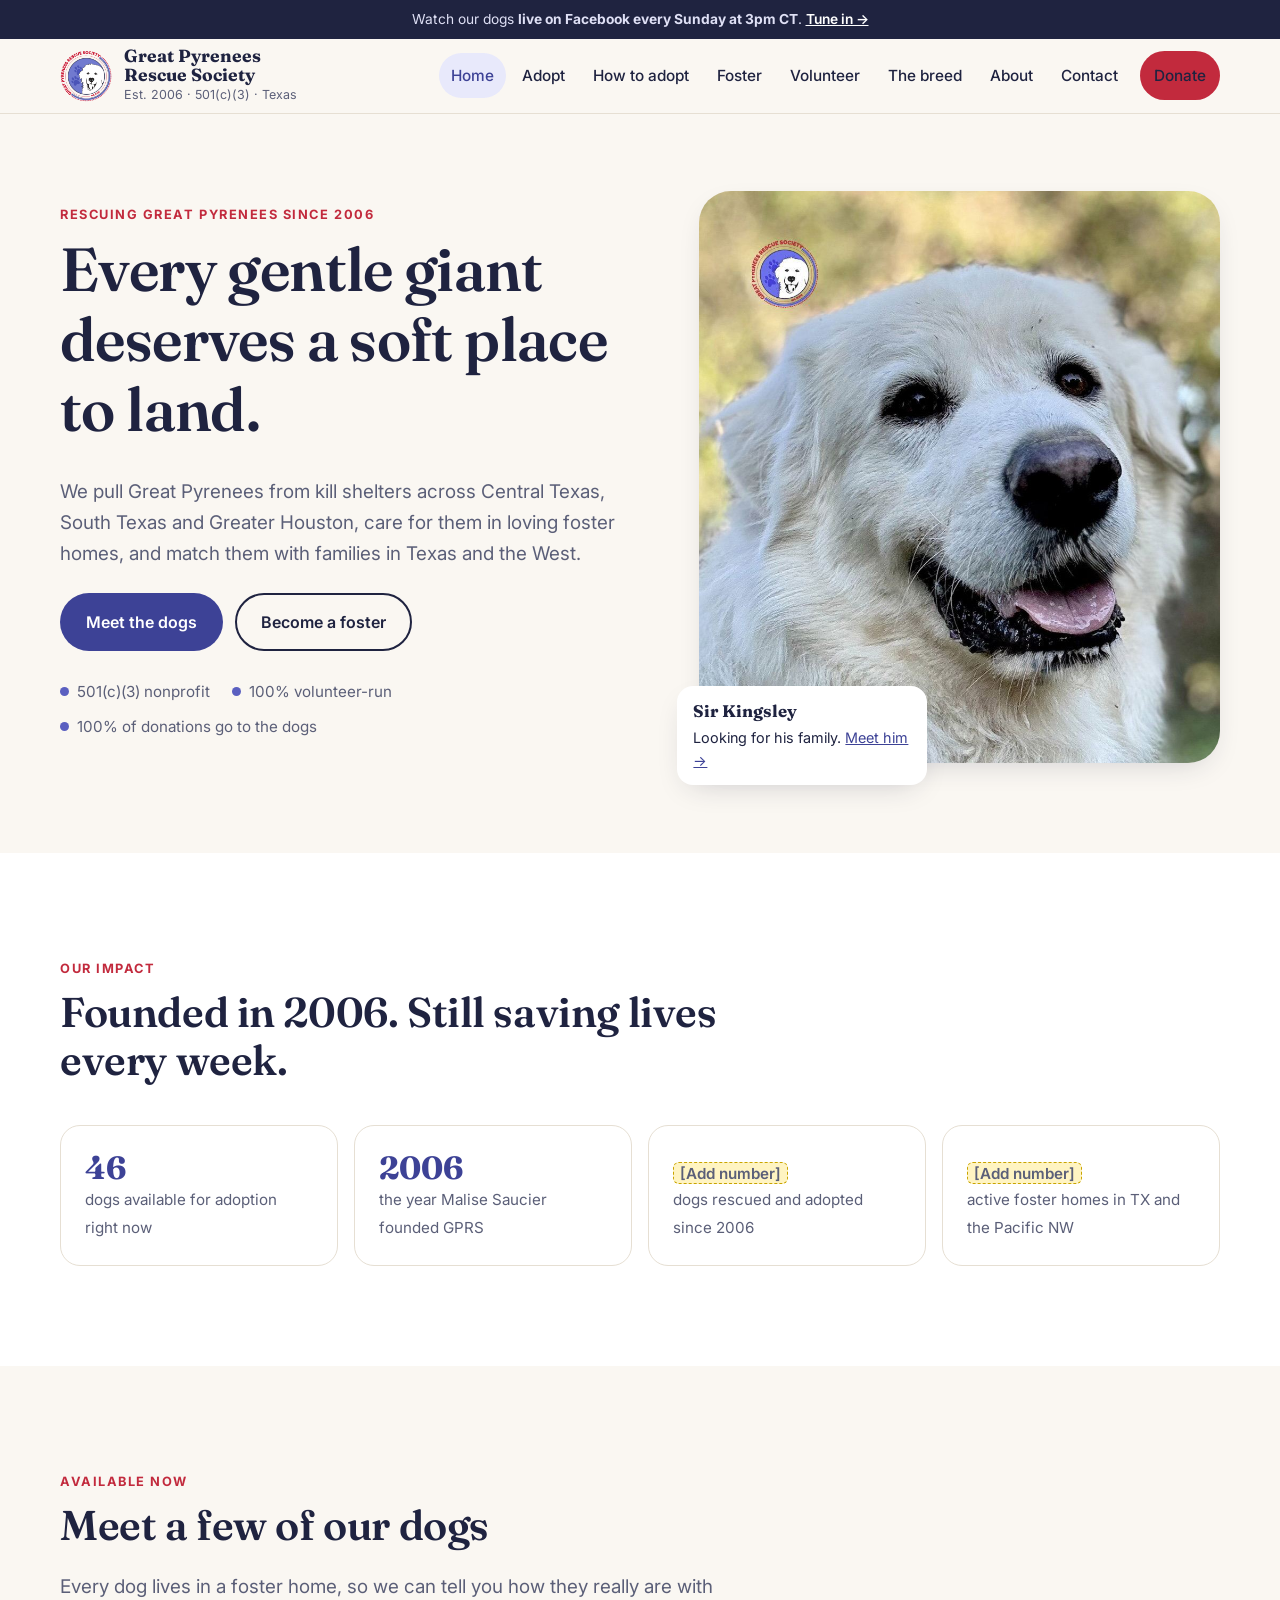
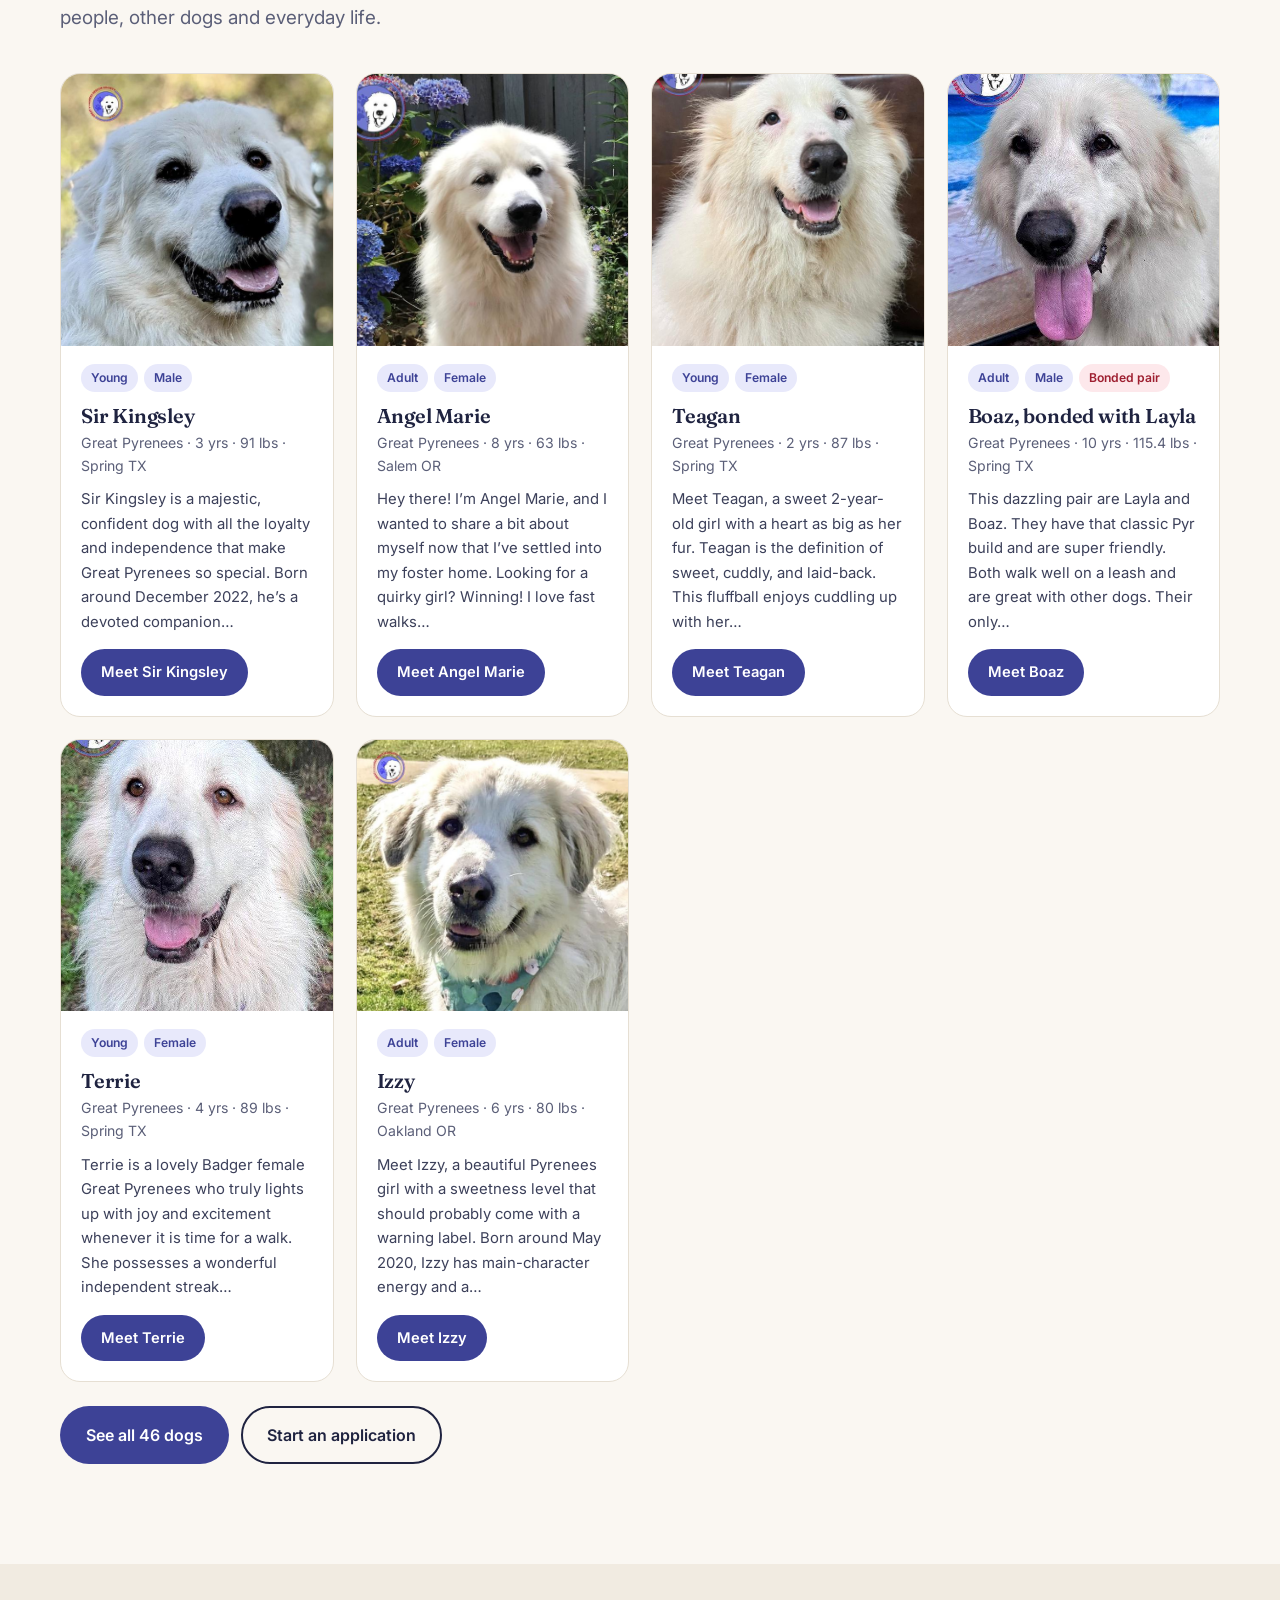
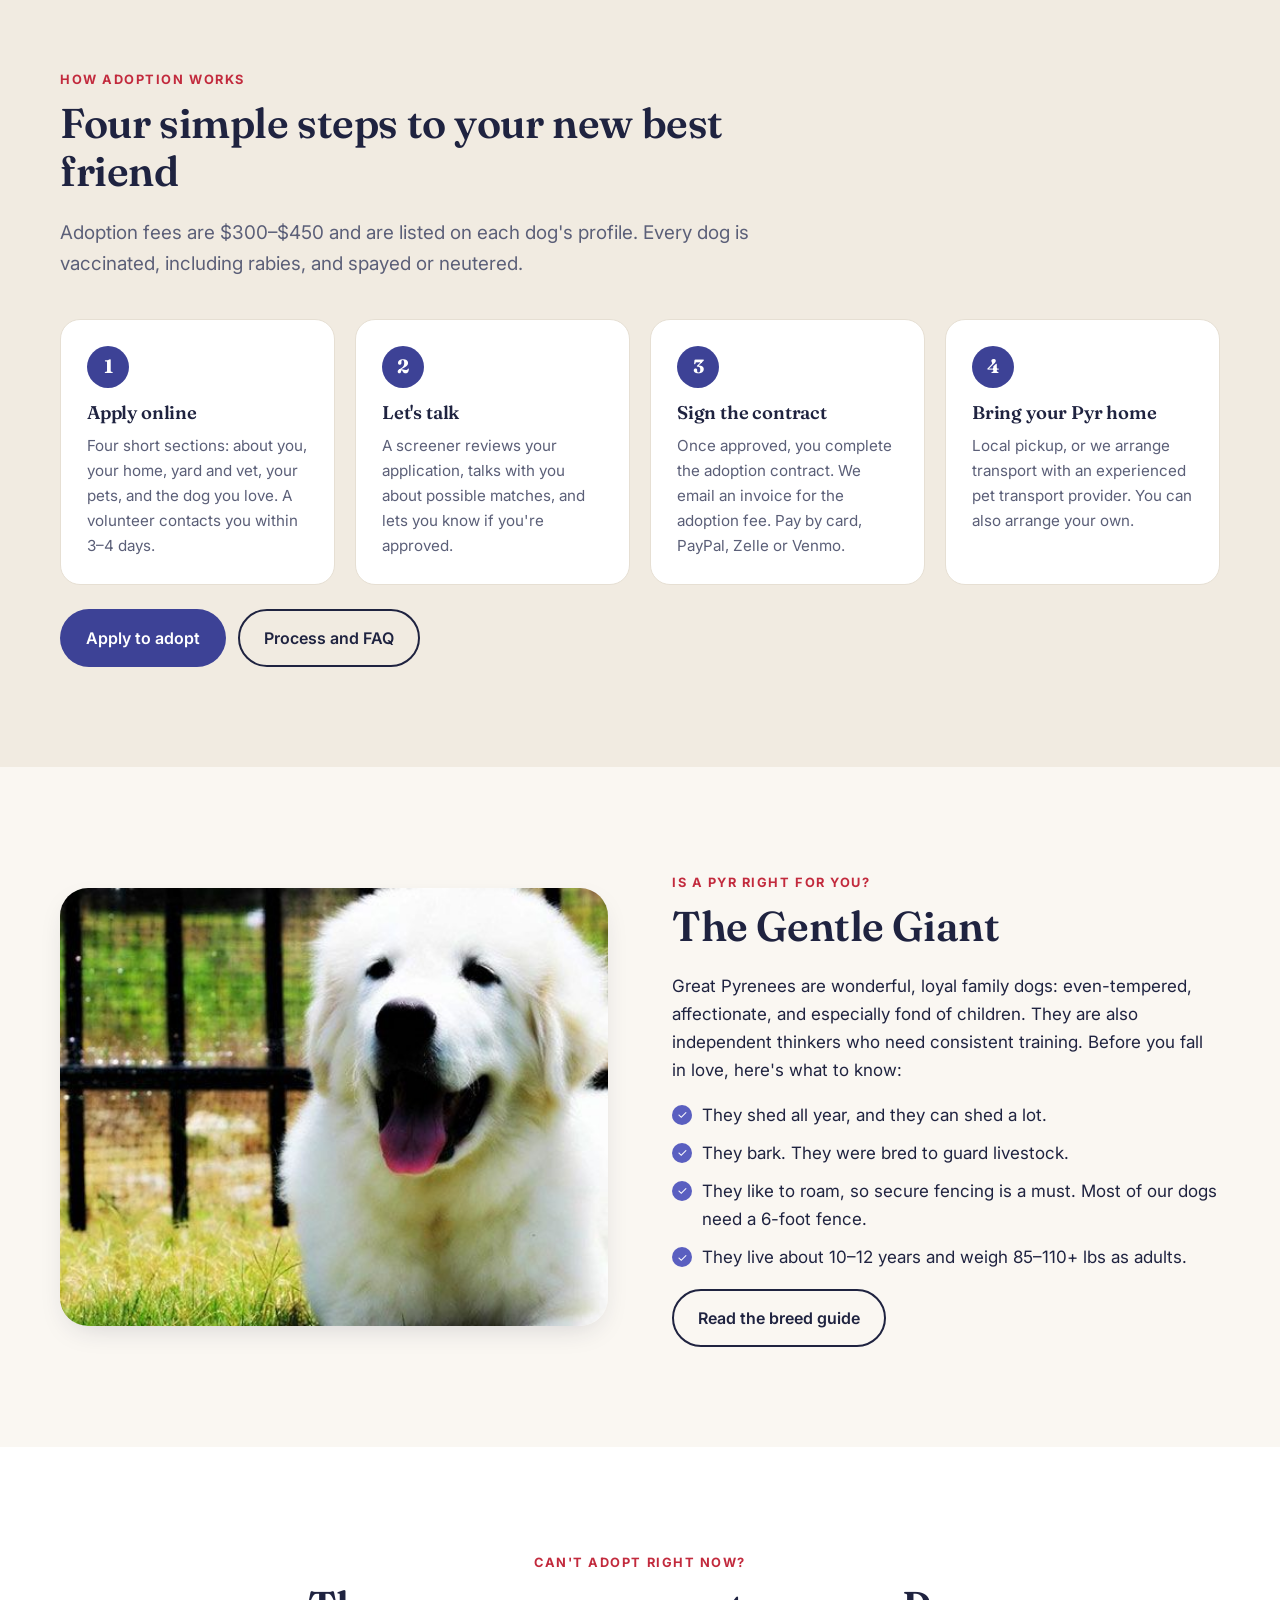
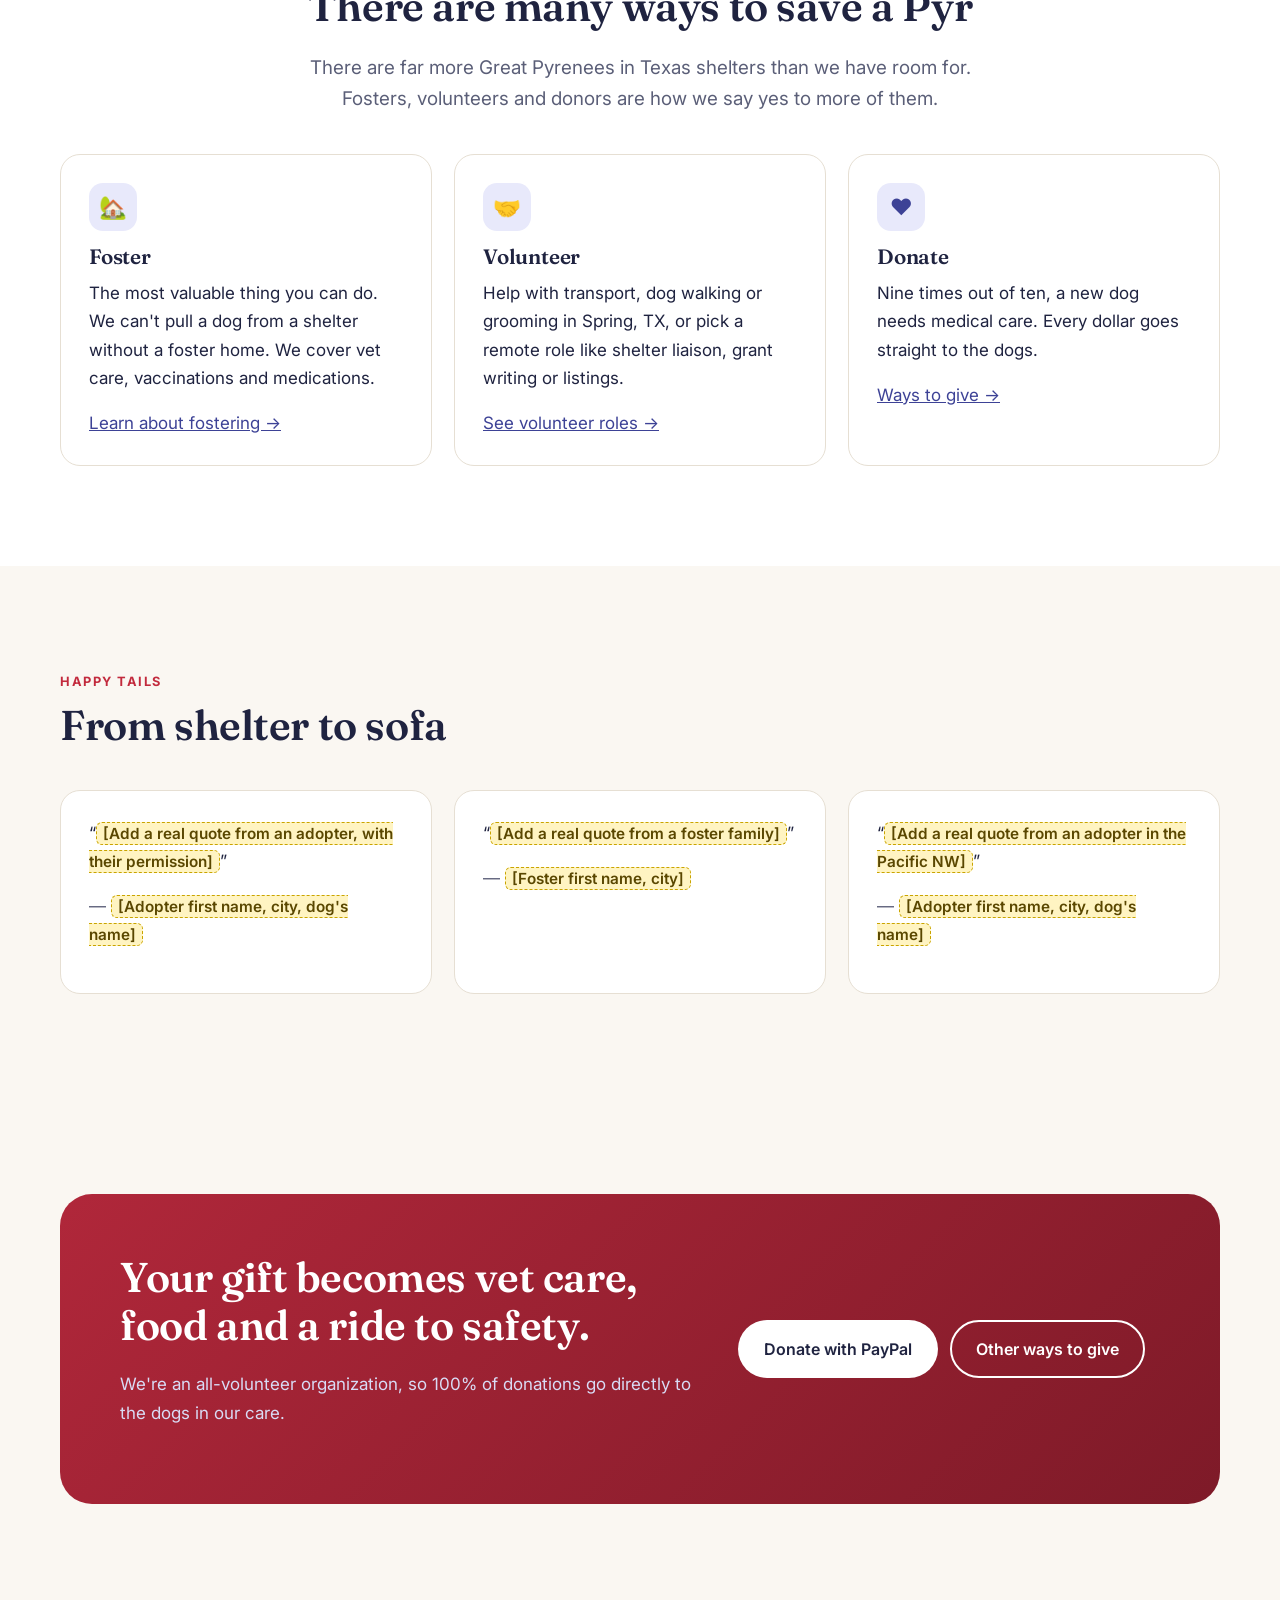
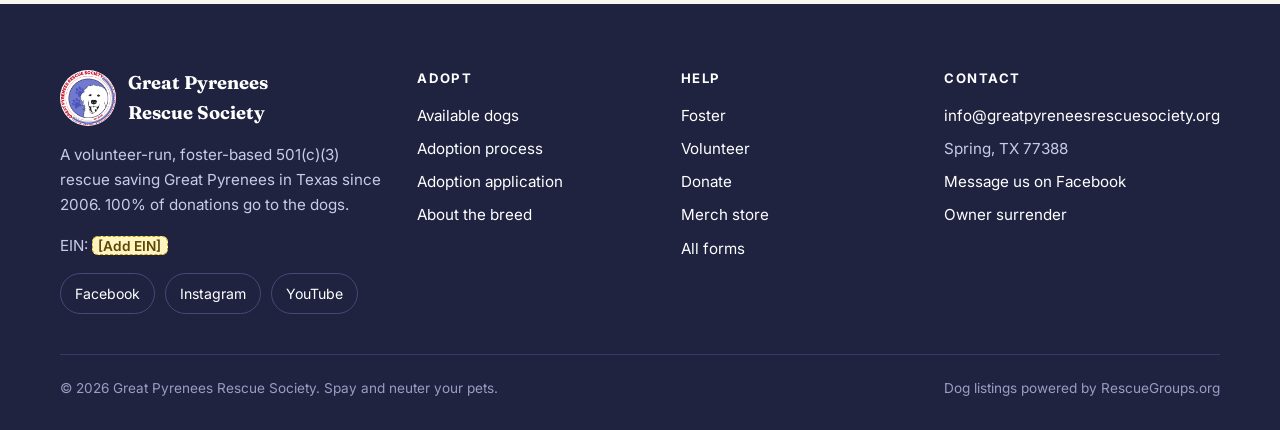
<file: index.html>
<!doctype html><html lang="en"><head><meta charset="utf-8"><meta name="viewport" content="width=device-width,initial-scale=1">
<title>Great Pyrenees Rescue Society | Adopt a Gentle Giant in Texas</title><meta name="description" content="Volunteer-run, foster-based 501(c)(3) rescue saving Great Pyrenees from Texas shelters since 2006. Adopt, foster, volunteer or donate.">
<meta property="og:title" content="Great Pyrenees Rescue Society | Adopt a Gentle Giant in Texas"><meta property="og:description" content="Volunteer-run, foster-based 501(c)(3) rescue saving Great Pyrenees from Texas shelters since 2006. Adopt, foster, volunteer or donate."><meta property="og:image" content="img/og-logo.jpg"><meta property="og:type" content="website">
<link rel="icon" href="img/favicon.png"><link rel="preconnect" href="https://fonts.googleapis.com"><link rel="preconnect" href="https://fonts.gstatic.com" crossorigin>
<link href="https://fonts.googleapis.com/css2?family=Fraunces:opsz,wght@9..144,500;9..144,600&family=Inter:wght@400;500;600;700&display=swap" rel="stylesheet">
<link rel="stylesheet" href="assets/style.css">
<script type="application/ld+json">{"@context":"https://schema.org","@type":"NGO","name":"Great Pyrenees Rescue Society","alternateName":"GPRS","foundingDate":"2006","email":"info@greatpyreneesrescuesociety.org","address":{"@type":"PostalAddress","addressLocality":"Spring","addressRegion":"TX","postalCode":"77388","addressCountry":"US"},"sameAs":["https://www.facebook.com/rescuegreatpyrs","https://www.instagram.com/GreatPyreneesRescueSocietyinc/","https://www.youtube.com/@gprspyrs"]}</script>
</head><body><a class="skip" href="#main">Skip to content</a>
<div class="topbar">Watch our dogs <b>live on Facebook every Sunday at 3pm CT</b>. <a href="https://www.facebook.com/rescuegreatpyrs" target="_blank" rel="noopener">Tune in →</a></div>
<header class="site"><div class="wrap nav"><a class="brand" href="index.html"><img src="img/logo.png" alt="" width="52" height="52"><span><b>Great Pyrenees<br>Rescue Society</b><small>Est. 2006 · 501(c)(3) · Texas</small></span></a>
<button class="menu-toggle" aria-expanded="false" aria-controls="menu">Menu</button>
<ul class="menu" id="menu"><li><a href="index.html" aria-current=page>Home</a></li><li><a href="adopt.html">Adopt</a></li><li><a href="process.html">How to adopt</a></li><li><a href="foster.html">Foster</a></li><li><a href="volunteer.html">Volunteer</a></li><li><a href="breed.html">The breed</a></li><li><a href="about.html">About</a></li><li><a href="contact.html">Contact</a></li><li><a class="btn btn-donate btn-sm" href="donate.html">Donate</a></li></ul></div></header>
<main id="main">
<section class="hero"><div class="wrap hero-grid"><div>
<span class="eyebrow">Rescuing Great Pyrenees since 2006</span>
<h1>Every gentle giant deserves a soft place to land.</h1>
<p class="lead">We pull Great Pyrenees from kill shelters across Central Texas, South Texas and Greater Houston, care for them in loving foster homes, and match them with families in Texas and the West.</p>
<div class="btns"><a class="btn btn-primary" href="adopt.html">Meet the dogs</a><a class="btn btn-ghost" href="foster.html">Become a foster</a></div>
<ul class="trust-row"><li>501(c)(3) nonprofit</li><li>100% volunteer-run</li><li>100% of donations go to the dogs</li></ul>
</div><figure class="hero-photo"><img src="img/hero-sir-kingsley.jpg" alt="Sir Kingsley, a white Great Pyrenees, smiling outdoors" width="1000" height="1148" fetchpriority="high">
<figcaption><b>Sir Kingsley</b>Looking for his family. <a href="https://gprs.rescuegroups.org/animals/detail?AnimalID=21177255" target="_blank" rel="noopener">Meet him →</a></figcaption></figure></div></section>

<section class="alt" aria-labelledby="impact"><div class="wrap">
<div class="section-head"><span class="eyebrow">Our impact</span><h2 id="impact">Founded in 2006. Still saving lives every week.</h2></div>
<div class="stats">
<div class="stat"><b>46</b><span>dogs available for adoption right now</span></div>
<div class="stat"><b>2006</b><span>the year Malise Saucier founded GPRS</span></div>
<div class="stat"><b><span class="ph">[Add number]</span></b><span>dogs rescued and adopted since 2006</span></div>
<div class="stat"><b><span class="ph">[Add number]</span></b><span>active foster homes in TX and the Pacific NW</span></div>
</div></div></section>

<section aria-labelledby="feat"><div class="wrap">
<div class="section-head"><span class="eyebrow">Available now</span><h2 id="feat">Meet a few of our dogs</h2><p class="lead">Every dog lives in a foster home, so we can tell you how they really are with people, other dogs and everyday life.</p></div>
<div class="dogs"><article class="dog"><a href="https://gprs.rescuegroups.org/animals/detail?AnimalID=21177255" target="_blank" rel="noopener" tabindex="-1" aria-hidden="true"><img src="img/dogs/21177255.jpg" alt="Sir Kingsley, Great Pyrenees" loading="lazy" width="400" height="400"></a>
<div class="body"><div class="tags"><span class="tag">Young</span><span class="tag">Male</span></div><h3>Sir Kingsley</h3><div class="meta">Great Pyrenees · 3 yrs · 91 lbs · Spring TX</div>
<p>Sir Kingsley is a majestic, confident dog with all the loyalty and independence that make Great Pyrenees so special. Born around December 2022, he’s a devoted companion…</p><div class="actions"><a class="btn btn-primary btn-sm" href="https://gprs.rescuegroups.org/animals/detail?AnimalID=21177255" target="_blank" rel="noopener">Meet Sir Kingsley</a></div></div></article><article class="dog"><a href="https://gprs.rescuegroups.org/animals/detail?AnimalID=22486521" target="_blank" rel="noopener" tabindex="-1" aria-hidden="true"><img src="img/dogs/22486521.jpg" alt="Angel Marie, Great Pyrenees" loading="lazy" width="400" height="400"></a>
<div class="body"><div class="tags"><span class="tag">Adult</span><span class="tag">Female</span></div><h3>Angel Marie</h3><div class="meta">Great Pyrenees · 8 yrs · 63 lbs · Salem OR</div>
<p>Hey there! I’m Angel Marie, and I wanted to share a bit about myself now that I’ve settled into my foster home. Looking for a quirky girl? Winning! I love fast walks…</p><div class="actions"><a class="btn btn-primary btn-sm" href="https://gprs.rescuegroups.org/animals/detail?AnimalID=22486521" target="_blank" rel="noopener">Meet Angel Marie</a></div></div></article><article class="dog"><a href="https://gprs.rescuegroups.org/animals/detail?AnimalID=22151962" target="_blank" rel="noopener" tabindex="-1" aria-hidden="true"><img src="img/dogs/22151962.jpg" alt="Teagan, Great Pyrenees" loading="lazy" width="400" height="400"></a>
<div class="body"><div class="tags"><span class="tag">Young</span><span class="tag">Female</span></div><h3>Teagan</h3><div class="meta">Great Pyrenees · 2 yrs · 87 lbs · Spring TX</div>
<p>Meet Teagan, a sweet 2-year-old girl with a heart as big as her fur. Teagan is the definition of sweet, cuddly, and laid-back. This fluffball enjoys cuddling up with her…</p><div class="actions"><a class="btn btn-primary btn-sm" href="https://gprs.rescuegroups.org/animals/detail?AnimalID=22151962" target="_blank" rel="noopener">Meet Teagan</a></div></div></article><article class="dog"><a href="https://gprs.rescuegroups.org/animals/detail?AnimalID=17373586" target="_blank" rel="noopener" tabindex="-1" aria-hidden="true"><img src="img/dogs/17373586.jpg" alt="Boaz, bonded with Layla, Great Pyrenees" loading="lazy" width="400" height="400"></a>
<div class="body"><div class="tags"><span class="tag">Adult</span><span class="tag">Male</span><span class="tag red">Bonded pair</span></div><h3>Boaz, bonded with Layla</h3><div class="meta">Great Pyrenees · 10 yrs · 115.4 lbs · Spring TX</div>
<p>This dazzling pair are Layla and Boaz. They have that classic Pyr build and are super friendly. Both walk well on a leash and are great with other dogs. Their only…</p><div class="actions"><a class="btn btn-primary btn-sm" href="https://gprs.rescuegroups.org/animals/detail?AnimalID=17373586" target="_blank" rel="noopener">Meet Boaz</a></div></div></article><article class="dog"><a href="https://gprs.rescuegroups.org/animals/detail?AnimalID=21270007" target="_blank" rel="noopener" tabindex="-1" aria-hidden="true"><img src="img/dogs/21270007.jpg" alt="Terrie, Great Pyrenees" loading="lazy" width="400" height="400"></a>
<div class="body"><div class="tags"><span class="tag">Young</span><span class="tag">Female</span></div><h3>Terrie</h3><div class="meta">Great Pyrenees · 4 yrs · 89 lbs · Spring TX</div>
<p>Terrie is a lovely Badger female Great Pyrenees who truly lights up with joy and excitement whenever it is time for a walk. She possesses a wonderful independent streak…</p><div class="actions"><a class="btn btn-primary btn-sm" href="https://gprs.rescuegroups.org/animals/detail?AnimalID=21270007" target="_blank" rel="noopener">Meet Terrie</a></div></div></article><article class="dog"><a href="https://gprs.rescuegroups.org/animals/detail?AnimalID=15785859" target="_blank" rel="noopener" tabindex="-1" aria-hidden="true"><img src="img/dogs/15785859.jpg" alt="Izzy, Great Pyrenees" loading="lazy" width="400" height="400"></a>
<div class="body"><div class="tags"><span class="tag">Adult</span><span class="tag">Female</span></div><h3>Izzy</h3><div class="meta">Great Pyrenees · 6 yrs · 80 lbs · Oakland OR</div>
<p>Meet Izzy, a beautiful Pyrenees girl with a sweetness level that should probably come with a warning label. Born around May 2020, Izzy has main-character energy and a…</p><div class="actions"><a class="btn btn-primary btn-sm" href="https://gprs.rescuegroups.org/animals/detail?AnimalID=15785859" target="_blank" rel="noopener">Meet Izzy</a></div></div></article></div>
<div class="btns"><a class="btn btn-primary" href="adopt.html">See all 46 dogs</a><a class="btn btn-ghost" href="https://gprs.rescuegroups.org/forms/form?formid=6206" target="_blank" rel="noopener">Start an application</a></div></div></section>

<section class="sand" aria-labelledby="how"><div class="wrap">
<div class="section-head"><span class="eyebrow">How adoption works</span><h2 id="how">Four simple steps to your new best friend</h2><p class="lead">Adoption fees are $300–$450 and are listed on each dog's profile. Every dog is vaccinated, including rabies, and spayed or neutered.</p></div>
<ol class="steps">
<li><h3>Apply online</h3><p>Four short sections: about you, your home, yard and vet, your pets, and the dog you love. A volunteer contacts you within 3–4 days.</p></li>
<li><h3>Let's talk</h3><p>A screener reviews your application, talks with you about possible matches, and lets you know if you're approved.</p></li>
<li><h3>Sign the contract</h3><p>Once approved, you complete the adoption contract. We email an invoice for the adoption fee. Pay by card, PayPal, Zelle or Venmo.</p></li>
<li><h3>Bring your Pyr home</h3><p>Local pickup, or we arrange transport with an experienced pet transport provider. You can also arrange your own.</p></li></ol><div class="btns"><a class="btn btn-primary" href="https://gprs.rescuegroups.org/forms/form?formid=6206" target="_blank" rel="noopener">Apply to adopt</a><a class="btn btn-ghost" href="process.html">Process and FAQ</a></div></div></section>

<section aria-labelledby="breed"><div class="wrap split">
<img src="img/puppy-banner.jpg" alt="A fluffy white Great Pyrenees puppy lying in the grass" width="540" height="400">
<div><span class="eyebrow">Is a Pyr right for you?</span><h2 id="breed">The Gentle Giant</h2>
<p>Great Pyrenees are wonderful, loyal family dogs: even-tempered, affectionate, and especially fond of children. They are also independent thinkers who need consistent training. Before you fall in love, here's what to know:</p>
<ul class="checks"><li>They shed all year, and they can shed a lot.</li><li>They bark. They were bred to guard livestock.</li><li>They like to roam, so secure fencing is a must. Most of our dogs need a 6-foot fence.</li><li>They live about 10–12 years and weigh 85–110+ lbs as adults.</li></ul>
<a class="btn btn-ghost" href="breed.html">Read the breed guide</a></div></div></section>

<section class="alt" aria-labelledby="help"><div class="wrap">
<div class="section-head center"><span class="eyebrow">Can't adopt right now?</span><h2 id="help">There are many ways to save a Pyr</h2><p class="lead">There are far more Great Pyrenees in Texas shelters than we have room for. Fosters, volunteers and donors are how we say yes to more of them.</p></div>
<div class="grid g3">
<div class="card"><div class="icon" aria-hidden="true">🏡</div><h3>Foster</h3><p>The most valuable thing you can do. We can't pull a dog from a shelter without a foster home. We cover vet care, vaccinations and medications.</p><a href="foster.html">Learn about fostering →</a></div>
<div class="card"><div class="icon" aria-hidden="true">🤝</div><h3>Volunteer</h3><p>Help with transport, dog walking or grooming in Spring, TX, or pick a remote role like shelter liaison, grant writing or listings.</p><a href="volunteer.html">See volunteer roles →</a></div>
<div class="card"><div class="icon" aria-hidden="true">❤️</div><h3>Donate</h3><p>Nine times out of ten, a new dog needs medical care. Every dollar goes straight to the dogs.</p><a href="donate.html">Ways to give →</a></div>
</div></div></section>

<section aria-labelledby="stories"><div class="wrap">
<div class="section-head"><span class="eyebrow">Happy tails</span><h2 id="stories">From shelter to sofa</h2></div>
<div class="grid g3">
<div class="card"><p>“<span class="ph">[Add a real quote from an adopter, with their permission]</span>”</p><p class="muted">— <span class="ph">[Adopter first name, city, dog's name]</span></p></div>
<div class="card"><p>“<span class="ph">[Add a real quote from a foster family]</span>”</p><p class="muted">— <span class="ph">[Foster first name, city]</span></p></div>
<div class="card"><p>“<span class="ph">[Add a real quote from an adopter in the Pacific NW]</span>”</p><p class="muted">— <span class="ph">[Adopter first name, city, dog's name]</span></p></div>
</div></div></section>

<section aria-label="Donate"><div class="wrap"><div class="band red">
<div><h2>Your gift becomes vet care, food and a ride to safety.</h2><p>We're an all-volunteer organization, so 100% of donations go directly to the dogs in our care.</p></div>
<div class="btns" style="margin:0"><a class="btn btn-light" href="https://www.paypal.com/donate/?hosted_button_id=TGUHEX5CQDQXJ" target="_blank" rel="noopener">Donate with PayPal</a><a class="btn btn-ghost" style="border-color:#fff;color:#fff" href="donate.html">Other ways to give</a></div>
</div></div></section>
</main>
<footer class="site"><div class="wrap"><div class="fgrid">
<div><div class="fbrand"><img src="img/logo.png" alt="" width="56" height="56"><b>Great Pyrenees<br>Rescue Society</b></div>
<p>A volunteer-run, foster-based 501(c)(3) rescue saving Great Pyrenees in Texas since 2006. 100% of donations go to the dogs.</p>
<p>EIN: <span class="ph">[Add EIN]</span></p>
<div class="social"><a href="https://www.facebook.com/rescuegreatpyrs" target="_blank" rel="noopener">Facebook</a><a href="https://www.instagram.com/GreatPyreneesRescueSocietyinc/" target="_blank" rel="noopener">Instagram</a><a href="https://www.youtube.com/@gprspyrs" target="_blank" rel="noopener">YouTube</a></div></div>
<div><h4>Adopt</h4><ul><li><a href="adopt.html">Available dogs</a></li><li><a href="process.html">Adoption process</a></li><li><a href="https://gprs.rescuegroups.org/forms/form?formid=6206" target="_blank" rel="noopener">Adoption application</a></li><li><a href="breed.html">About the breed</a></li></ul></div>
<div><h4>Help</h4><ul><li><a href="foster.html">Foster</a></li><li><a href="volunteer.html">Volunteer</a></li><li><a href="donate.html">Donate</a></li><li><a href="https://www.bonfire.com/store/gprs/" target="_blank" rel="noopener">Merch store</a></li><li><a href="https://gprs.rescuegroups.org/forms" target="_blank" rel="noopener">All forms</a></li></ul></div>
<div><h4>Contact</h4><ul><li><a href="mailto:info@greatpyreneesrescuesociety.org">info@greatpyreneesrescuesociety.org</a></li><li>Spring, TX 77388</li><li><a href="https://www.facebook.com/rescuegreatpyrs" target="_blank" rel="noopener">Message us on Facebook</a></li><li><a href="contact.html#surrender">Owner surrender</a></li></ul></div>
</div><div class="legal"><span>© 2026 Great Pyrenees Rescue Society. Spay and neuter your pets.</span><span>Dog listings powered by RescueGroups.org</span></div></div></footer>
<script>const t=document.querySelector('.menu-toggle'),m=document.getElementById('menu');t.addEventListener('click',()=>{const o=m.classList.toggle('open');t.setAttribute('aria-expanded',o)});</script>
</body></html>
</file>
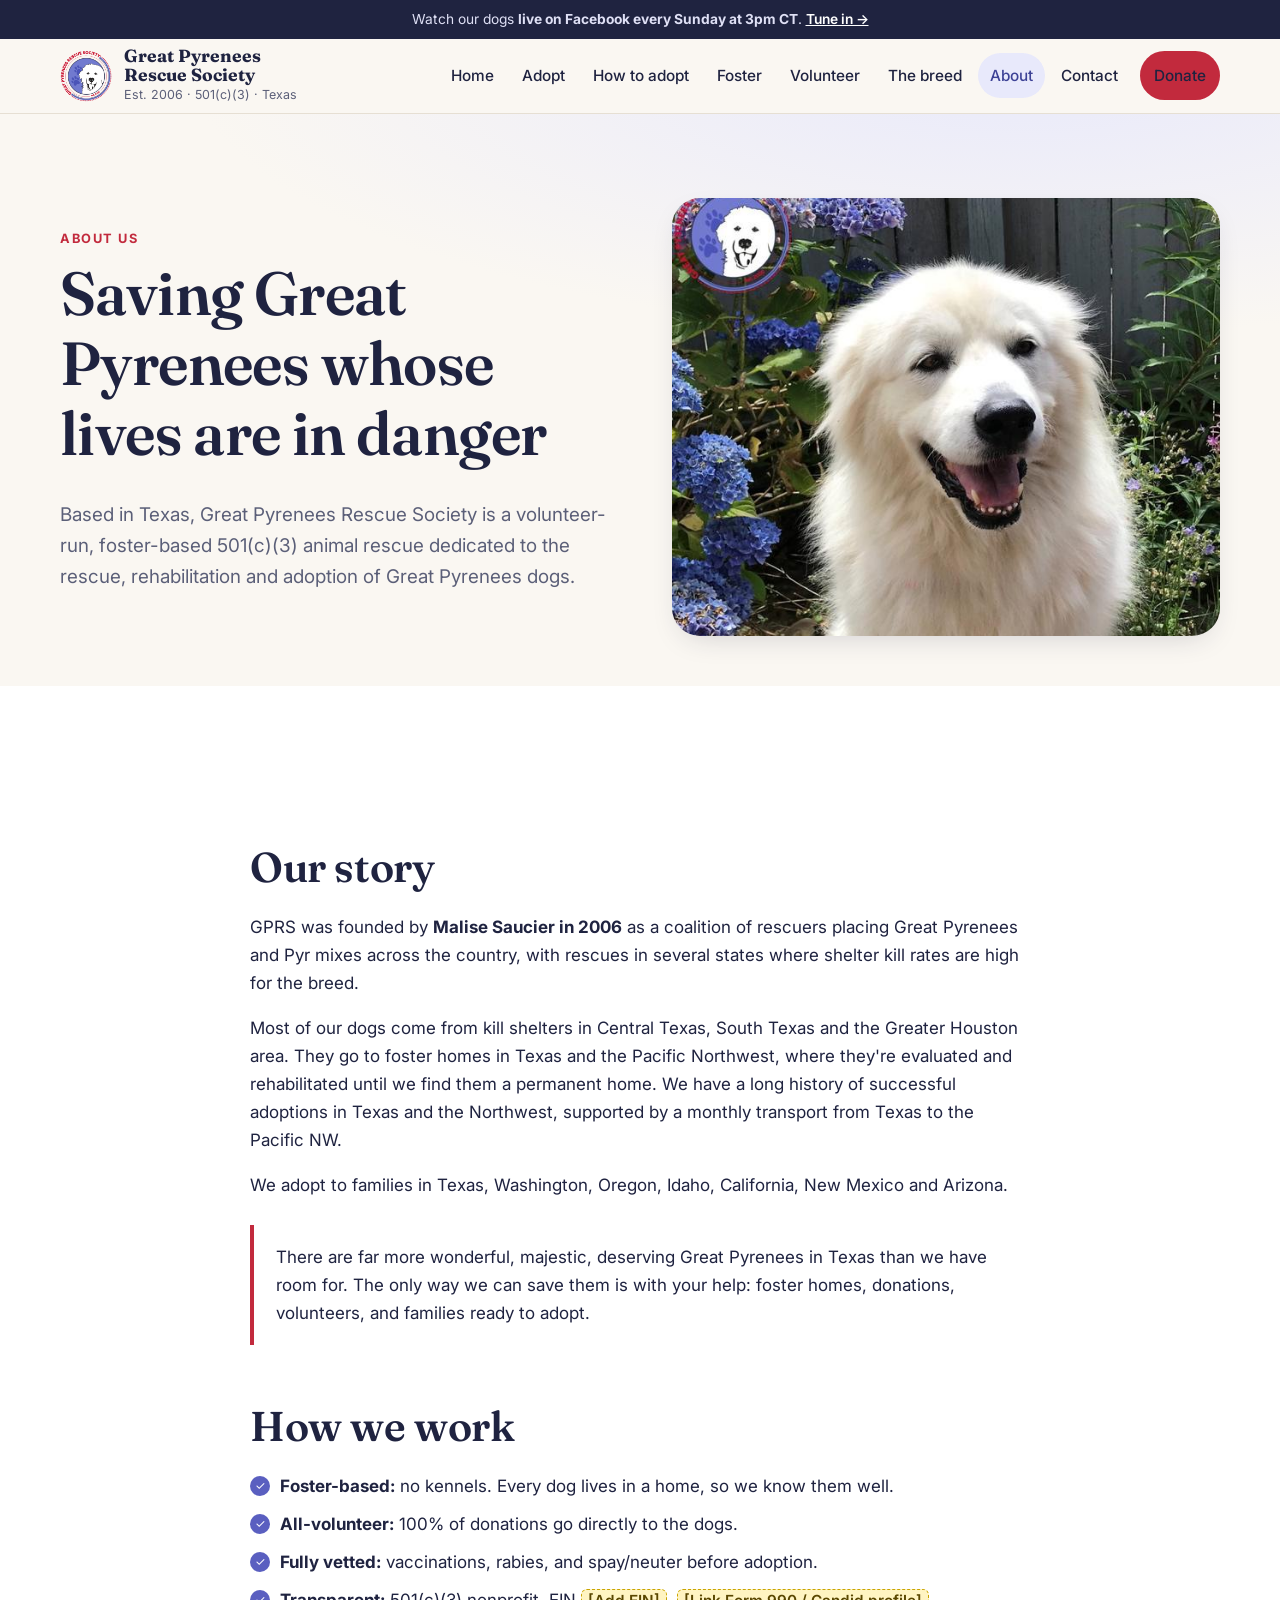
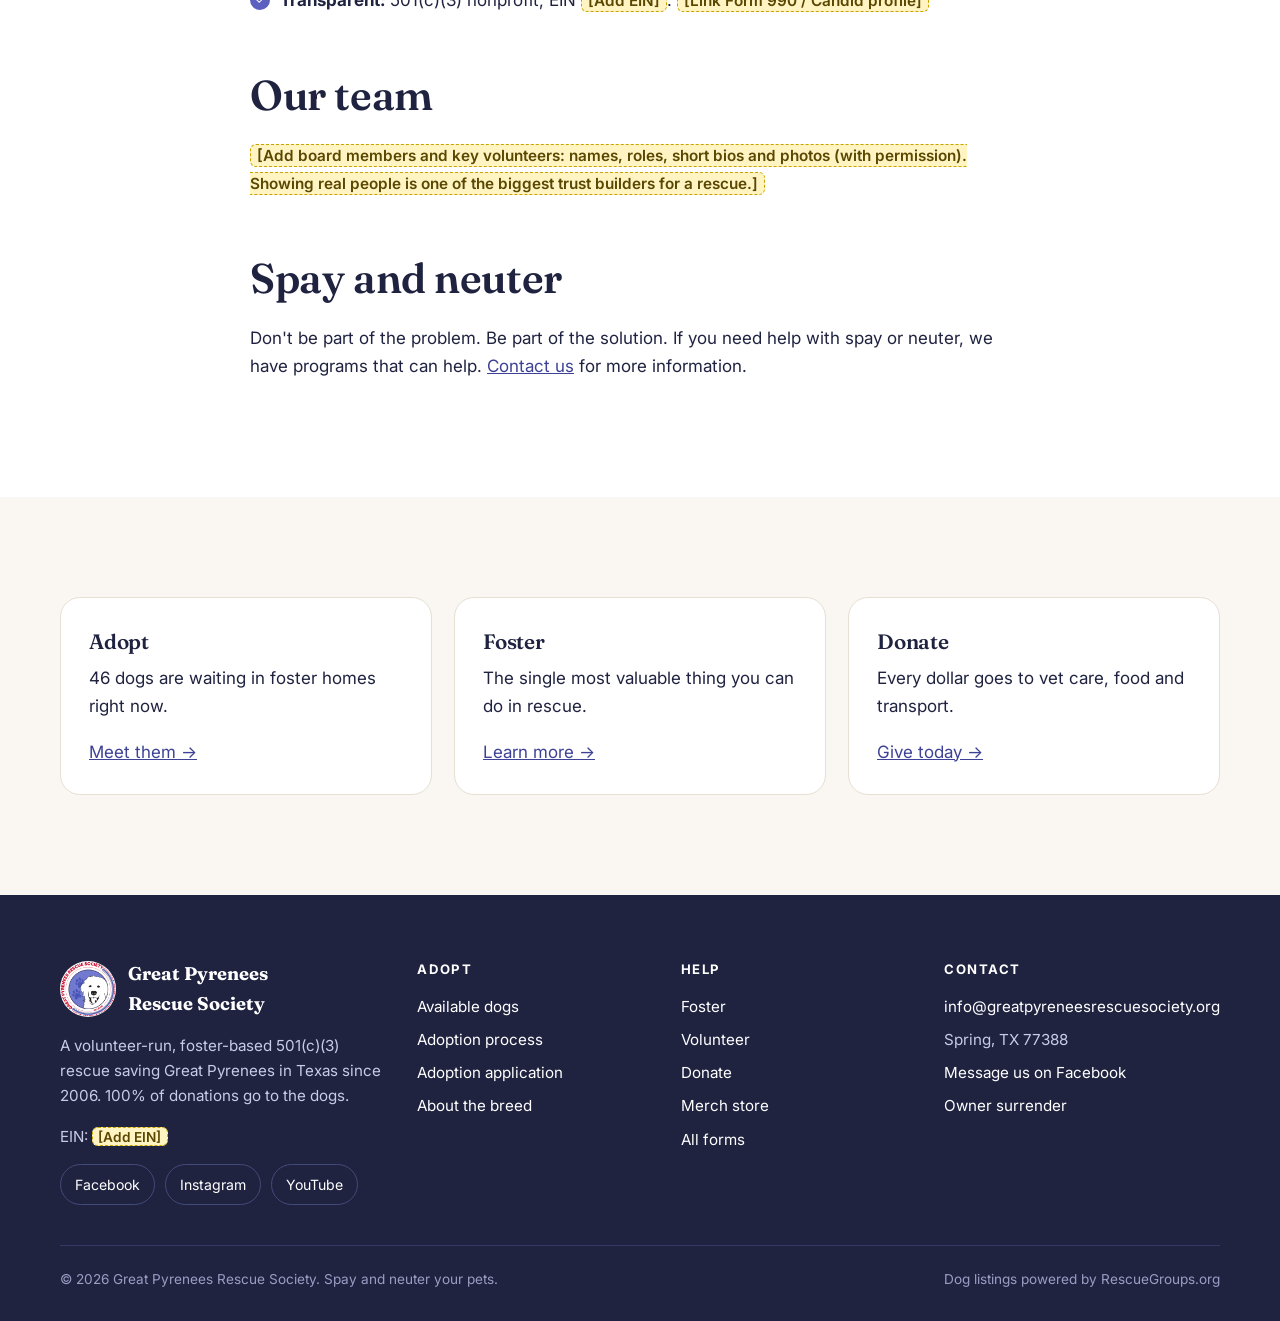
<file: about.html>
<!doctype html><html lang="en"><head><meta charset="utf-8"><meta name="viewport" content="width=device-width,initial-scale=1">
<title>About Us | Great Pyrenees Rescue Society</title><meta name="description" content="Founded in 2006 by Malise Saucier, GPRS is a volunteer-run, foster-based 501(c)(3) rescue for Great Pyrenees in Texas.">
<meta property="og:title" content="About Us | Great Pyrenees Rescue Society"><meta property="og:description" content="Founded in 2006 by Malise Saucier, GPRS is a volunteer-run, foster-based 501(c)(3) rescue for Great Pyrenees in Texas."><meta property="og:image" content="img/og-logo.jpg"><meta property="og:type" content="website">
<link rel="icon" href="img/favicon.png"><link rel="preconnect" href="https://fonts.googleapis.com"><link rel="preconnect" href="https://fonts.gstatic.com" crossorigin>
<link href="https://fonts.googleapis.com/css2?family=Fraunces:opsz,wght@9..144,500;9..144,600&family=Inter:wght@400;500;600;700&display=swap" rel="stylesheet">
<link rel="stylesheet" href="assets/style.css">
<script type="application/ld+json">{"@context":"https://schema.org","@type":"NGO","name":"Great Pyrenees Rescue Society","alternateName":"GPRS","foundingDate":"2006","email":"info@greatpyreneesrescuesociety.org","address":{"@type":"PostalAddress","addressLocality":"Spring","addressRegion":"TX","postalCode":"77388","addressCountry":"US"},"sameAs":["https://www.facebook.com/rescuegreatpyrs","https://www.instagram.com/GreatPyreneesRescueSocietyinc/","https://www.youtube.com/@gprspyrs"]}</script>
</head><body><a class="skip" href="#main">Skip to content</a>
<div class="topbar">Watch our dogs <b>live on Facebook every Sunday at 3pm CT</b>. <a href="https://www.facebook.com/rescuegreatpyrs" target="_blank" rel="noopener">Tune in →</a></div>
<header class="site"><div class="wrap nav"><a class="brand" href="index.html"><img src="img/logo.png" alt="" width="52" height="52"><span><b>Great Pyrenees<br>Rescue Society</b><small>Est. 2006 · 501(c)(3) · Texas</small></span></a>
<button class="menu-toggle" aria-expanded="false" aria-controls="menu">Menu</button>
<ul class="menu" id="menu"><li><a href="index.html">Home</a></li><li><a href="adopt.html">Adopt</a></li><li><a href="process.html">How to adopt</a></li><li><a href="foster.html">Foster</a></li><li><a href="volunteer.html">Volunteer</a></li><li><a href="breed.html">The breed</a></li><li><a href="about.html" aria-current=page>About</a></li><li><a href="contact.html">Contact</a></li><li><a class="btn btn-donate btn-sm" href="donate.html">Donate</a></li></ul></div></header>
<main id="main">
<section class="page-hero"><div class="wrap split"><div><span class="eyebrow">About us</span><h1>Saving Great Pyrenees whose lives are in danger</h1>
<p class="lead">Based in Texas, Great Pyrenees Rescue Society is a volunteer-run, foster-based 501(c)(3) animal rescue dedicated to the rescue, rehabilitation and adoption of Great Pyrenees dogs.</p></div>
<img src="img/dogs/22486521.jpg" alt="Angel Marie, a white Great Pyrenees, among blue hydrangeas" width="640" height="567"></div></section>
<section class="alt"><div class="narrow prose">
<h2>Our story</h2><p>GPRS was founded by <b>Malise Saucier in 2006</b> as a coalition of rescuers placing Great Pyrenees and Pyr mixes across the country, with rescues in several states where shelter kill rates are high for the breed.</p>
<p>Most of our dogs come from kill shelters in Central Texas, South Texas and the Greater Houston area. They go to foster homes in Texas and the Pacific Northwest, where they're evaluated and rehabilitated until we find them a permanent home. We have a long history of successful adoptions in Texas and the Northwest, supported by a monthly transport from Texas to the Pacific NW.</p>
<p>We adopt to families in Texas, Washington, Oregon, Idaho, California, New Mexico and Arizona.</p>
<div class="callout">There are far more wonderful, majestic, deserving Great Pyrenees in Texas than we have room for. The only way we can save them is with your help: foster homes, donations, volunteers, and families ready to adopt.</div>
<h2>How we work</h2>
<ul class="checks"><li><b>Foster-based:</b> no kennels. Every dog lives in a home, so we know them well.</li><li><b>All-volunteer:</b> 100% of donations go directly to the dogs.</li><li><b>Fully vetted:</b> vaccinations, rabies, and spay/neuter before adoption.</li><li><b>Transparent:</b> 501(c)(3) nonprofit, EIN <span class="ph">[Add EIN]</span>. <span class="ph">[Link Form 990 / Candid profile]</span></li></ul>
<h2>Our team</h2><p><span class="ph">[Add board members and key volunteers: names, roles, short bios and photos (with permission). Showing real people is one of the biggest trust builders for a rescue.]</span></p>
<h2>Spay and neuter</h2><p>Don't be part of the problem. Be part of the solution. If you need help with spay or neuter, we have programs that can help. <a href="contact.html">Contact us</a> for more information.</p>
</div></section>
<section><div class="wrap"><div class="grid g3">
<div class="card"><h3>Adopt</h3><p>46 dogs are waiting in foster homes right now.</p><a href="adopt.html">Meet them →</a></div>
<div class="card"><h3>Foster</h3><p>The single most valuable thing you can do in rescue.</p><a href="foster.html">Learn more →</a></div>
<div class="card"><h3>Donate</h3><p>Every dollar goes to vet care, food and transport.</p><a href="donate.html">Give today →</a></div></div></div></section></main>
<footer class="site"><div class="wrap"><div class="fgrid">
<div><div class="fbrand"><img src="img/logo.png" alt="" width="56" height="56"><b>Great Pyrenees<br>Rescue Society</b></div>
<p>A volunteer-run, foster-based 501(c)(3) rescue saving Great Pyrenees in Texas since 2006. 100% of donations go to the dogs.</p>
<p>EIN: <span class="ph">[Add EIN]</span></p>
<div class="social"><a href="https://www.facebook.com/rescuegreatpyrs" target="_blank" rel="noopener">Facebook</a><a href="https://www.instagram.com/GreatPyreneesRescueSocietyinc/" target="_blank" rel="noopener">Instagram</a><a href="https://www.youtube.com/@gprspyrs" target="_blank" rel="noopener">YouTube</a></div></div>
<div><h4>Adopt</h4><ul><li><a href="adopt.html">Available dogs</a></li><li><a href="process.html">Adoption process</a></li><li><a href="https://gprs.rescuegroups.org/forms/form?formid=6206" target="_blank" rel="noopener">Adoption application</a></li><li><a href="breed.html">About the breed</a></li></ul></div>
<div><h4>Help</h4><ul><li><a href="foster.html">Foster</a></li><li><a href="volunteer.html">Volunteer</a></li><li><a href="donate.html">Donate</a></li><li><a href="https://www.bonfire.com/store/gprs/" target="_blank" rel="noopener">Merch store</a></li><li><a href="https://gprs.rescuegroups.org/forms" target="_blank" rel="noopener">All forms</a></li></ul></div>
<div><h4>Contact</h4><ul><li><a href="mailto:info@greatpyreneesrescuesociety.org">info@greatpyreneesrescuesociety.org</a></li><li>Spring, TX 77388</li><li><a href="https://www.facebook.com/rescuegreatpyrs" target="_blank" rel="noopener">Message us on Facebook</a></li><li><a href="contact.html#surrender">Owner surrender</a></li></ul></div>
</div><div class="legal"><span>© 2026 Great Pyrenees Rescue Society. Spay and neuter your pets.</span><span>Dog listings powered by RescueGroups.org</span></div></div></footer>
<script>const t=document.querySelector('.menu-toggle'),m=document.getElementById('menu');t.addEventListener('click',()=>{const o=m.classList.toggle('open');t.setAttribute('aria-expanded',o)});</script>
</body></html>
</file>
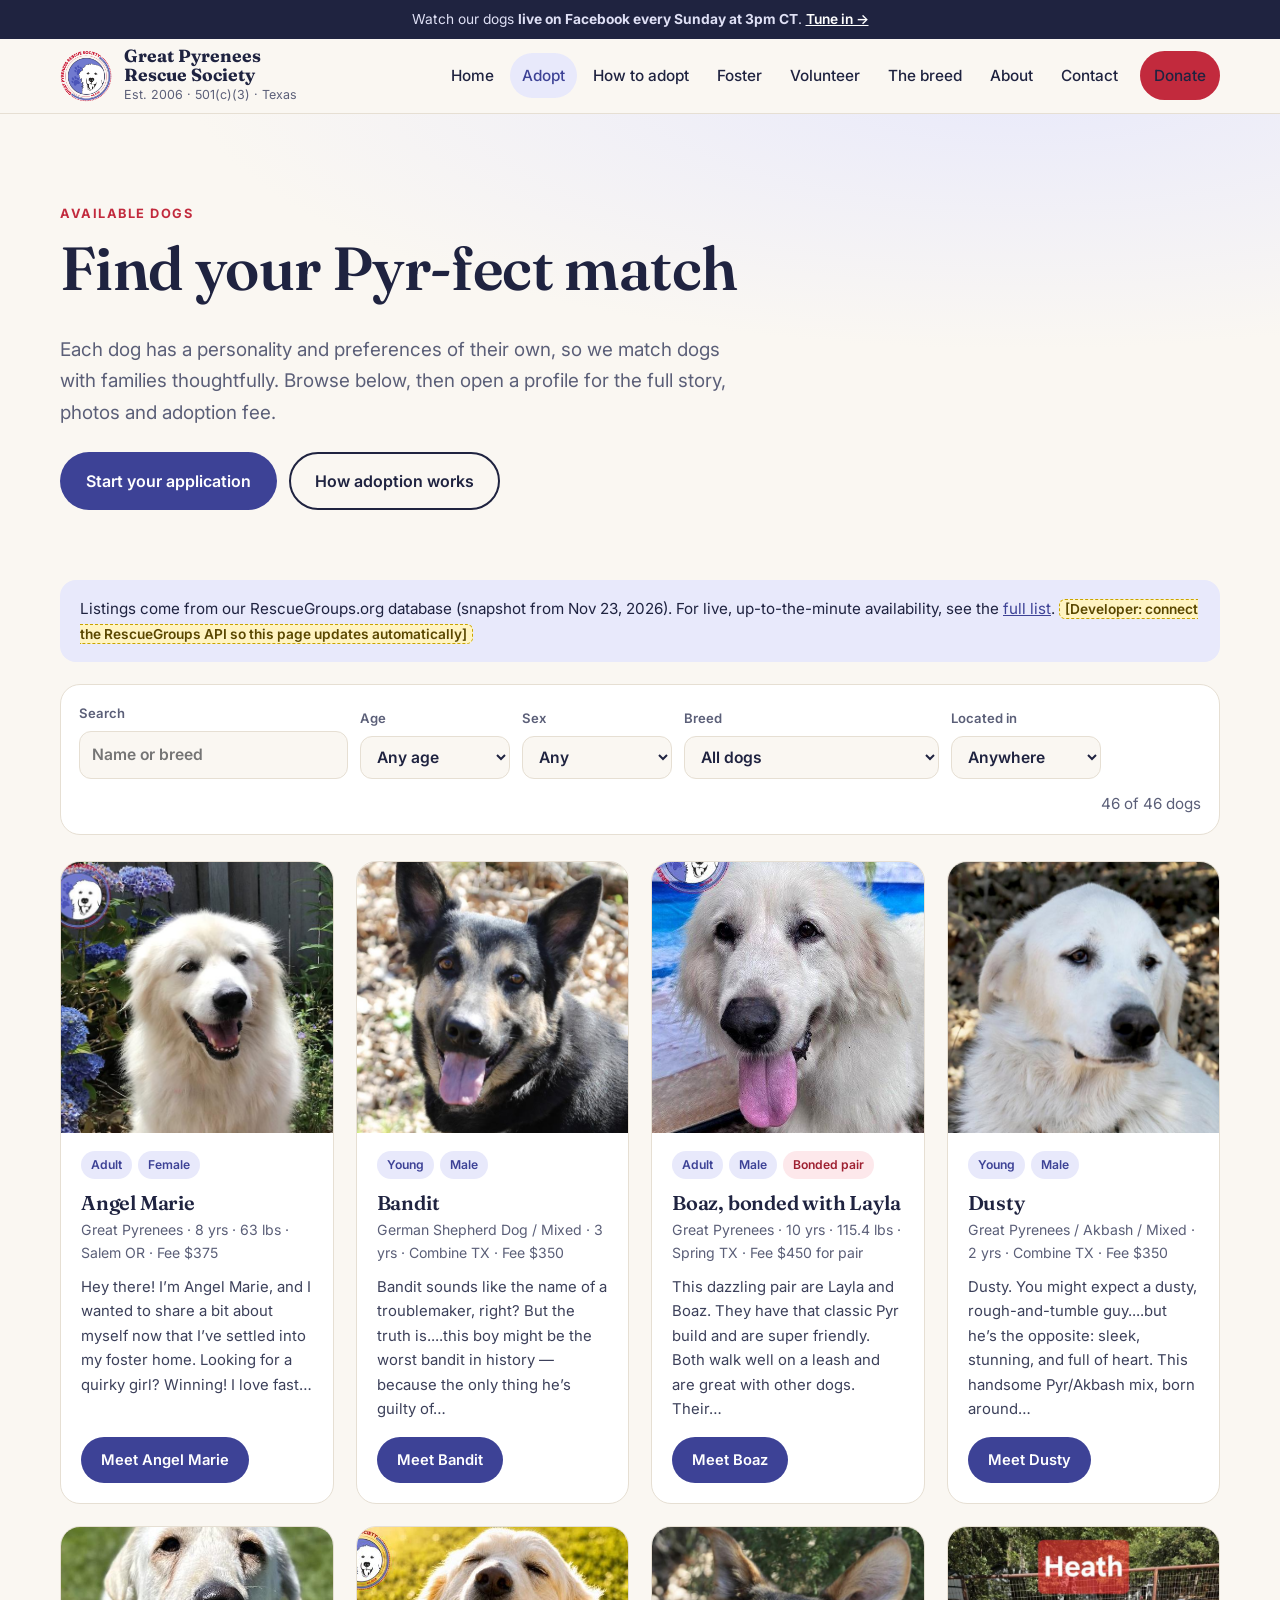
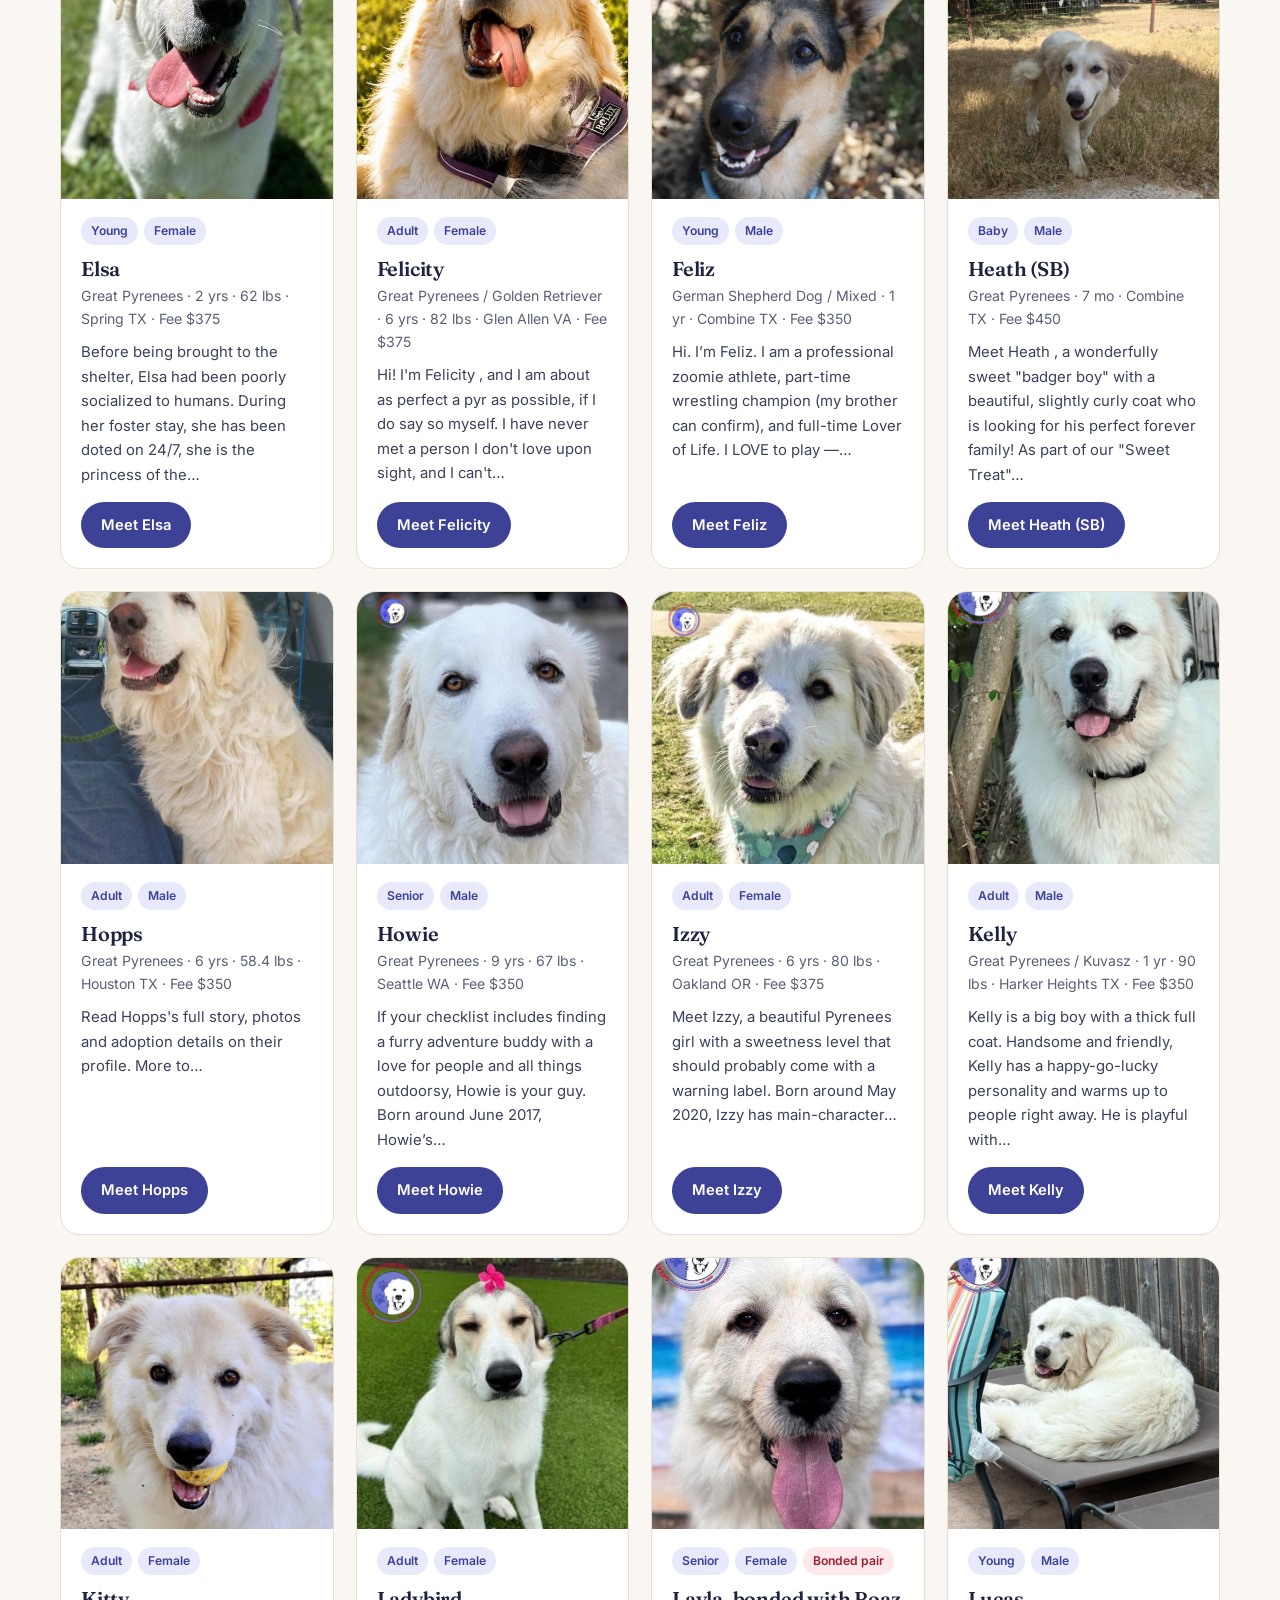
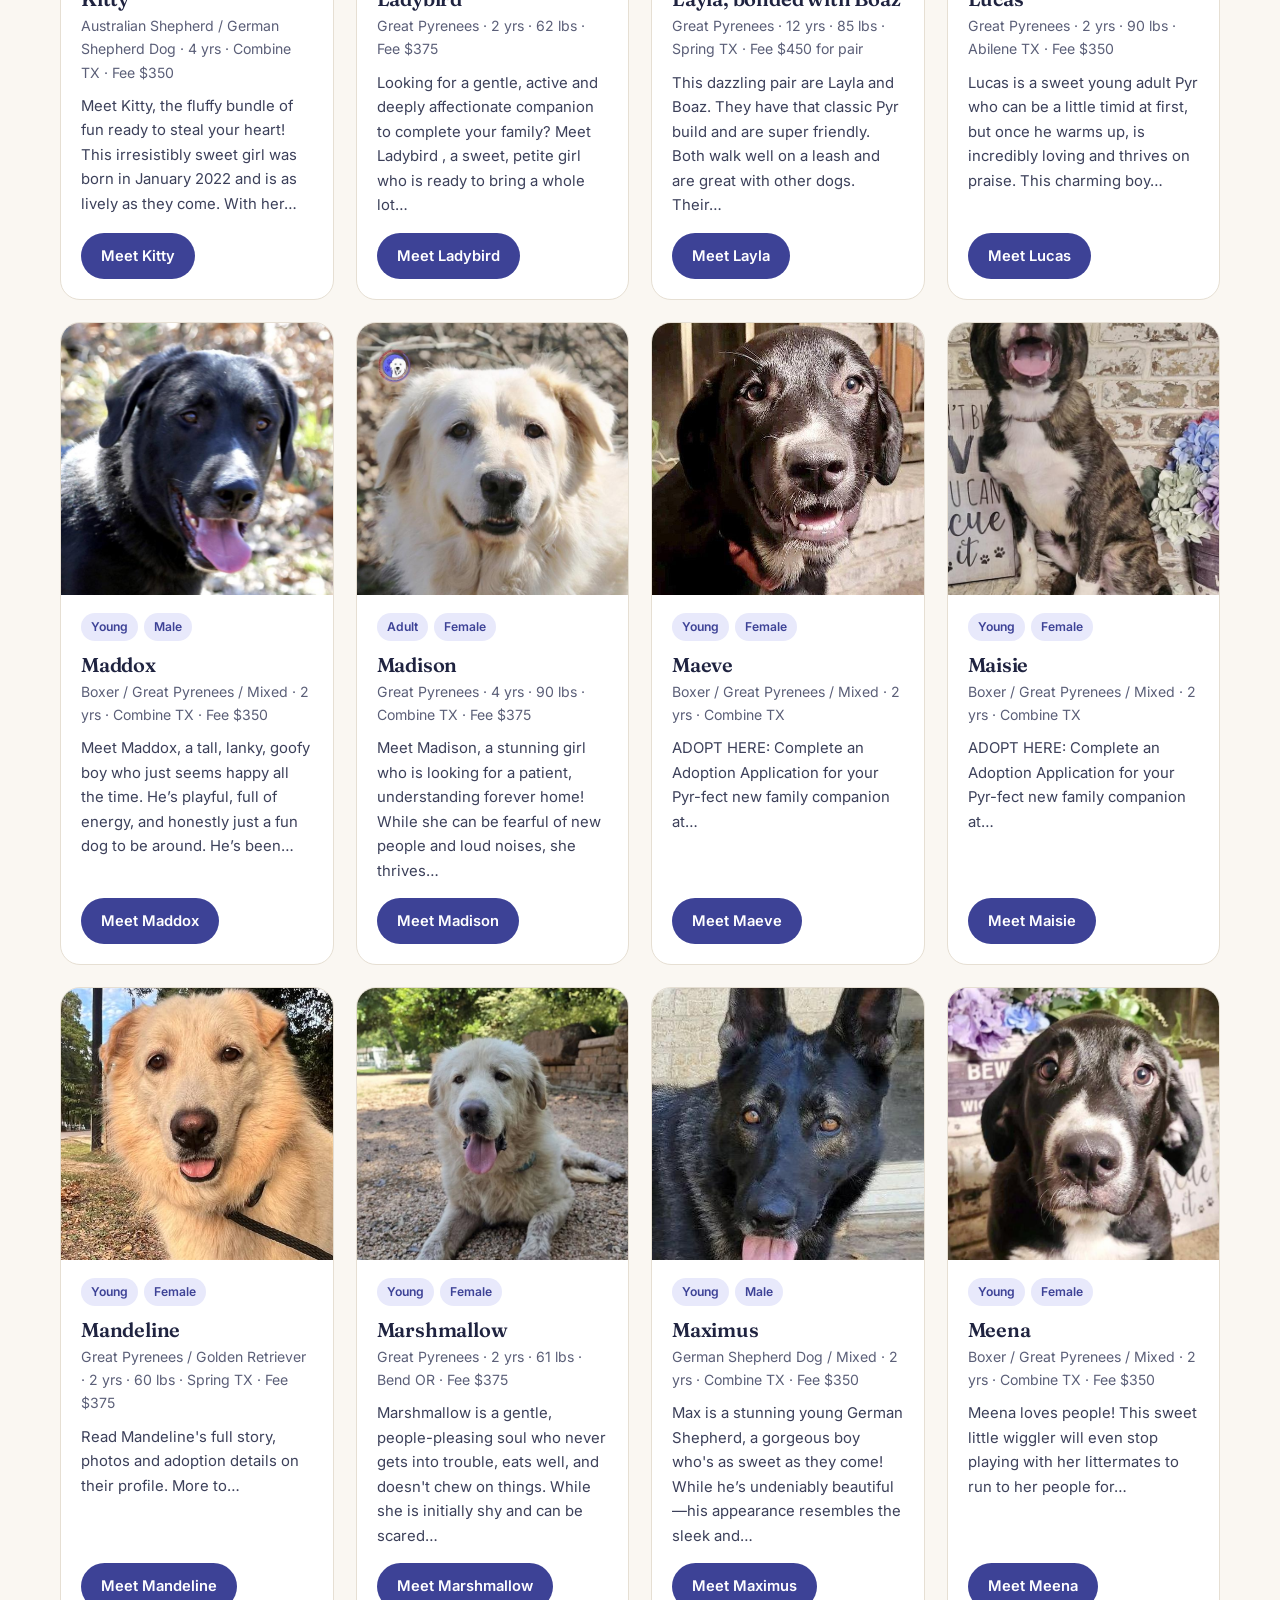
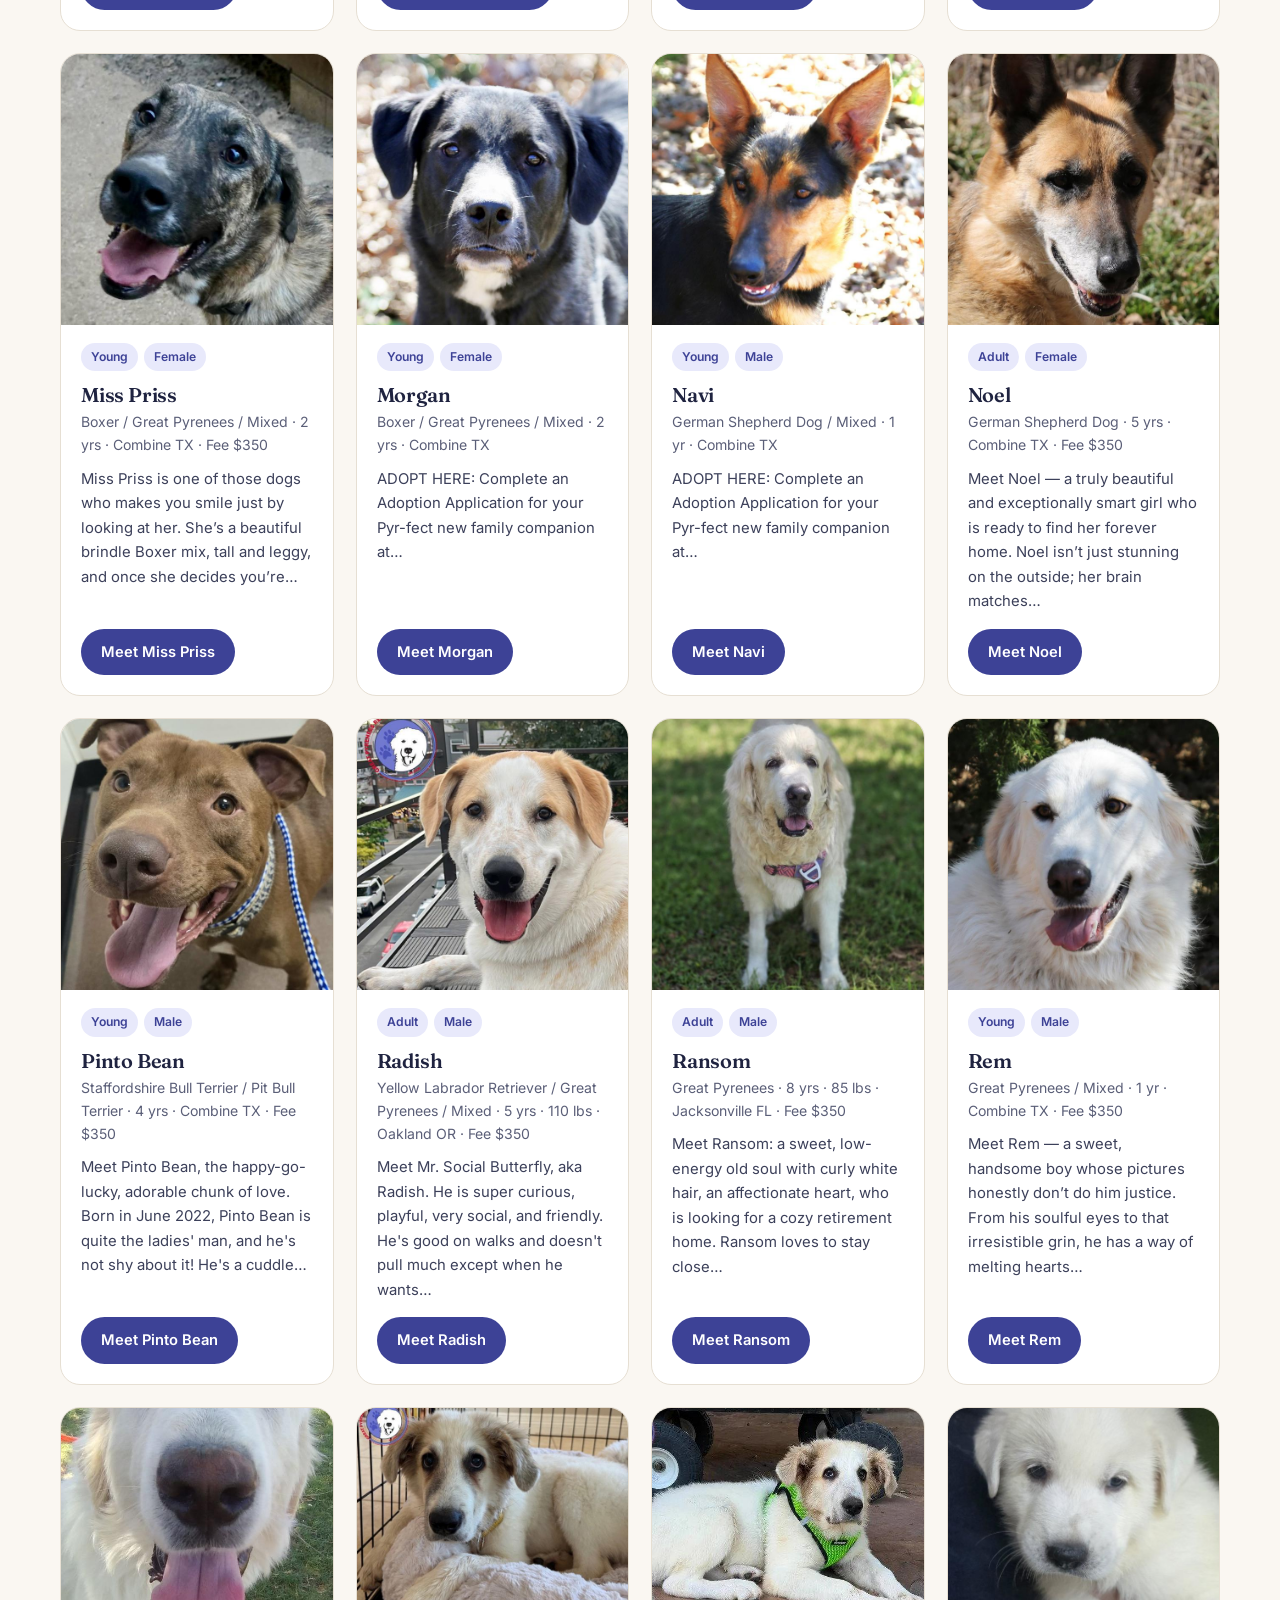
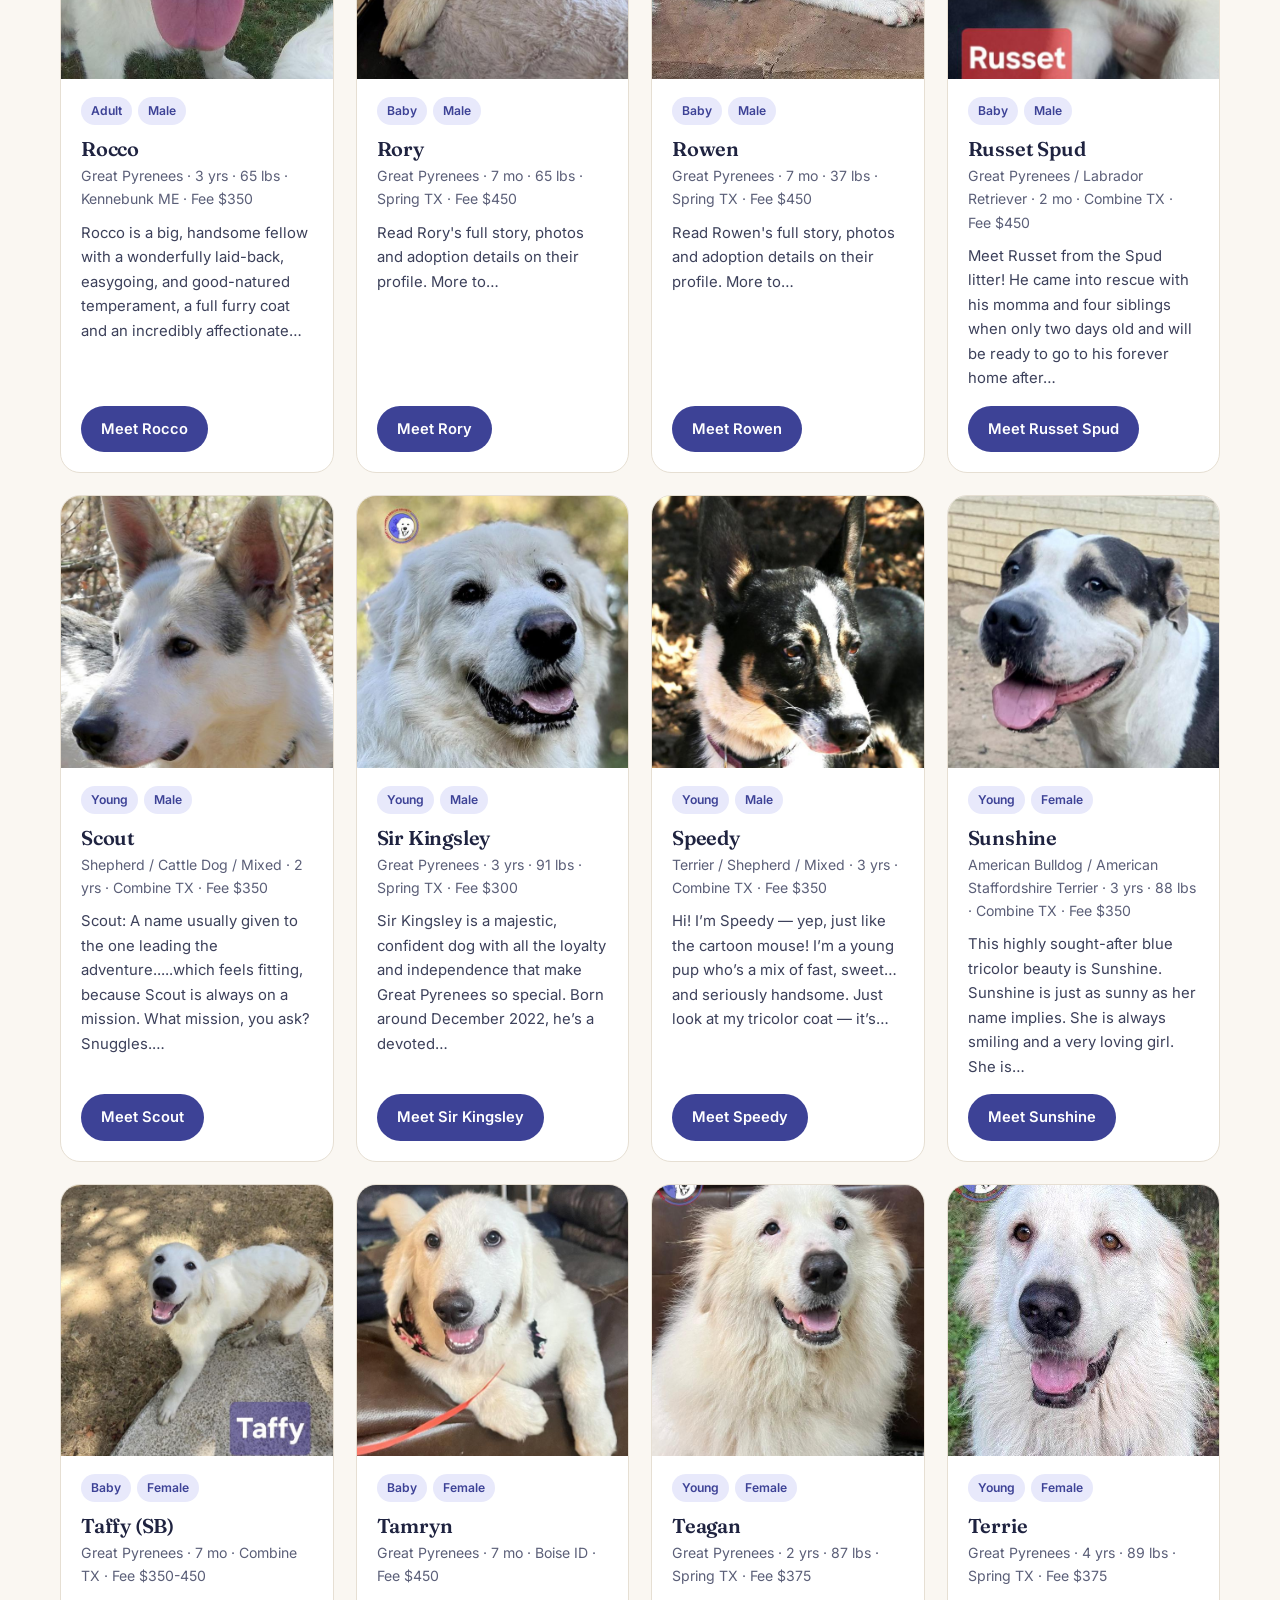
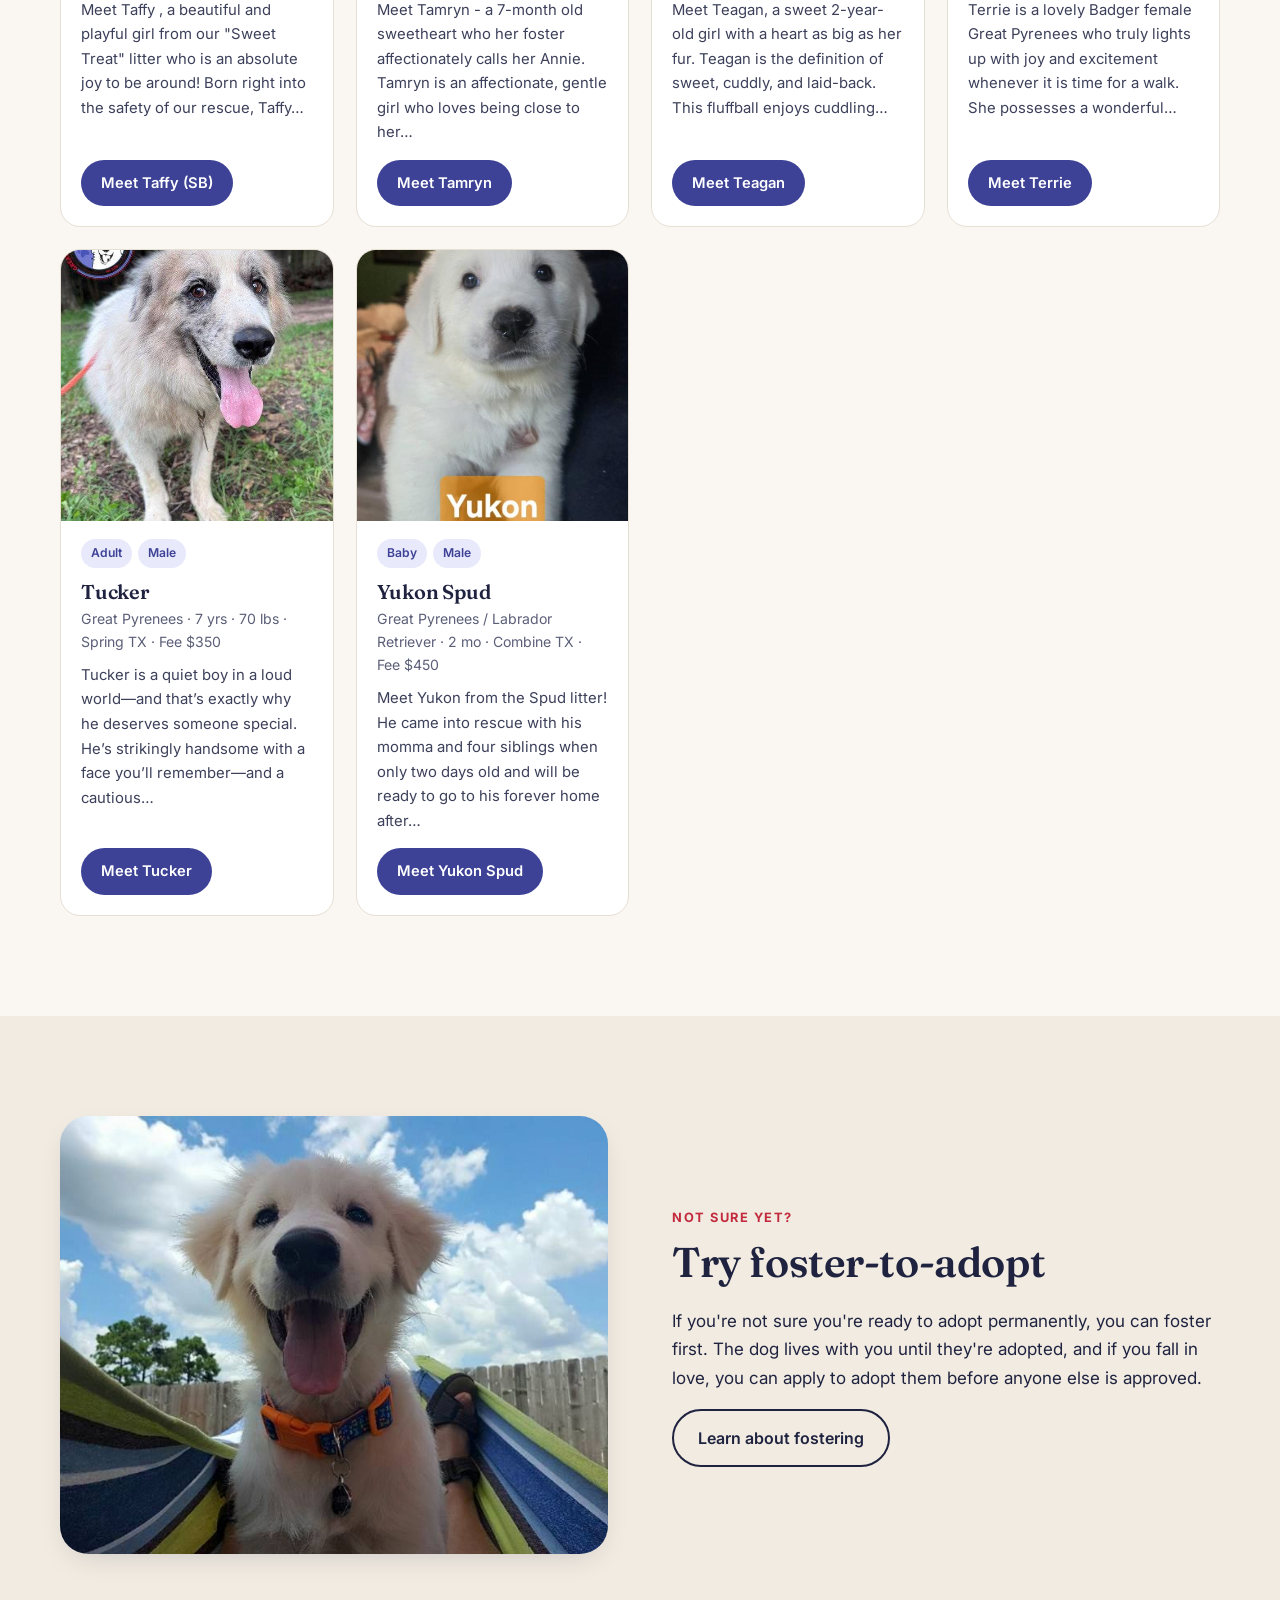
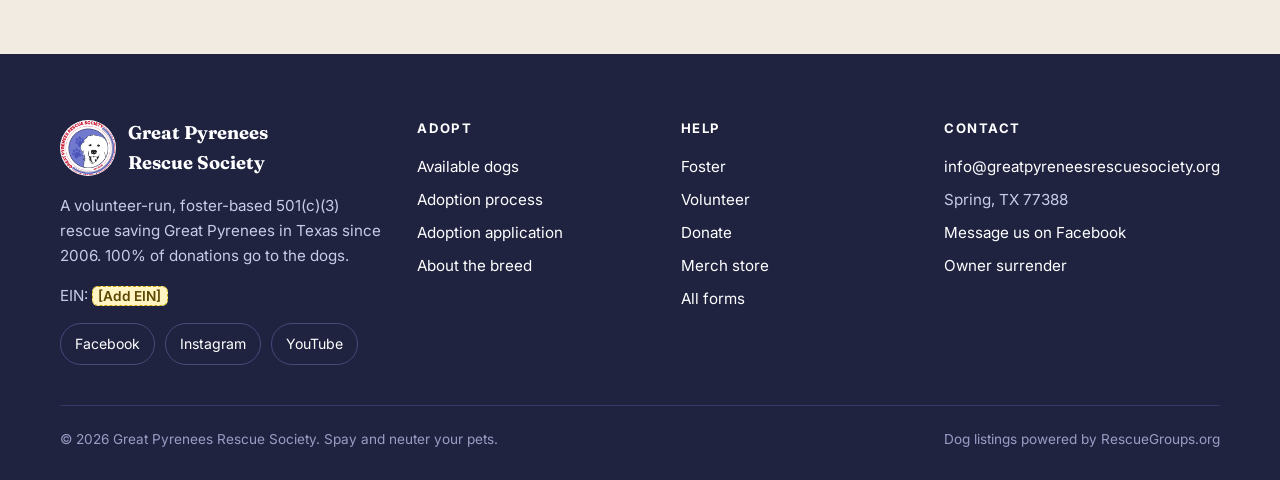
<file: adopt.html>
<!doctype html><html lang="en"><head><meta charset="utf-8"><meta name="viewport" content="width=device-width,initial-scale=1">
<title>Adopt a Great Pyrenees | Available Dogs | GPRS</title><meta name="description" content="Browse 46 Great Pyrenees and Pyr mixes available for adoption from Great Pyrenees Rescue Society.">
<meta property="og:title" content="Adopt a Great Pyrenees | Available Dogs | GPRS"><meta property="og:description" content="Browse 46 Great Pyrenees and Pyr mixes available for adoption from Great Pyrenees Rescue Society."><meta property="og:image" content="img/og-logo.jpg"><meta property="og:type" content="website">
<link rel="icon" href="img/favicon.png"><link rel="preconnect" href="https://fonts.googleapis.com"><link rel="preconnect" href="https://fonts.gstatic.com" crossorigin>
<link href="https://fonts.googleapis.com/css2?family=Fraunces:opsz,wght@9..144,500;9..144,600&family=Inter:wght@400;500;600;700&display=swap" rel="stylesheet">
<link rel="stylesheet" href="assets/style.css">
<script type="application/ld+json">{"@context":"https://schema.org","@type":"NGO","name":"Great Pyrenees Rescue Society","alternateName":"GPRS","foundingDate":"2006","email":"info@greatpyreneesrescuesociety.org","address":{"@type":"PostalAddress","addressLocality":"Spring","addressRegion":"TX","postalCode":"77388","addressCountry":"US"},"sameAs":["https://www.facebook.com/rescuegreatpyrs","https://www.instagram.com/GreatPyreneesRescueSocietyinc/","https://www.youtube.com/@gprspyrs"]}</script>
</head><body><a class="skip" href="#main">Skip to content</a>
<div class="topbar">Watch our dogs <b>live on Facebook every Sunday at 3pm CT</b>. <a href="https://www.facebook.com/rescuegreatpyrs" target="_blank" rel="noopener">Tune in →</a></div>
<header class="site"><div class="wrap nav"><a class="brand" href="index.html"><img src="img/logo.png" alt="" width="52" height="52"><span><b>Great Pyrenees<br>Rescue Society</b><small>Est. 2006 · 501(c)(3) · Texas</small></span></a>
<button class="menu-toggle" aria-expanded="false" aria-controls="menu">Menu</button>
<ul class="menu" id="menu"><li><a href="index.html">Home</a></li><li><a href="adopt.html" aria-current=page>Adopt</a></li><li><a href="process.html">How to adopt</a></li><li><a href="foster.html">Foster</a></li><li><a href="volunteer.html">Volunteer</a></li><li><a href="breed.html">The breed</a></li><li><a href="about.html">About</a></li><li><a href="contact.html">Contact</a></li><li><a class="btn btn-donate btn-sm" href="donate.html">Donate</a></li></ul></div></header>
<main id="main">
<section class="page-hero"><div class="wrap"><span class="eyebrow">Available dogs</span><h1>Find your Pyr-fect match</h1>
<p class="lead">Each dog has a personality and preferences of their own, so we match dogs with families thoughtfully. Browse below, then open a profile for the full story, photos and adoption fee.</p>
<div class="btns"><a class="btn btn-primary" href="https://gprs.rescuegroups.org/forms/form?formid=6206" target="_blank" rel="noopener">Start your application</a><a class="btn btn-ghost" href="process.html">How adoption works</a></div></div></section>
<section style="padding-top:20px"><div class="wrap">
<div class="notice">Listings come from our RescueGroups.org database (snapshot from <span id="upd"></span>). For live, up-to-the-minute availability, see the <a href="https://gprs.rescuegroups.org/animals/browse?Species=Dog" target="_blank" rel="noopener">full list</a>. <span class="ph">[Developer: connect the RescueGroups API so this page updates automatically]</span></div>
<form class="filters" id="filters" onsubmit="return false"><label>Search<input id="q" type="search" placeholder="Name or breed"></label>
<label>Age<select id="age"><option value="">Any age</option><option>Baby</option><option>Young</option><option>Adult</option><option>Senior</option></select></label>
<label>Sex<select id="sex"><option value="">Any</option><option>Female</option><option>Male</option></select></label>
<label>Breed<select id="pyr"><option value="">All dogs</option><option value="1">Great Pyrenees &amp; Pyr mixes</option><option value="0">Other breeds</option></select></label>
<label>Located in<select id="st"><option value="">Anywhere</option></select></label><span class="count" id="count" aria-live="polite"></span></form>
<div class="dogs" id="dogs"></div>
<noscript><p>See all dogs on <a href="https://gprs.rescuegroups.org/animals/browse?Species=Dog">our RescueGroups listing</a>.</p></noscript>
</div></section>
<section class="sand"><div class="wrap split"><img src="img/foster-puppy.jpg" alt="A happy Great Pyrenees puppy on a hammock" loading="lazy">
<div><span class="eyebrow">Not sure yet?</span><h2>Try foster-to-adopt</h2><p>If you're not sure you're ready to adopt permanently, you can foster first. The dog lives with you until they're adopted, and if you fall in love, you can apply to adopt them before anyone else is approved.</p><a class="btn btn-ghost" href="foster.html">Learn about fostering</a></div></div></section>
<script src="assets/dogs.js"></script>
<script>
const D=window.GPRS_DOGS,el=id=>document.getElementById(id),esc=s=>s.replace(/[&<>"]/g,c=>({'&':'&amp;','<':'&lt;','>':'&gt;','"':'&quot;'}[c]));
el('upd').textContent=window.GPRS_DOGS_UPDATED;
[...new Set(D.map(d=>d.st).filter(Boolean))].sort().forEach(s=>el('st').insertAdjacentHTML('beforeend',`<option>${s}</option>`));
function card(d){const tags=`<span class="tag">${d.group||'Adult'}</span><span class="tag">${d.sex}</span>`+(/bonded/i.test(d.name)?'<span class="tag red">Bonded pair</span>':'');
const meta=[d.breed,d.age,d.weight,d.loc].filter(Boolean).join(' · ');const fee=d.fee?` · Fee ${esc(d.fee)}`:'';
return `<article class="dog"><a href="${d.url}" target="_blank" rel="noopener" tabindex="-1" aria-hidden="true"><img src="${d.img}" alt="${esc(d.name)}, ${esc(d.breed)}" loading="lazy" width="400" height="400"></a><div class="body"><div class="tags">${tags}</div><h3>${esc(d.name)}</h3><div class="meta">${esc(meta)}${fee}</div><p>${esc(d.desc.slice(0,160).replace(/\s\S*$/,''))}…</p><div class="actions"><a class="btn btn-primary btn-sm" href="${d.url}" target="_blank" rel="noopener">Meet ${esc(d.name.split(',')[0])}</a></div></div></article>`}
function render(){const q=el('q').value.toLowerCase(),a=el('age').value,s=el('sex').value,p=el('pyr').value,st=el('st').value;
const r=D.filter(d=>(!q||(d.name+' '+d.breed).toLowerCase().includes(q))&&(!a||d.group===a)&&(!s||d.sex===s)&&(!p||String(+d.pyr)===p)&&(!st||d.st===st));
el('dogs').innerHTML=r.map(card).join('')||'<p>No dogs match those filters. Try widening your search.</p>';el('count').textContent=r.length+' of '+D.length+' dogs';}
el('filters').addEventListener('input',render);render();
</script></main>
<footer class="site"><div class="wrap"><div class="fgrid">
<div><div class="fbrand"><img src="img/logo.png" alt="" width="56" height="56"><b>Great Pyrenees<br>Rescue Society</b></div>
<p>A volunteer-run, foster-based 501(c)(3) rescue saving Great Pyrenees in Texas since 2006. 100% of donations go to the dogs.</p>
<p>EIN: <span class="ph">[Add EIN]</span></p>
<div class="social"><a href="https://www.facebook.com/rescuegreatpyrs" target="_blank" rel="noopener">Facebook</a><a href="https://www.instagram.com/GreatPyreneesRescueSocietyinc/" target="_blank" rel="noopener">Instagram</a><a href="https://www.youtube.com/@gprspyrs" target="_blank" rel="noopener">YouTube</a></div></div>
<div><h4>Adopt</h4><ul><li><a href="adopt.html">Available dogs</a></li><li><a href="process.html">Adoption process</a></li><li><a href="https://gprs.rescuegroups.org/forms/form?formid=6206" target="_blank" rel="noopener">Adoption application</a></li><li><a href="breed.html">About the breed</a></li></ul></div>
<div><h4>Help</h4><ul><li><a href="foster.html">Foster</a></li><li><a href="volunteer.html">Volunteer</a></li><li><a href="donate.html">Donate</a></li><li><a href="https://www.bonfire.com/store/gprs/" target="_blank" rel="noopener">Merch store</a></li><li><a href="https://gprs.rescuegroups.org/forms" target="_blank" rel="noopener">All forms</a></li></ul></div>
<div><h4>Contact</h4><ul><li><a href="mailto:info@greatpyreneesrescuesociety.org">info@greatpyreneesrescuesociety.org</a></li><li>Spring, TX 77388</li><li><a href="https://www.facebook.com/rescuegreatpyrs" target="_blank" rel="noopener">Message us on Facebook</a></li><li><a href="contact.html#surrender">Owner surrender</a></li></ul></div>
</div><div class="legal"><span>© 2026 Great Pyrenees Rescue Society. Spay and neuter your pets.</span><span>Dog listings powered by RescueGroups.org</span></div></div></footer>
<script>const t=document.querySelector('.menu-toggle'),m=document.getElementById('menu');t.addEventListener('click',()=>{const o=m.classList.toggle('open');t.setAttribute('aria-expanded',o)});</script>
</body></html>
</file>
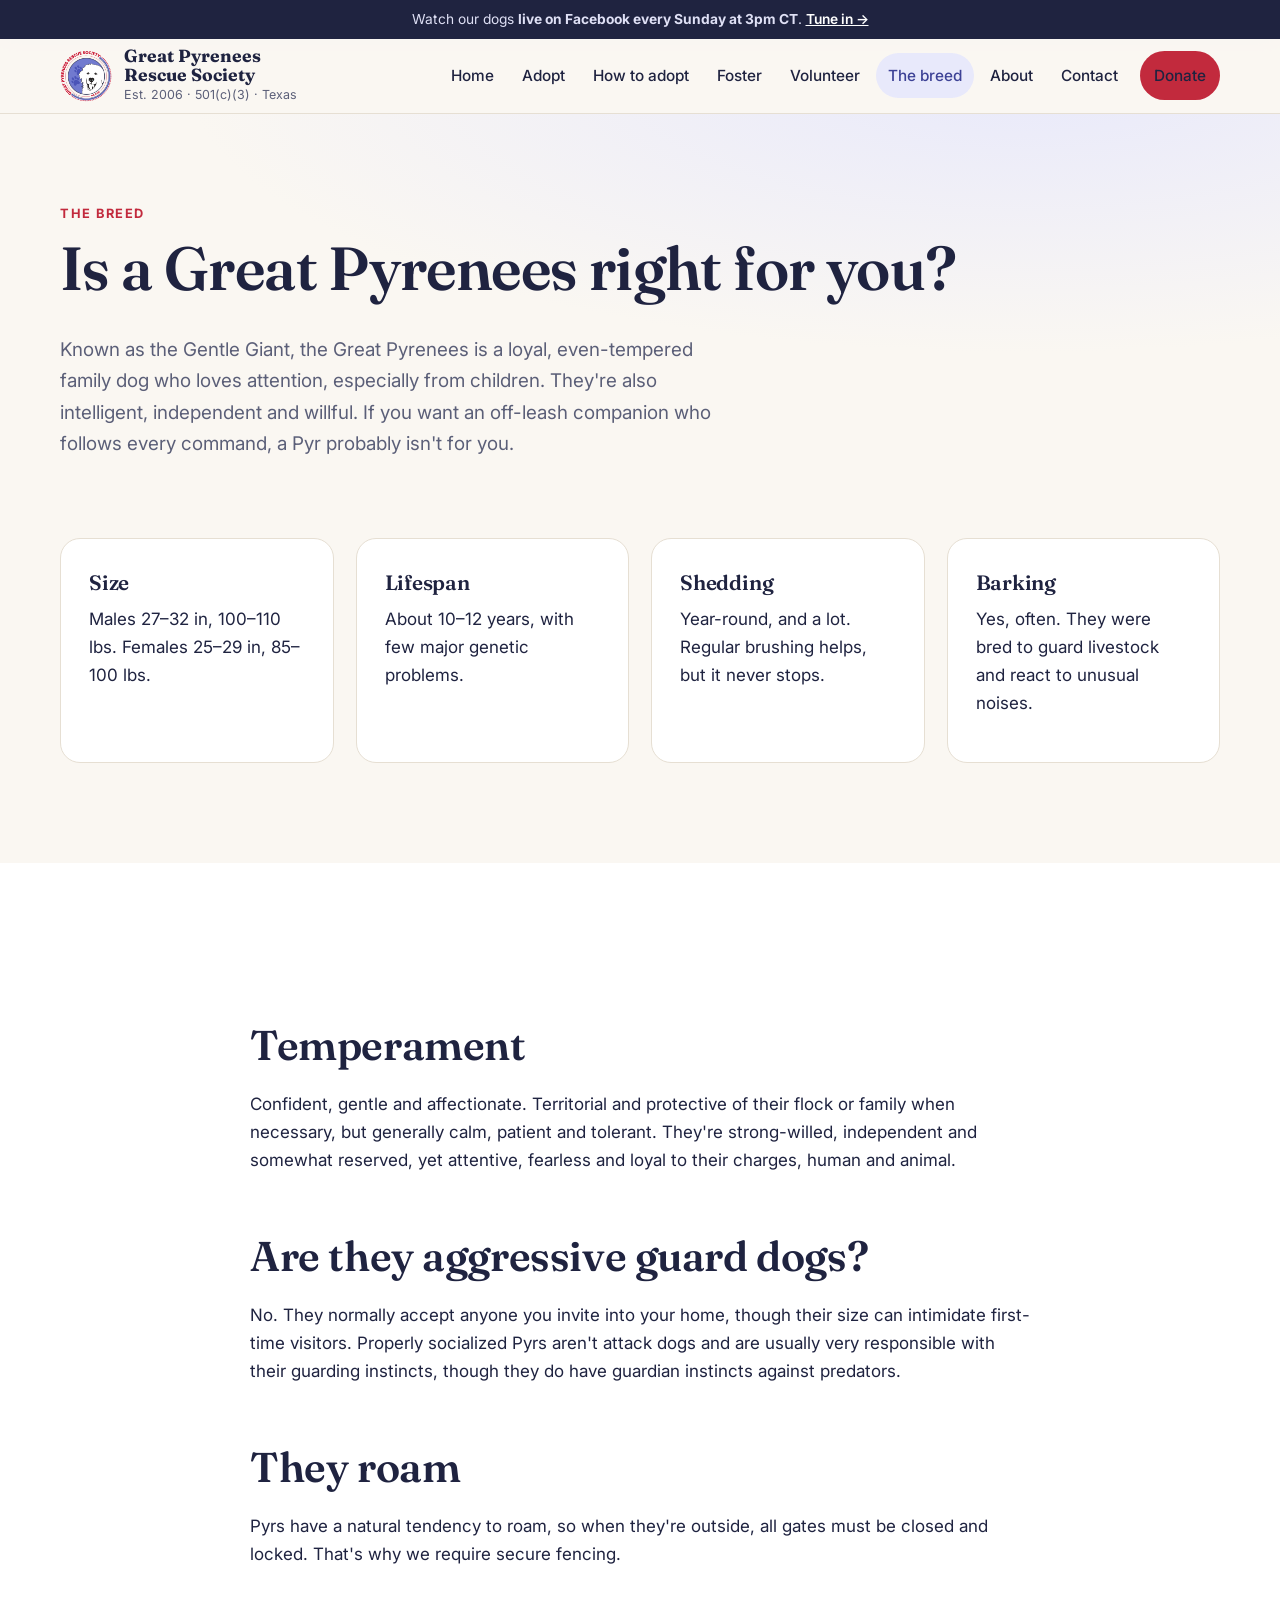
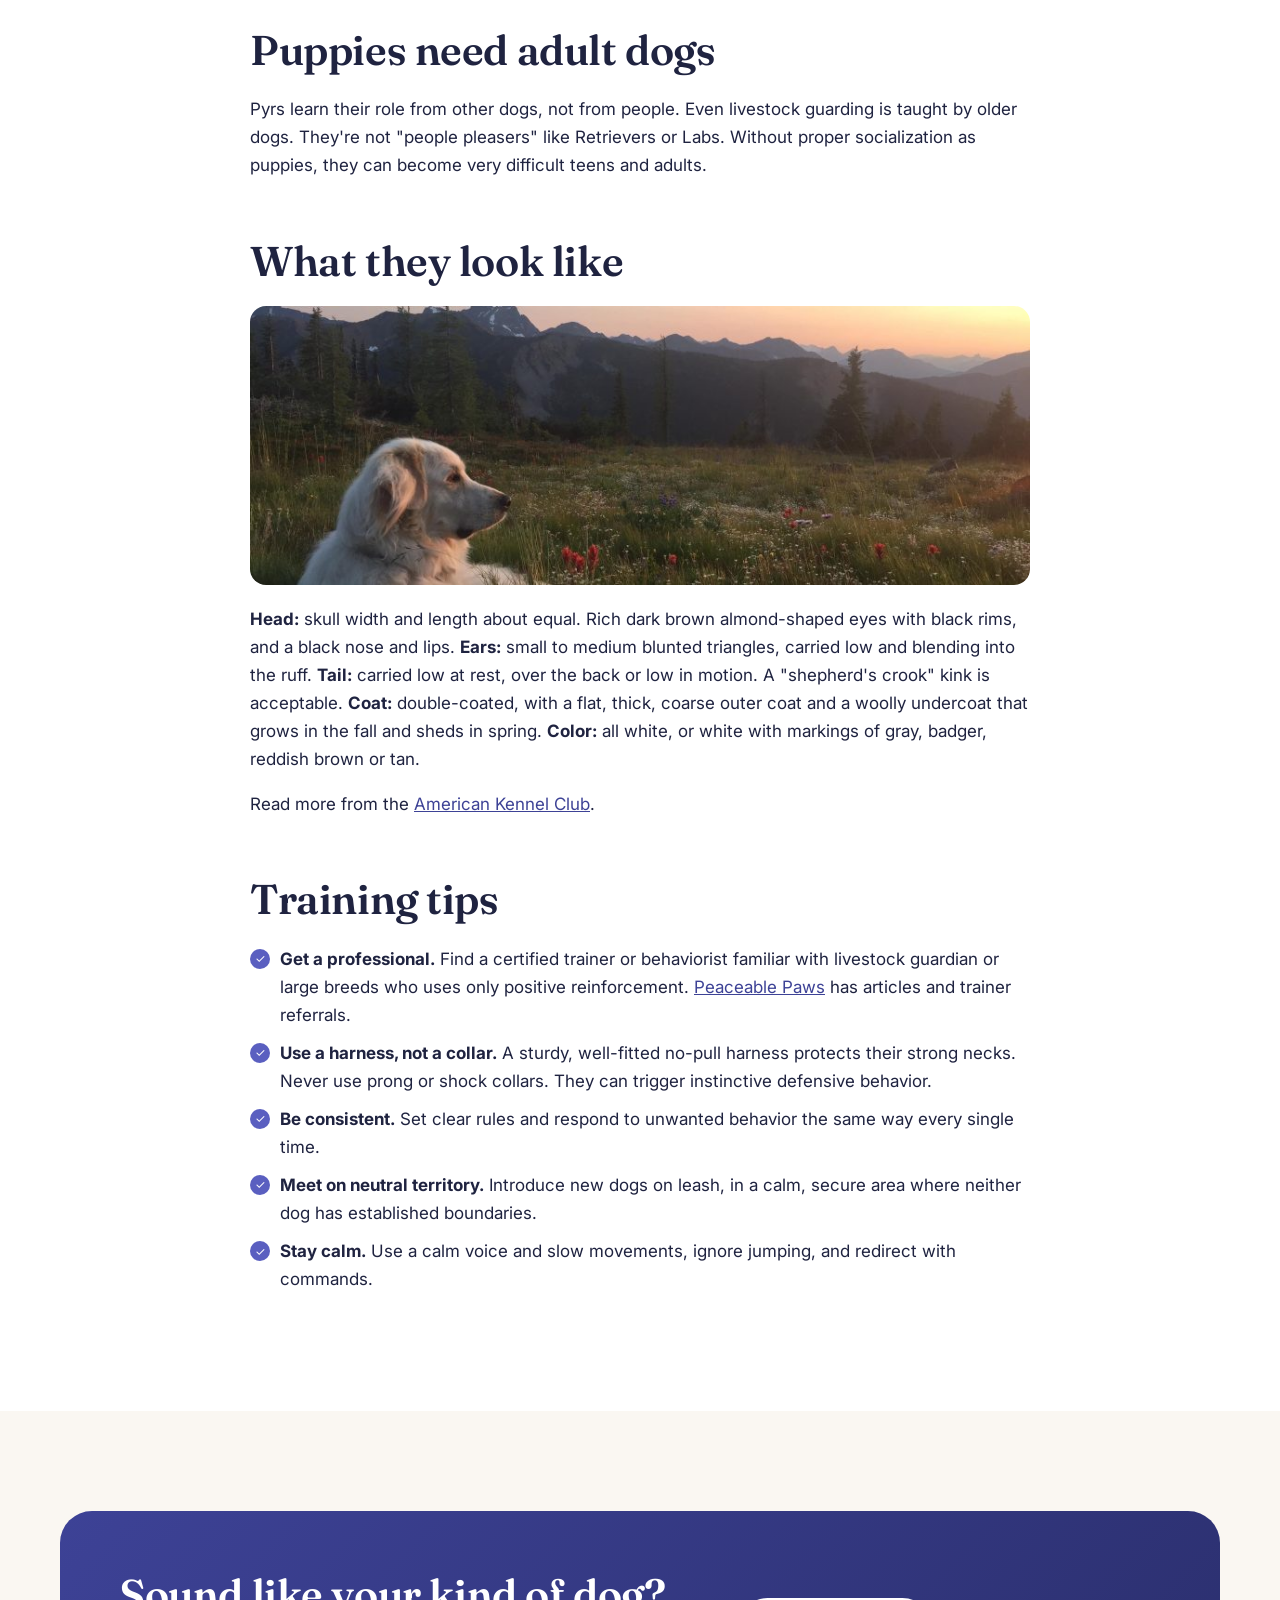
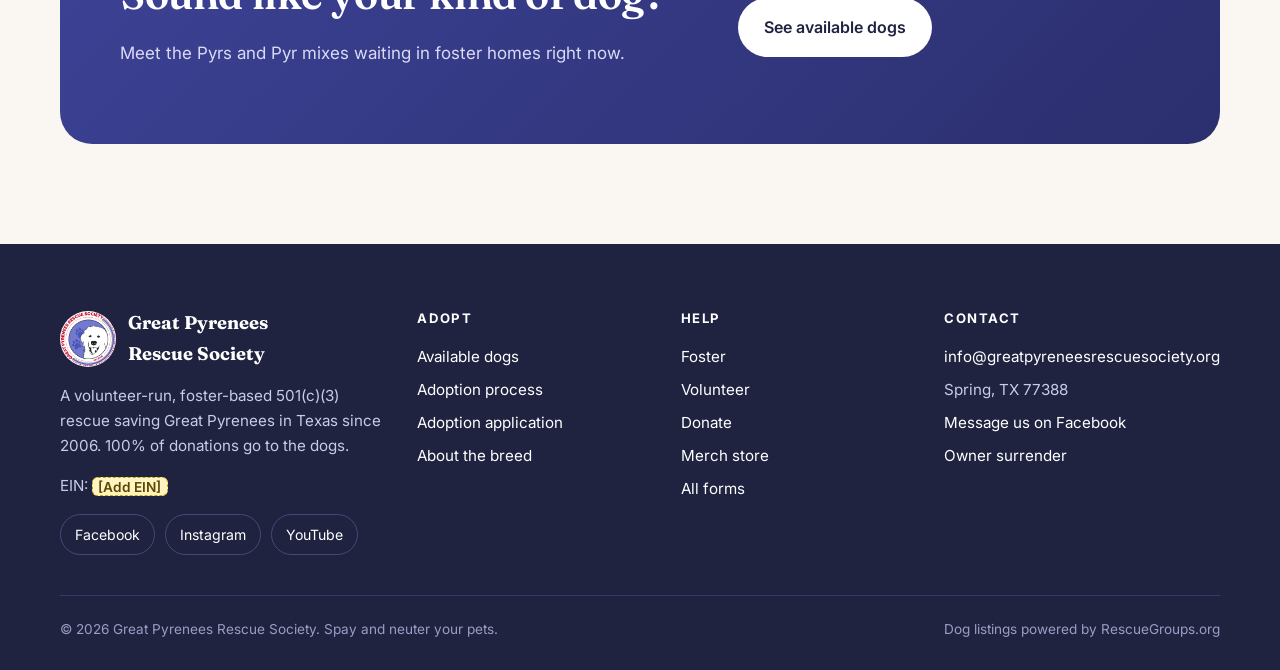
<file: breed.html>
<!doctype html><html lang="en"><head><meta charset="utf-8"><meta name="viewport" content="width=device-width,initial-scale=1">
<title>About the Great Pyrenees | Breed Facts & Training Tips | GPRS</title><meta name="description" content="Great Pyrenees facts: shedding, barking, temperament, size, lifespan, and positive training tips from GPRS.">
<meta property="og:title" content="About the Great Pyrenees | Breed Facts & Training Tips | GPRS"><meta property="og:description" content="Great Pyrenees facts: shedding, barking, temperament, size, lifespan, and positive training tips from GPRS."><meta property="og:image" content="img/og-logo.jpg"><meta property="og:type" content="website">
<link rel="icon" href="img/favicon.png"><link rel="preconnect" href="https://fonts.googleapis.com"><link rel="preconnect" href="https://fonts.gstatic.com" crossorigin>
<link href="https://fonts.googleapis.com/css2?family=Fraunces:opsz,wght@9..144,500;9..144,600&family=Inter:wght@400;500;600;700&display=swap" rel="stylesheet">
<link rel="stylesheet" href="assets/style.css">
<script type="application/ld+json">{"@context":"https://schema.org","@type":"NGO","name":"Great Pyrenees Rescue Society","alternateName":"GPRS","foundingDate":"2006","email":"info@greatpyreneesrescuesociety.org","address":{"@type":"PostalAddress","addressLocality":"Spring","addressRegion":"TX","postalCode":"77388","addressCountry":"US"},"sameAs":["https://www.facebook.com/rescuegreatpyrs","https://www.instagram.com/GreatPyreneesRescueSocietyinc/","https://www.youtube.com/@gprspyrs"]}</script>
</head><body><a class="skip" href="#main">Skip to content</a>
<div class="topbar">Watch our dogs <b>live on Facebook every Sunday at 3pm CT</b>. <a href="https://www.facebook.com/rescuegreatpyrs" target="_blank" rel="noopener">Tune in →</a></div>
<header class="site"><div class="wrap nav"><a class="brand" href="index.html"><img src="img/logo.png" alt="" width="52" height="52"><span><b>Great Pyrenees<br>Rescue Society</b><small>Est. 2006 · 501(c)(3) · Texas</small></span></a>
<button class="menu-toggle" aria-expanded="false" aria-controls="menu">Menu</button>
<ul class="menu" id="menu"><li><a href="index.html">Home</a></li><li><a href="adopt.html">Adopt</a></li><li><a href="process.html">How to adopt</a></li><li><a href="foster.html">Foster</a></li><li><a href="volunteer.html">Volunteer</a></li><li><a href="breed.html" aria-current=page>The breed</a></li><li><a href="about.html">About</a></li><li><a href="contact.html">Contact</a></li><li><a class="btn btn-donate btn-sm" href="donate.html">Donate</a></li></ul></div></header>
<main id="main">
<section class="page-hero"><div class="wrap"><span class="eyebrow">The breed</span><h1>Is a Great Pyrenees right for you?</h1>
<p class="lead">Known as the Gentle Giant, the Great Pyrenees is a loyal, even-tempered family dog who loves attention, especially from children. They're also intelligent, independent and willful. If you want an off-leash companion who follows every command, a Pyr probably isn't for you.</p></div></section>
<section style="padding-top:10px"><div class="wrap"><div class="grid g4">
<div class="card"><h3>Size</h3><p>Males 27–32 in, 100–110 lbs. Females 25–29 in, 85–100 lbs.</p></div>
<div class="card"><h3>Lifespan</h3><p>About 10–12 years, with few major genetic problems.</p></div>
<div class="card"><h3>Shedding</h3><p>Year-round, and a lot. Regular brushing helps, but it never stops.</p></div>
<div class="card"><h3>Barking</h3><p>Yes, often. They were bred to guard livestock and react to unusual noises.</p></div>
</div></div></section>
<section class="alt"><div class="narrow prose">
<h2>Temperament</h2><p>Confident, gentle and affectionate. Territorial and protective of their flock or family when necessary, but generally calm, patient and tolerant. They're strong-willed, independent and somewhat reserved, yet attentive, fearless and loyal to their charges, human and animal.</p>
<h2>Are they aggressive guard dogs?</h2><p>No. They normally accept anyone you invite into your home, though their size can intimidate first-time visitors. Properly socialized Pyrs aren't attack dogs and are usually very responsible with their guarding instincts, though they do have guardian instincts against predators.</p>
<h2>They roam</h2><p>Pyrs have a natural tendency to roam, so when they're outside, all gates must be closed and locked. That's why we require secure fencing.</p>
<h2>Puppies need adult dogs</h2><p>Pyrs learn their role from other dogs, not from people. Even livestock guarding is taught by older dogs. They're not "people pleasers" like Retrievers or Labs. Without proper socialization as puppies, they can become very difficult teens and adults.</p>
<h2>What they look like</h2><img src="img/breed-diagram.jpg" alt="Diagram of Great Pyrenees physical features" loading="lazy" style="border-radius:16px;margin:10px 0 20px">
<p><b>Head:</b> skull width and length about equal. Rich dark brown almond-shaped eyes with black rims, and a black nose and lips. <b>Ears:</b> small to medium blunted triangles, carried low and blending into the ruff. <b>Tail:</b> carried low at rest, over the back or low in motion. A "shepherd's crook" kink is acceptable. <b>Coat:</b> double-coated, with a flat, thick, coarse outer coat and a woolly undercoat that grows in the fall and sheds in spring. <b>Color:</b> all white, or white with markings of gray, badger, reddish brown or tan.</p>
<p>Read more from the <a href="https://www.akc.org/dog-breeds/great-pyrenees/" target="_blank" rel="noopener">American Kennel Club</a>.</p>
<h2 id="training">Training tips</h2>
<ul class="checks">
<li><b>Get a professional.</b> Find a certified trainer or behaviorist familiar with livestock guardian or large breeds who uses only positive reinforcement. <a href="https://www.peaceablepaws.com" target="_blank" rel="noopener">Peaceable Paws</a> has articles and trainer referrals.</li>
<li><b>Use a harness, not a collar.</b> A sturdy, well-fitted no-pull harness protects their strong necks. Never use prong or shock collars. They can trigger instinctive defensive behavior.</li>
<li><b>Be consistent.</b> Set clear rules and respond to unwanted behavior the same way every single time.</li>
<li><b>Meet on neutral territory.</b> Introduce new dogs on leash, in a calm, secure area where neither dog has established boundaries.</li>
<li><b>Stay calm.</b> Use a calm voice and slow movements, ignore jumping, and redirect with commands.</li></ul>
</div></section>
<section><div class="wrap"><div class="band"><div><h2>Sound like your kind of dog?</h2><p>Meet the Pyrs and Pyr mixes waiting in foster homes right now.</p></div><div class="btns" style="margin:0"><a class="btn btn-light" href="adopt.html">See available dogs</a></div></div></div></section></main>
<footer class="site"><div class="wrap"><div class="fgrid">
<div><div class="fbrand"><img src="img/logo.png" alt="" width="56" height="56"><b>Great Pyrenees<br>Rescue Society</b></div>
<p>A volunteer-run, foster-based 501(c)(3) rescue saving Great Pyrenees in Texas since 2006. 100% of donations go to the dogs.</p>
<p>EIN: <span class="ph">[Add EIN]</span></p>
<div class="social"><a href="https://www.facebook.com/rescuegreatpyrs" target="_blank" rel="noopener">Facebook</a><a href="https://www.instagram.com/GreatPyreneesRescueSocietyinc/" target="_blank" rel="noopener">Instagram</a><a href="https://www.youtube.com/@gprspyrs" target="_blank" rel="noopener">YouTube</a></div></div>
<div><h4>Adopt</h4><ul><li><a href="adopt.html">Available dogs</a></li><li><a href="process.html">Adoption process</a></li><li><a href="https://gprs.rescuegroups.org/forms/form?formid=6206" target="_blank" rel="noopener">Adoption application</a></li><li><a href="breed.html">About the breed</a></li></ul></div>
<div><h4>Help</h4><ul><li><a href="foster.html">Foster</a></li><li><a href="volunteer.html">Volunteer</a></li><li><a href="donate.html">Donate</a></li><li><a href="https://www.bonfire.com/store/gprs/" target="_blank" rel="noopener">Merch store</a></li><li><a href="https://gprs.rescuegroups.org/forms" target="_blank" rel="noopener">All forms</a></li></ul></div>
<div><h4>Contact</h4><ul><li><a href="mailto:info@greatpyreneesrescuesociety.org">info@greatpyreneesrescuesociety.org</a></li><li>Spring, TX 77388</li><li><a href="https://www.facebook.com/rescuegreatpyrs" target="_blank" rel="noopener">Message us on Facebook</a></li><li><a href="contact.html#surrender">Owner surrender</a></li></ul></div>
</div><div class="legal"><span>© 2026 Great Pyrenees Rescue Society. Spay and neuter your pets.</span><span>Dog listings powered by RescueGroups.org</span></div></div></footer>
<script>const t=document.querySelector('.menu-toggle'),m=document.getElementById('menu');t.addEventListener('click',()=>{const o=m.classList.toggle('open');t.setAttribute('aria-expanded',o)});</script>
</body></html>
</file>
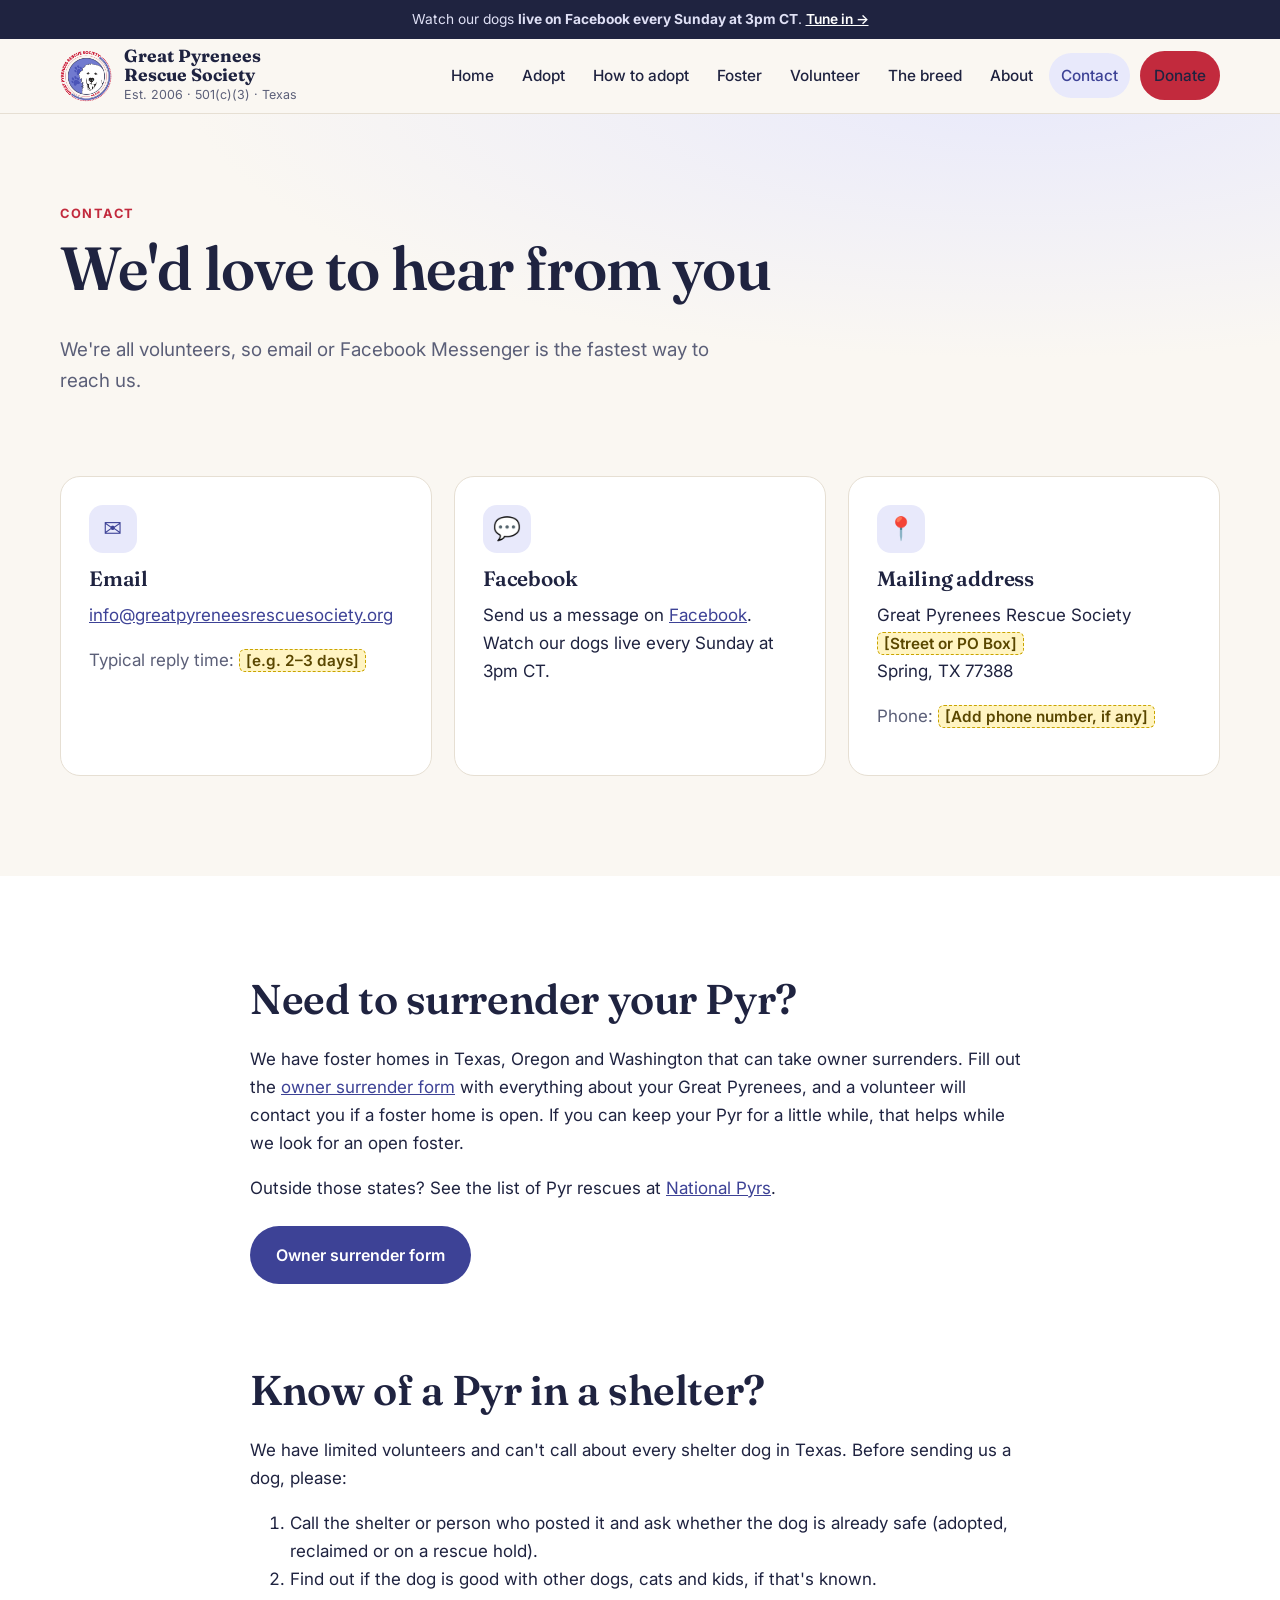
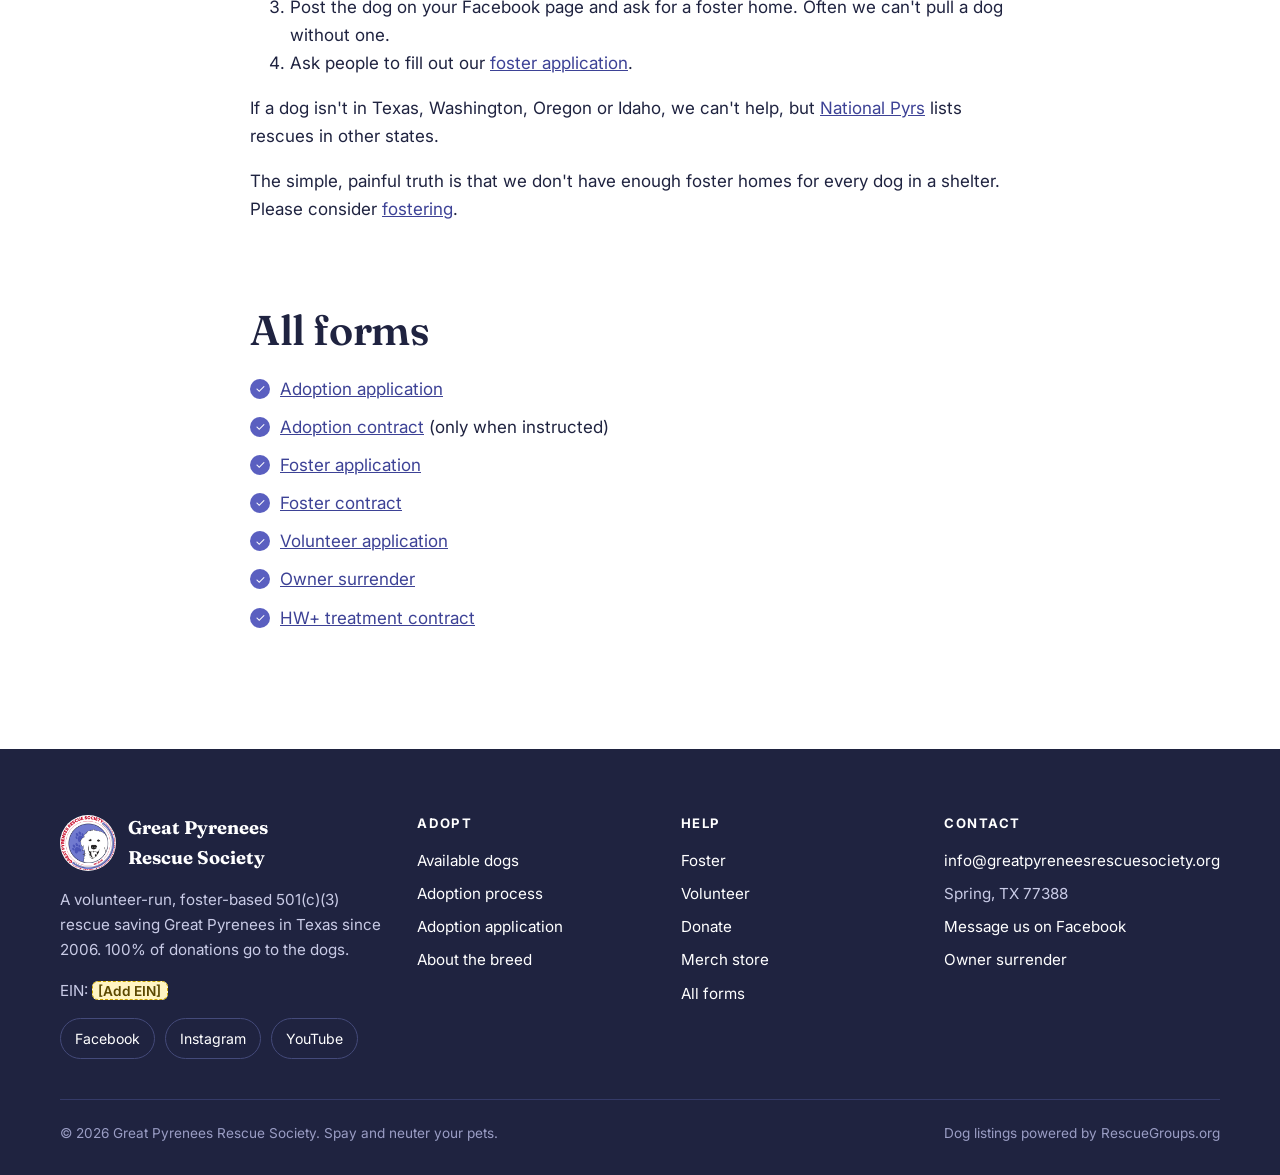
<file: contact.html>
<!doctype html><html lang="en"><head><meta charset="utf-8"><meta name="viewport" content="width=device-width,initial-scale=1">
<title>Contact | Great Pyrenees Rescue Society</title><meta name="description" content="Contact Great Pyrenees Rescue Society in Spring, TX: email, Facebook, owner surrender and shelter dog reports.">
<meta property="og:title" content="Contact | Great Pyrenees Rescue Society"><meta property="og:description" content="Contact Great Pyrenees Rescue Society in Spring, TX: email, Facebook, owner surrender and shelter dog reports."><meta property="og:image" content="img/og-logo.jpg"><meta property="og:type" content="website">
<link rel="icon" href="img/favicon.png"><link rel="preconnect" href="https://fonts.googleapis.com"><link rel="preconnect" href="https://fonts.gstatic.com" crossorigin>
<link href="https://fonts.googleapis.com/css2?family=Fraunces:opsz,wght@9..144,500;9..144,600&family=Inter:wght@400;500;600;700&display=swap" rel="stylesheet">
<link rel="stylesheet" href="assets/style.css">
<script type="application/ld+json">{"@context":"https://schema.org","@type":"NGO","name":"Great Pyrenees Rescue Society","alternateName":"GPRS","foundingDate":"2006","email":"info@greatpyreneesrescuesociety.org","address":{"@type":"PostalAddress","addressLocality":"Spring","addressRegion":"TX","postalCode":"77388","addressCountry":"US"},"sameAs":["https://www.facebook.com/rescuegreatpyrs","https://www.instagram.com/GreatPyreneesRescueSocietyinc/","https://www.youtube.com/@gprspyrs"]}</script>
</head><body><a class="skip" href="#main">Skip to content</a>
<div class="topbar">Watch our dogs <b>live on Facebook every Sunday at 3pm CT</b>. <a href="https://www.facebook.com/rescuegreatpyrs" target="_blank" rel="noopener">Tune in →</a></div>
<header class="site"><div class="wrap nav"><a class="brand" href="index.html"><img src="img/logo.png" alt="" width="52" height="52"><span><b>Great Pyrenees<br>Rescue Society</b><small>Est. 2006 · 501(c)(3) · Texas</small></span></a>
<button class="menu-toggle" aria-expanded="false" aria-controls="menu">Menu</button>
<ul class="menu" id="menu"><li><a href="index.html">Home</a></li><li><a href="adopt.html">Adopt</a></li><li><a href="process.html">How to adopt</a></li><li><a href="foster.html">Foster</a></li><li><a href="volunteer.html">Volunteer</a></li><li><a href="breed.html">The breed</a></li><li><a href="about.html">About</a></li><li><a href="contact.html" aria-current=page>Contact</a></li><li><a class="btn btn-donate btn-sm" href="donate.html">Donate</a></li></ul></div></header>
<main id="main">
<section class="page-hero"><div class="wrap"><span class="eyebrow">Contact</span><h1>We'd love to hear from you</h1>
<p class="lead">We're all volunteers, so email or Facebook Messenger is the fastest way to reach us.</p></div></section>
<section style="padding-top:10px"><div class="wrap grid g3">
<div class="card"><div class="icon" aria-hidden="true">✉️</div><h3>Email</h3><p><a href="mailto:info@greatpyreneesrescuesociety.org">info@greatpyreneesrescuesociety.org</a></p><p class="muted">Typical reply time: <span class="ph">[e.g. 2–3 days]</span></p></div>
<div class="card"><div class="icon" aria-hidden="true">💬</div><h3>Facebook</h3><p>Send us a message on <a href="https://www.facebook.com/rescuegreatpyrs" target="_blank" rel="noopener">Facebook</a>. Watch our dogs live every Sunday at 3pm CT.</p></div>
<div class="card"><div class="icon" aria-hidden="true">📍</div><h3>Mailing address</h3><p>Great Pyrenees Rescue Society<br><span class="ph">[Street or PO Box]</span><br>Spring, TX 77388</p><p class="muted">Phone: <span class="ph">[Add phone number, if any]</span></p></div>
</div></section>
<section class="alt"><div class="narrow">
<h2 id="surrender">Need to surrender your Pyr?</h2>
<p>We have foster homes in Texas, Oregon and Washington that can take owner surrenders. Fill out the <a href="https://gprs.rescuegroups.org/forms/form?formid=2015" target="_blank" rel="noopener">owner surrender form</a> with everything about your Great Pyrenees, and a volunteer will contact you if a foster home is open. If you can keep your Pyr for a little while, that helps while we look for an open foster.</p>
<p>Outside those states? See the list of Pyr rescues at <a href="https://nationalpyr.org/contacts/" target="_blank" rel="noopener">National Pyrs</a>.</p>
<div class="btns"><a class="btn btn-primary" href="https://gprs.rescuegroups.org/forms/form?formid=2015" target="_blank" rel="noopener">Owner surrender form</a></div>
<h2 id="shelter" style="margin-top:2em">Know of a Pyr in a shelter?</h2>
<p>We have limited volunteers and can't call about every shelter dog in Texas. Before sending us a dog, please:</p>
<ol><li>Call the shelter or person who posted it and ask whether the dog is already safe (adopted, reclaimed or on a rescue hold).</li>
<li>Find out if the dog is good with other dogs, cats and kids, if that's known.</li>
<li>Post the dog on your Facebook page and ask for a foster home. Often we can't pull a dog without one.</li>
<li>Ask people to fill out our <a href="https://gprs.rescuegroups.org/forms/form?formid=6281" target="_blank" rel="noopener">foster application</a>.</li></ol>
<p>If a dog isn't in Texas, Washington, Oregon or Idaho, we can't help, but <a href="https://nationalpyr.org/contacts/" target="_blank" rel="noopener">National Pyrs</a> lists rescues in other states.</p>
<p>The simple, painful truth is that we don't have enough foster homes for every dog in a shelter. Please consider <a href="foster.html">fostering</a>.</p>
<h2 style="margin-top:2em">All forms</h2>
<ul class="checks"><li><a href="https://gprs.rescuegroups.org/forms/form?formid=6206" target="_blank" rel="noopener">Adoption application</a></li><li><a href="https://gprs.rescuegroups.org/forms/form?formid=6216" target="_blank" rel="noopener">Adoption contract</a> (only when instructed)</li><li><a href="https://gprs.rescuegroups.org/forms/form?formid=6281" target="_blank" rel="noopener">Foster application</a></li><li><a href="https://gprs.rescuegroups.org/forms/form?formid=1686" target="_blank" rel="noopener">Foster contract</a></li><li><a href="https://gprs.rescuegroups.org/forms/form?formid=6272" target="_blank" rel="noopener">Volunteer application</a></li><li><a href="https://gprs.rescuegroups.org/forms/form?formid=2015" target="_blank" rel="noopener">Owner surrender</a></li><li><a href="https://gprs.rescuegroups.org/forms/form?formid=5452" target="_blank" rel="noopener">HW+ treatment contract</a></li></ul>
</div></section></main>
<footer class="site"><div class="wrap"><div class="fgrid">
<div><div class="fbrand"><img src="img/logo.png" alt="" width="56" height="56"><b>Great Pyrenees<br>Rescue Society</b></div>
<p>A volunteer-run, foster-based 501(c)(3) rescue saving Great Pyrenees in Texas since 2006. 100% of donations go to the dogs.</p>
<p>EIN: <span class="ph">[Add EIN]</span></p>
<div class="social"><a href="https://www.facebook.com/rescuegreatpyrs" target="_blank" rel="noopener">Facebook</a><a href="https://www.instagram.com/GreatPyreneesRescueSocietyinc/" target="_blank" rel="noopener">Instagram</a><a href="https://www.youtube.com/@gprspyrs" target="_blank" rel="noopener">YouTube</a></div></div>
<div><h4>Adopt</h4><ul><li><a href="adopt.html">Available dogs</a></li><li><a href="process.html">Adoption process</a></li><li><a href="https://gprs.rescuegroups.org/forms/form?formid=6206" target="_blank" rel="noopener">Adoption application</a></li><li><a href="breed.html">About the breed</a></li></ul></div>
<div><h4>Help</h4><ul><li><a href="foster.html">Foster</a></li><li><a href="volunteer.html">Volunteer</a></li><li><a href="donate.html">Donate</a></li><li><a href="https://www.bonfire.com/store/gprs/" target="_blank" rel="noopener">Merch store</a></li><li><a href="https://gprs.rescuegroups.org/forms" target="_blank" rel="noopener">All forms</a></li></ul></div>
<div><h4>Contact</h4><ul><li><a href="mailto:info@greatpyreneesrescuesociety.org">info@greatpyreneesrescuesociety.org</a></li><li>Spring, TX 77388</li><li><a href="https://www.facebook.com/rescuegreatpyrs" target="_blank" rel="noopener">Message us on Facebook</a></li><li><a href="contact.html#surrender">Owner surrender</a></li></ul></div>
</div><div class="legal"><span>© 2026 Great Pyrenees Rescue Society. Spay and neuter your pets.</span><span>Dog listings powered by RescueGroups.org</span></div></div></footer>
<script>const t=document.querySelector('.menu-toggle'),m=document.getElementById('menu');t.addEventListener('click',()=>{const o=m.classList.toggle('open');t.setAttribute('aria-expanded',o)});</script>
</body></html>
</file>
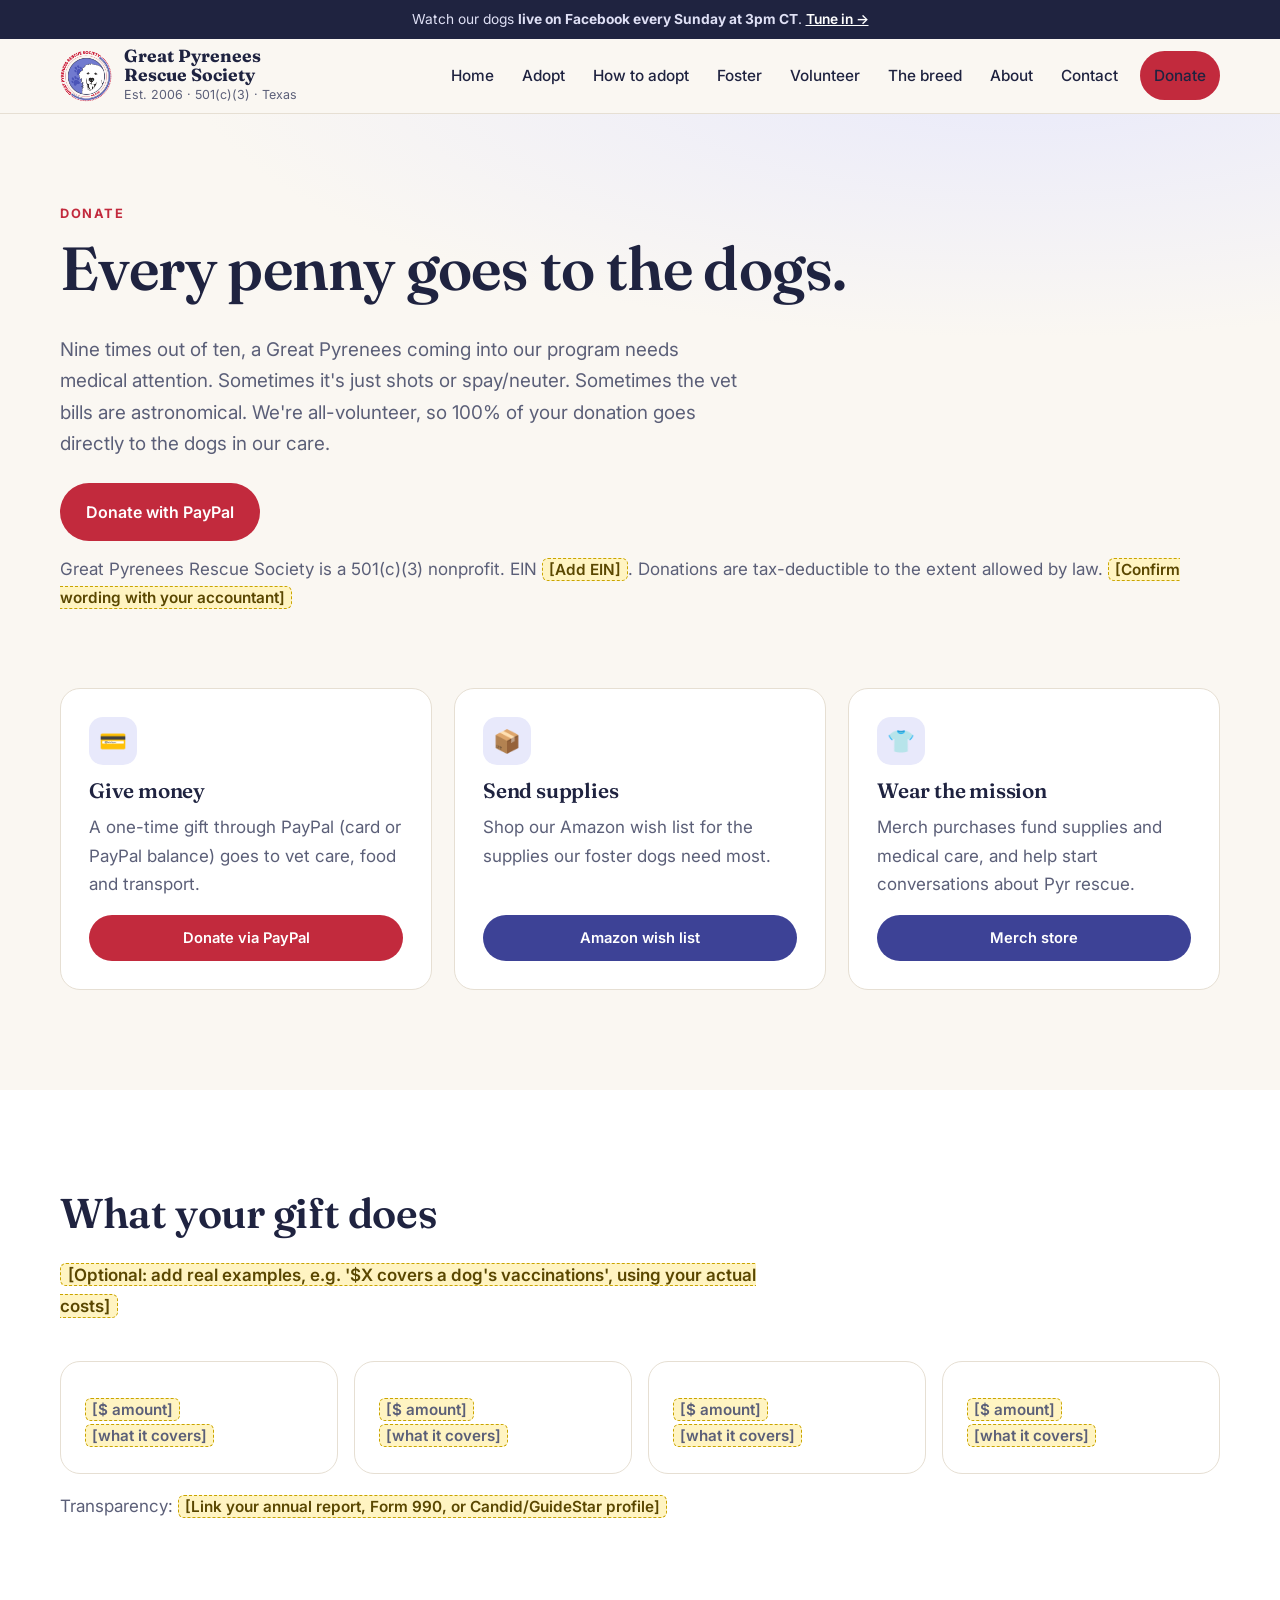
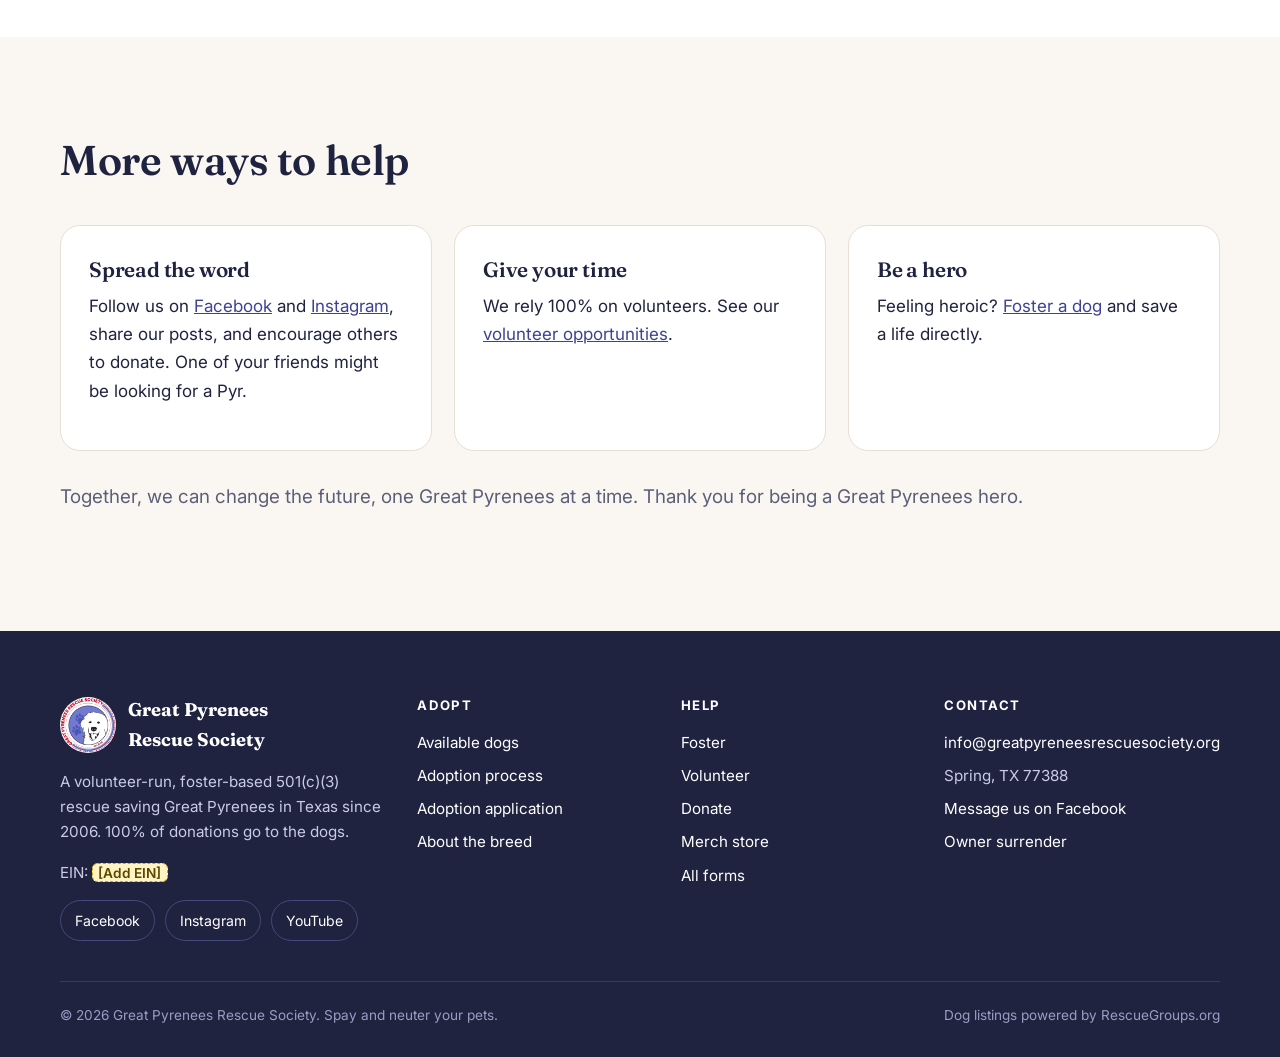
<file: donate.html>
<!doctype html><html lang="en"><head><meta charset="utf-8"><meta name="viewport" content="width=device-width,initial-scale=1">
<title>Donate | Great Pyrenees Rescue Society</title><meta name="description" content="100% of donations go directly to the dogs. Donate via PayPal, our Amazon wish list, or our merch store.">
<meta property="og:title" content="Donate | Great Pyrenees Rescue Society"><meta property="og:description" content="100% of donations go directly to the dogs. Donate via PayPal, our Amazon wish list, or our merch store."><meta property="og:image" content="img/og-logo.jpg"><meta property="og:type" content="website">
<link rel="icon" href="img/favicon.png"><link rel="preconnect" href="https://fonts.googleapis.com"><link rel="preconnect" href="https://fonts.gstatic.com" crossorigin>
<link href="https://fonts.googleapis.com/css2?family=Fraunces:opsz,wght@9..144,500;9..144,600&family=Inter:wght@400;500;600;700&display=swap" rel="stylesheet">
<link rel="stylesheet" href="assets/style.css">
<script type="application/ld+json">{"@context":"https://schema.org","@type":"NGO","name":"Great Pyrenees Rescue Society","alternateName":"GPRS","foundingDate":"2006","email":"info@greatpyreneesrescuesociety.org","address":{"@type":"PostalAddress","addressLocality":"Spring","addressRegion":"TX","postalCode":"77388","addressCountry":"US"},"sameAs":["https://www.facebook.com/rescuegreatpyrs","https://www.instagram.com/GreatPyreneesRescueSocietyinc/","https://www.youtube.com/@gprspyrs"]}</script>
</head><body><a class="skip" href="#main">Skip to content</a>
<div class="topbar">Watch our dogs <b>live on Facebook every Sunday at 3pm CT</b>. <a href="https://www.facebook.com/rescuegreatpyrs" target="_blank" rel="noopener">Tune in →</a></div>
<header class="site"><div class="wrap nav"><a class="brand" href="index.html"><img src="img/logo.png" alt="" width="52" height="52"><span><b>Great Pyrenees<br>Rescue Society</b><small>Est. 2006 · 501(c)(3) · Texas</small></span></a>
<button class="menu-toggle" aria-expanded="false" aria-controls="menu">Menu</button>
<ul class="menu" id="menu"><li><a href="index.html">Home</a></li><li><a href="adopt.html">Adopt</a></li><li><a href="process.html">How to adopt</a></li><li><a href="foster.html">Foster</a></li><li><a href="volunteer.html">Volunteer</a></li><li><a href="breed.html">The breed</a></li><li><a href="about.html">About</a></li><li><a href="contact.html">Contact</a></li><li><a class="btn btn-donate btn-sm" href="donate.html">Donate</a></li></ul></div></header>
<main id="main">
<section class="page-hero"><div class="wrap"><span class="eyebrow">Donate</span><h1>Every penny goes to the dogs.</h1>
<p class="lead">Nine times out of ten, a Great Pyrenees coming into our program needs medical attention. Sometimes it's just shots or spay/neuter. Sometimes the vet bills are astronomical. We're all-volunteer, so 100% of your donation goes directly to the dogs in our care.</p>
<div class="btns"><a class="btn btn-donate" href="https://www.paypal.com/donate/?hosted_button_id=TGUHEX5CQDQXJ" target="_blank" rel="noopener">Donate with PayPal</a></div>
<p class="muted" style="margin-top:14px">Great Pyrenees Rescue Society is a 501(c)(3) nonprofit. EIN <span class="ph">[Add EIN]</span>. Donations are tax-deductible to the extent allowed by law. <span class="ph">[Confirm wording with your accountant]</span></p></div></section>
<section style="padding-top:10px"><div class="wrap"><div class="grid g3">
<div class="give"><div class="icon" aria-hidden="true">💳</div><h3>Give money</h3><p>A one-time gift through PayPal (card or PayPal balance) goes to vet care, food and transport.</p><a class="btn btn-donate btn-sm" href="https://www.paypal.com/donate/?hosted_button_id=TGUHEX5CQDQXJ" target="_blank" rel="noopener">Donate via PayPal</a></div>
<div class="give"><div class="icon" aria-hidden="true">📦</div><h3>Send supplies</h3><p>Shop our Amazon wish list for the supplies our foster dogs need most.</p><a class="btn btn-primary btn-sm" href="https://www.amazon.com/hz/wishlist/ls/1N7H1YOJ8RPEN" target="_blank" rel="noopener">Amazon wish list</a></div>
<div class="give"><div class="icon" aria-hidden="true">👕</div><h3>Wear the mission</h3><p>Merch purchases fund supplies and medical care, and help start conversations about Pyr rescue.</p><a class="btn btn-primary btn-sm" href="https://www.bonfire.com/store/gprs/" target="_blank" rel="noopener">Merch store</a></div>
</div></div></section>
<section class="alt"><div class="wrap"><div class="section-head"><h2>What your gift does</h2><p class="lead"><span class="ph">[Optional: add real examples, e.g. '$X covers a dog's vaccinations', using your actual costs]</span></p></div>
<div class="stats"><div class="stat"><b><span class="ph">[$ amount]</span></b><span><span class="ph">[what it covers]</span></span></div><div class="stat"><b><span class="ph">[$ amount]</span></b><span><span class="ph">[what it covers]</span></span></div><div class="stat"><b><span class="ph">[$ amount]</span></b><span><span class="ph">[what it covers]</span></span></div><div class="stat"><b><span class="ph">[$ amount]</span></b><span><span class="ph">[what it covers]</span></span></div></div>
<p class="muted" style="margin-top:18px">Transparency: <span class="ph">[Link your annual report, Form 990, or Candid/GuideStar profile]</span></p></div></section>
<section><div class="wrap"><div class="section-head"><h2>More ways to help</h2></div><div class="grid g3">
<div class="card"><h3>Spread the word</h3><p>Follow us on <a href="https://www.facebook.com/rescuegreatpyrs" target="_blank" rel="noopener">Facebook</a> and <a href="https://www.instagram.com/GreatPyreneesRescueSocietyinc/" target="_blank" rel="noopener">Instagram</a>, share our posts, and encourage others to donate. One of your friends might be looking for a Pyr.</p></div>
<div class="card"><h3>Give your time</h3><p>We rely 100% on volunteers. See our <a href="volunteer.html">volunteer opportunities</a>.</p></div>
<div class="card"><h3>Be a hero</h3><p>Feeling heroic? <a href="foster.html">Foster a dog</a> and save a life directly.</p></div>
</div><p class="lead" style="margin-top:30px">Together, we can change the future, one Great Pyrenees at a time. Thank you for being a Great Pyrenees hero.</p></div></section></main>
<footer class="site"><div class="wrap"><div class="fgrid">
<div><div class="fbrand"><img src="img/logo.png" alt="" width="56" height="56"><b>Great Pyrenees<br>Rescue Society</b></div>
<p>A volunteer-run, foster-based 501(c)(3) rescue saving Great Pyrenees in Texas since 2006. 100% of donations go to the dogs.</p>
<p>EIN: <span class="ph">[Add EIN]</span></p>
<div class="social"><a href="https://www.facebook.com/rescuegreatpyrs" target="_blank" rel="noopener">Facebook</a><a href="https://www.instagram.com/GreatPyreneesRescueSocietyinc/" target="_blank" rel="noopener">Instagram</a><a href="https://www.youtube.com/@gprspyrs" target="_blank" rel="noopener">YouTube</a></div></div>
<div><h4>Adopt</h4><ul><li><a href="adopt.html">Available dogs</a></li><li><a href="process.html">Adoption process</a></li><li><a href="https://gprs.rescuegroups.org/forms/form?formid=6206" target="_blank" rel="noopener">Adoption application</a></li><li><a href="breed.html">About the breed</a></li></ul></div>
<div><h4>Help</h4><ul><li><a href="foster.html">Foster</a></li><li><a href="volunteer.html">Volunteer</a></li><li><a href="donate.html">Donate</a></li><li><a href="https://www.bonfire.com/store/gprs/" target="_blank" rel="noopener">Merch store</a></li><li><a href="https://gprs.rescuegroups.org/forms" target="_blank" rel="noopener">All forms</a></li></ul></div>
<div><h4>Contact</h4><ul><li><a href="mailto:info@greatpyreneesrescuesociety.org">info@greatpyreneesrescuesociety.org</a></li><li>Spring, TX 77388</li><li><a href="https://www.facebook.com/rescuegreatpyrs" target="_blank" rel="noopener">Message us on Facebook</a></li><li><a href="contact.html#surrender">Owner surrender</a></li></ul></div>
</div><div class="legal"><span>© 2026 Great Pyrenees Rescue Society. Spay and neuter your pets.</span><span>Dog listings powered by RescueGroups.org</span></div></div></footer>
<script>const t=document.querySelector('.menu-toggle'),m=document.getElementById('menu');t.addEventListener('click',()=>{const o=m.classList.toggle('open');t.setAttribute('aria-expanded',o)});</script>
</body></html>
</file>
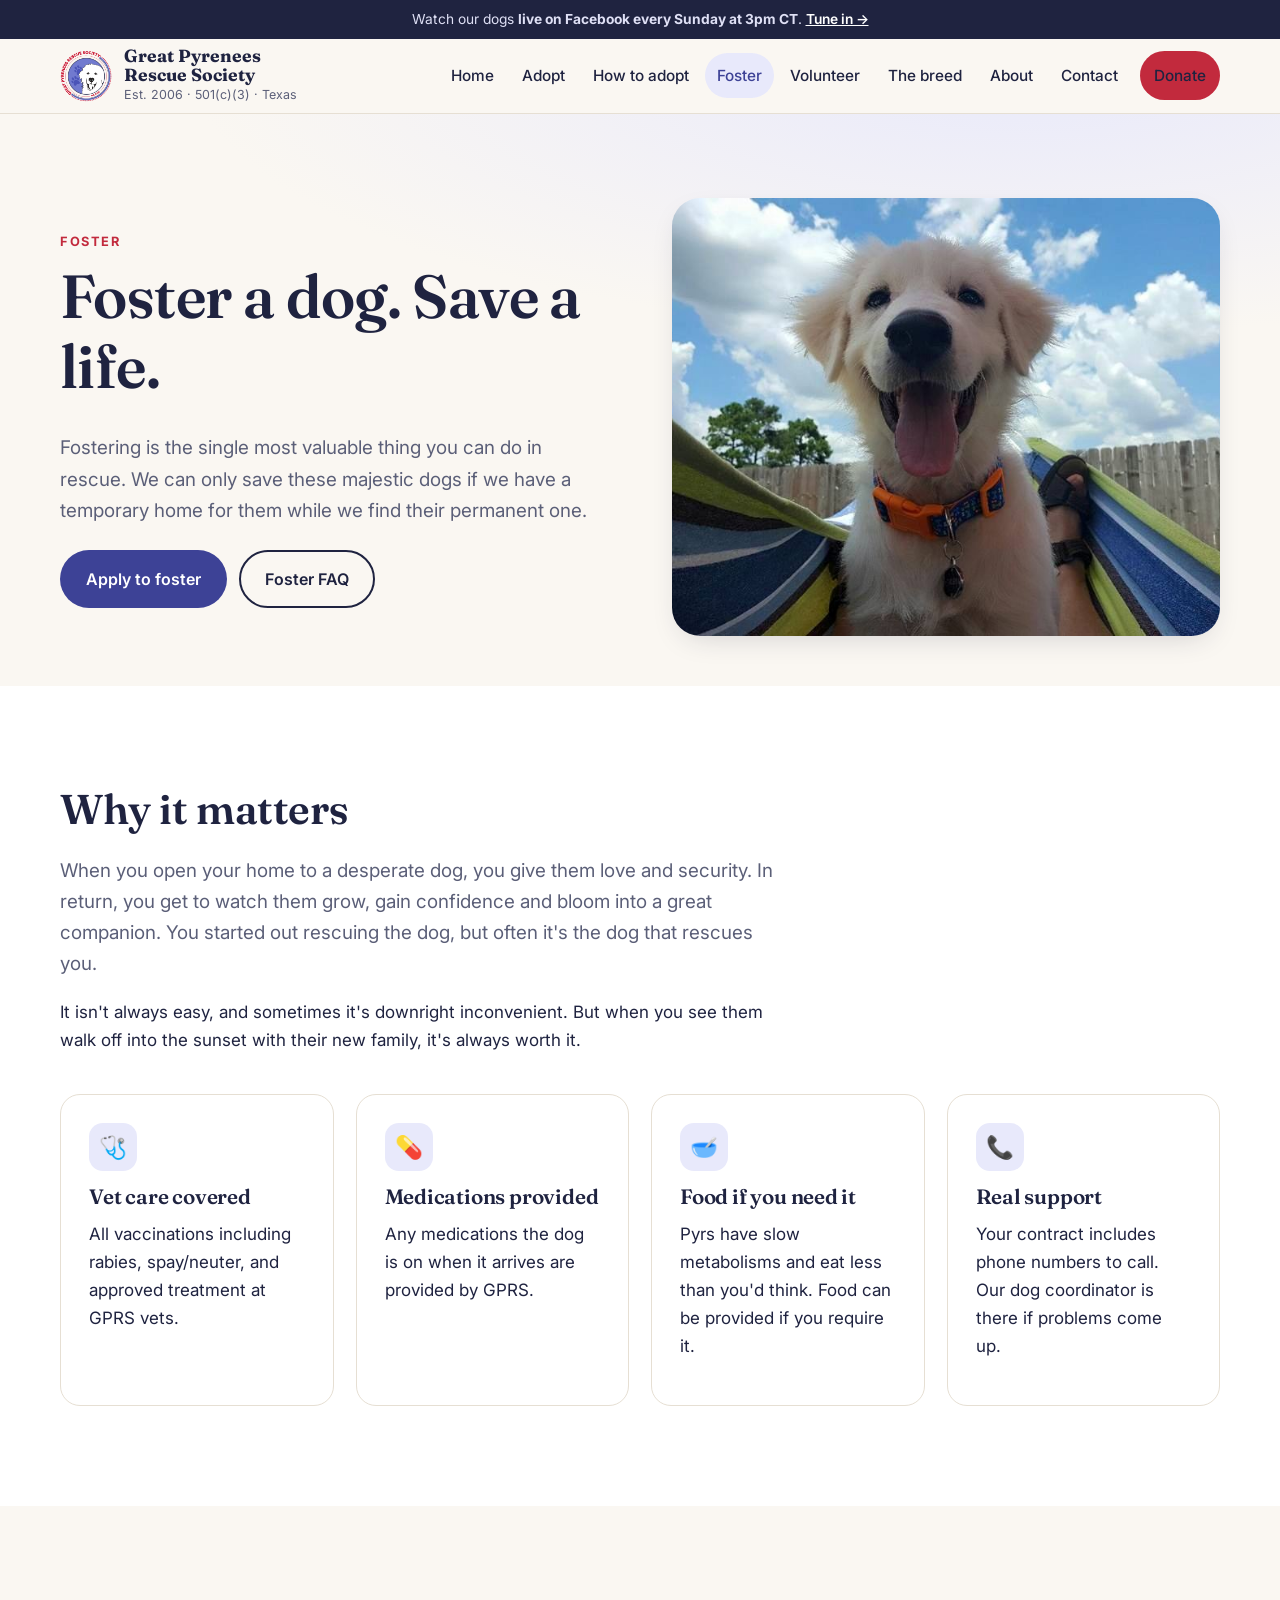
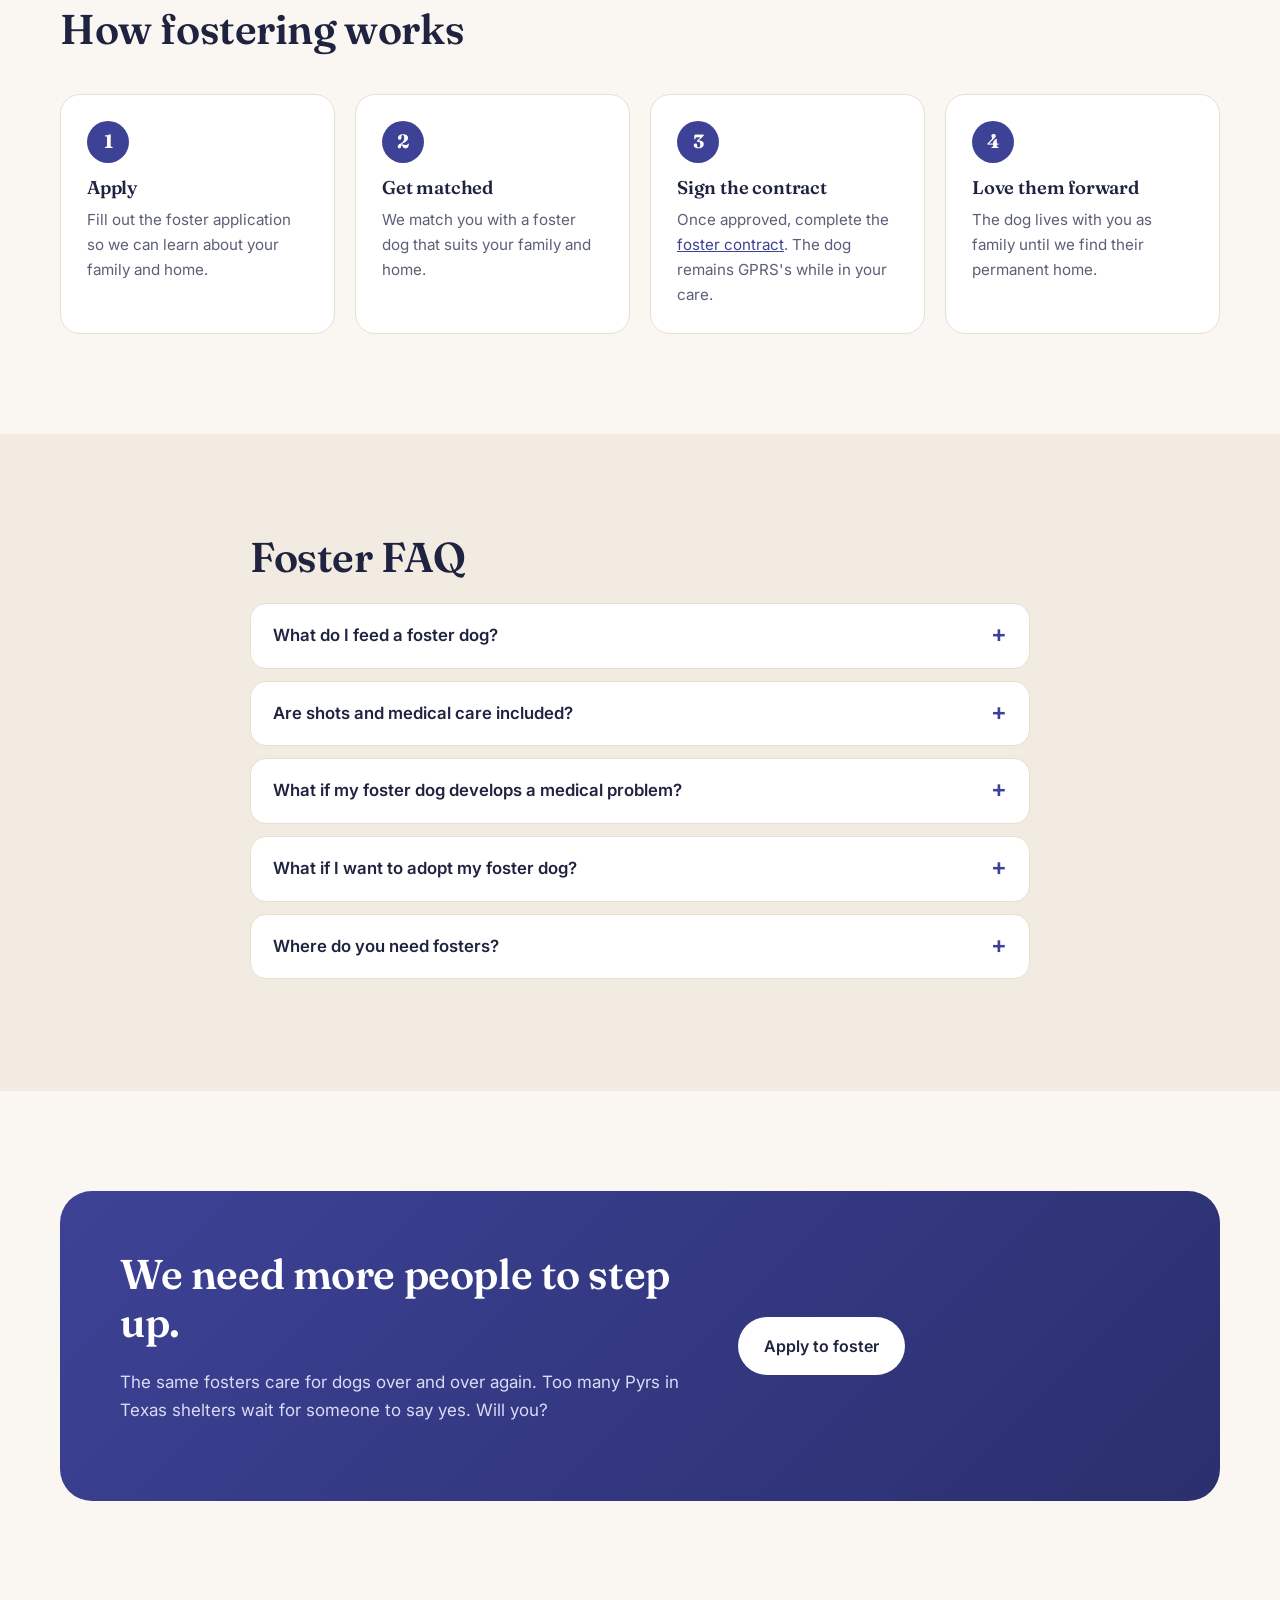
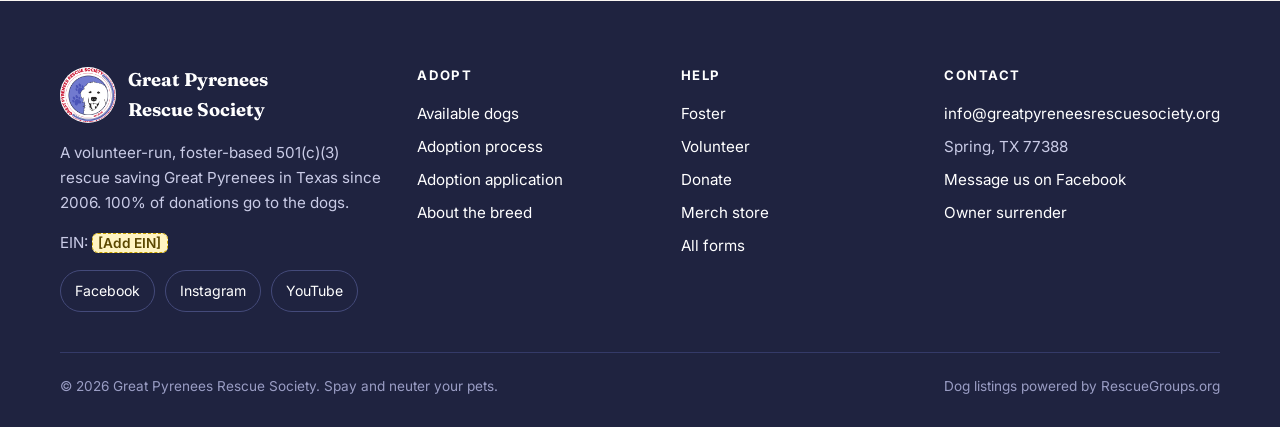
<file: foster.html>
<!doctype html><html lang="en"><head><meta charset="utf-8"><meta name="viewport" content="width=device-width,initial-scale=1">
<title>Foster a Great Pyrenees | GPRS</title><meta name="description" content="Fostering is the most valuable thing you can do in rescue. GPRS covers vet care, vaccinations and medications.">
<meta property="og:title" content="Foster a Great Pyrenees | GPRS"><meta property="og:description" content="Fostering is the most valuable thing you can do in rescue. GPRS covers vet care, vaccinations and medications."><meta property="og:image" content="img/og-logo.jpg"><meta property="og:type" content="website">
<link rel="icon" href="img/favicon.png"><link rel="preconnect" href="https://fonts.googleapis.com"><link rel="preconnect" href="https://fonts.gstatic.com" crossorigin>
<link href="https://fonts.googleapis.com/css2?family=Fraunces:opsz,wght@9..144,500;9..144,600&family=Inter:wght@400;500;600;700&display=swap" rel="stylesheet">
<link rel="stylesheet" href="assets/style.css">
<script type="application/ld+json">{"@context":"https://schema.org","@type":"NGO","name":"Great Pyrenees Rescue Society","alternateName":"GPRS","foundingDate":"2006","email":"info@greatpyreneesrescuesociety.org","address":{"@type":"PostalAddress","addressLocality":"Spring","addressRegion":"TX","postalCode":"77388","addressCountry":"US"},"sameAs":["https://www.facebook.com/rescuegreatpyrs","https://www.instagram.com/GreatPyreneesRescueSocietyinc/","https://www.youtube.com/@gprspyrs"]}</script>
</head><body><a class="skip" href="#main">Skip to content</a>
<div class="topbar">Watch our dogs <b>live on Facebook every Sunday at 3pm CT</b>. <a href="https://www.facebook.com/rescuegreatpyrs" target="_blank" rel="noopener">Tune in →</a></div>
<header class="site"><div class="wrap nav"><a class="brand" href="index.html"><img src="img/logo.png" alt="" width="52" height="52"><span><b>Great Pyrenees<br>Rescue Society</b><small>Est. 2006 · 501(c)(3) · Texas</small></span></a>
<button class="menu-toggle" aria-expanded="false" aria-controls="menu">Menu</button>
<ul class="menu" id="menu"><li><a href="index.html">Home</a></li><li><a href="adopt.html">Adopt</a></li><li><a href="process.html">How to adopt</a></li><li><a href="foster.html" aria-current=page>Foster</a></li><li><a href="volunteer.html">Volunteer</a></li><li><a href="breed.html">The breed</a></li><li><a href="about.html">About</a></li><li><a href="contact.html">Contact</a></li><li><a class="btn btn-donate btn-sm" href="donate.html">Donate</a></li></ul></div></header>
<main id="main">
<section class="page-hero"><div class="wrap split"><div><span class="eyebrow">Foster</span><h1>Foster a dog. Save a life.</h1>
<p class="lead">Fostering is the single most valuable thing you can do in rescue. We can only save these majestic dogs if we have a temporary home for them while we find their permanent one.</p>
<div class="btns"><a class="btn btn-primary" href="https://gprs.rescuegroups.org/forms/form?formid=6281" target="_blank" rel="noopener">Apply to foster</a><a class="btn btn-ghost" href="#faq">Foster FAQ</a></div></div>
<img src="img/foster-puppy.jpg" alt="A smiling Great Pyrenees puppy in a foster home's backyard" width="960" height="540"></div></section>
<section class="alt"><div class="wrap"><div class="section-head"><h2>Why it matters</h2>
<p class="lead">When you open your home to a desperate dog, you give them love and security. In return, you get to watch them grow, gain confidence and bloom into a great companion. You started out rescuing the dog, but often it's the dog that rescues you.</p>
<p>It isn't always easy, and sometimes it's downright inconvenient. But when you see them walk off into the sunset with their new family, it's always worth it.</p></div>
<div class="grid g4">
<div class="card"><div class="icon" aria-hidden="true">🩺</div><h3>Vet care covered</h3><p>All vaccinations including rabies, spay/neuter, and approved treatment at GPRS vets.</p></div>
<div class="card"><div class="icon" aria-hidden="true">💊</div><h3>Medications provided</h3><p>Any medications the dog is on when it arrives are provided by GPRS.</p></div>
<div class="card"><div class="icon" aria-hidden="true">🥣</div><h3>Food if you need it</h3><p>Pyrs have slow metabolisms and eat less than you'd think. Food can be provided if you require it.</p></div>
<div class="card"><div class="icon" aria-hidden="true">📞</div><h3>Real support</h3><p>Your contract includes phone numbers to call. Our dog coordinator is there if problems come up.</p></div>
</div></div></section>
<section><div class="wrap"><div class="section-head"><h2>How fostering works</h2></div><ol class="steps">
<li><h3>Apply</h3><p>Fill out the foster application so we can learn about your family and home.</p></li>
<li><h3>Get matched</h3><p>We match you with a foster dog that suits your family and home.</p></li>
<li><h3>Sign the contract</h3><p>Once approved, complete the <a href="https://gprs.rescuegroups.org/forms/form?formid=1686" target="_blank" rel="noopener">foster contract</a>. The dog remains GPRS's while in your care.</p></li>
<li><h3>Love them forward</h3><p>The dog lives with you as family until we find their permanent home.</p></li></ol></div></section>
<section class="sand" id="faq"><div class="narrow"><h2>Foster FAQ</h2>
<details class="faq"><summary>What do I feed a foster dog?</summary><div class="a">If you have other dogs, you can feed your foster the same food. Great Pyrenees are giant breed dogs with surprisingly slow metabolisms, so they usually need less food than people imagine. It's better to feed an adult twice a day rather than all at once. Food can be provided if you need it.</div></details>
<details class="faq"><summary>Are shots and medical care included?</summary><div class="a">Yes. Your foster dog gets all vaccinations, including rabies, and is spayed or neutered at GPRS vets, paid for by GPRS. Any medications the dog is on when it comes to you are provided.</div></details>
<details class="faq"><summary>What if my foster dog develops a medical problem?</summary><div class="a">Call our dog coordinator. They'll decide with you whether the dog needs to see one of our approved vets, and direct you to the closest one. Once the dog has been seen and treatment is approved by GPRS, we pay for it.</div></details>
<details class="faq"><summary>What if I want to adopt my foster dog?</summary><div class="a">Contact us as soon as possible so you can apply before anyone else is approved. We'll remove the dog from the website, you complete the adoption contract and pay the adoption fee, and your new baby becomes yours.</div></details>
<details class="faq"><summary>Where do you need fosters?</summary><div class="a">We have foster homes in Texas and the Pacific Northwest (Oregon and Washington). The need in Texas is greatest. Many times we can't pull a dog from a shelter without a foster home lined up.</div></details>
</div></section>
<section><div class="wrap"><div class="band"><div><h2>We need more people to step up.</h2><p>The same fosters care for dogs over and over again. Too many Pyrs in Texas shelters wait for someone to say yes. Will you?</p></div><div class="btns" style="margin:0"><a class="btn btn-light" href="https://gprs.rescuegroups.org/forms/form?formid=6281" target="_blank" rel="noopener">Apply to foster</a></div></div></div></section></main>
<footer class="site"><div class="wrap"><div class="fgrid">
<div><div class="fbrand"><img src="img/logo.png" alt="" width="56" height="56"><b>Great Pyrenees<br>Rescue Society</b></div>
<p>A volunteer-run, foster-based 501(c)(3) rescue saving Great Pyrenees in Texas since 2006. 100% of donations go to the dogs.</p>
<p>EIN: <span class="ph">[Add EIN]</span></p>
<div class="social"><a href="https://www.facebook.com/rescuegreatpyrs" target="_blank" rel="noopener">Facebook</a><a href="https://www.instagram.com/GreatPyreneesRescueSocietyinc/" target="_blank" rel="noopener">Instagram</a><a href="https://www.youtube.com/@gprspyrs" target="_blank" rel="noopener">YouTube</a></div></div>
<div><h4>Adopt</h4><ul><li><a href="adopt.html">Available dogs</a></li><li><a href="process.html">Adoption process</a></li><li><a href="https://gprs.rescuegroups.org/forms/form?formid=6206" target="_blank" rel="noopener">Adoption application</a></li><li><a href="breed.html">About the breed</a></li></ul></div>
<div><h4>Help</h4><ul><li><a href="foster.html">Foster</a></li><li><a href="volunteer.html">Volunteer</a></li><li><a href="donate.html">Donate</a></li><li><a href="https://www.bonfire.com/store/gprs/" target="_blank" rel="noopener">Merch store</a></li><li><a href="https://gprs.rescuegroups.org/forms" target="_blank" rel="noopener">All forms</a></li></ul></div>
<div><h4>Contact</h4><ul><li><a href="mailto:info@greatpyreneesrescuesociety.org">info@greatpyreneesrescuesociety.org</a></li><li>Spring, TX 77388</li><li><a href="https://www.facebook.com/rescuegreatpyrs" target="_blank" rel="noopener">Message us on Facebook</a></li><li><a href="contact.html#surrender">Owner surrender</a></li></ul></div>
</div><div class="legal"><span>© 2026 Great Pyrenees Rescue Society. Spay and neuter your pets.</span><span>Dog listings powered by RescueGroups.org</span></div></div></footer>
<script>const t=document.querySelector('.menu-toggle'),m=document.getElementById('menu');t.addEventListener('click',()=>{const o=m.classList.toggle('open');t.setAttribute('aria-expanded',o)});</script>
</body></html>
</file>
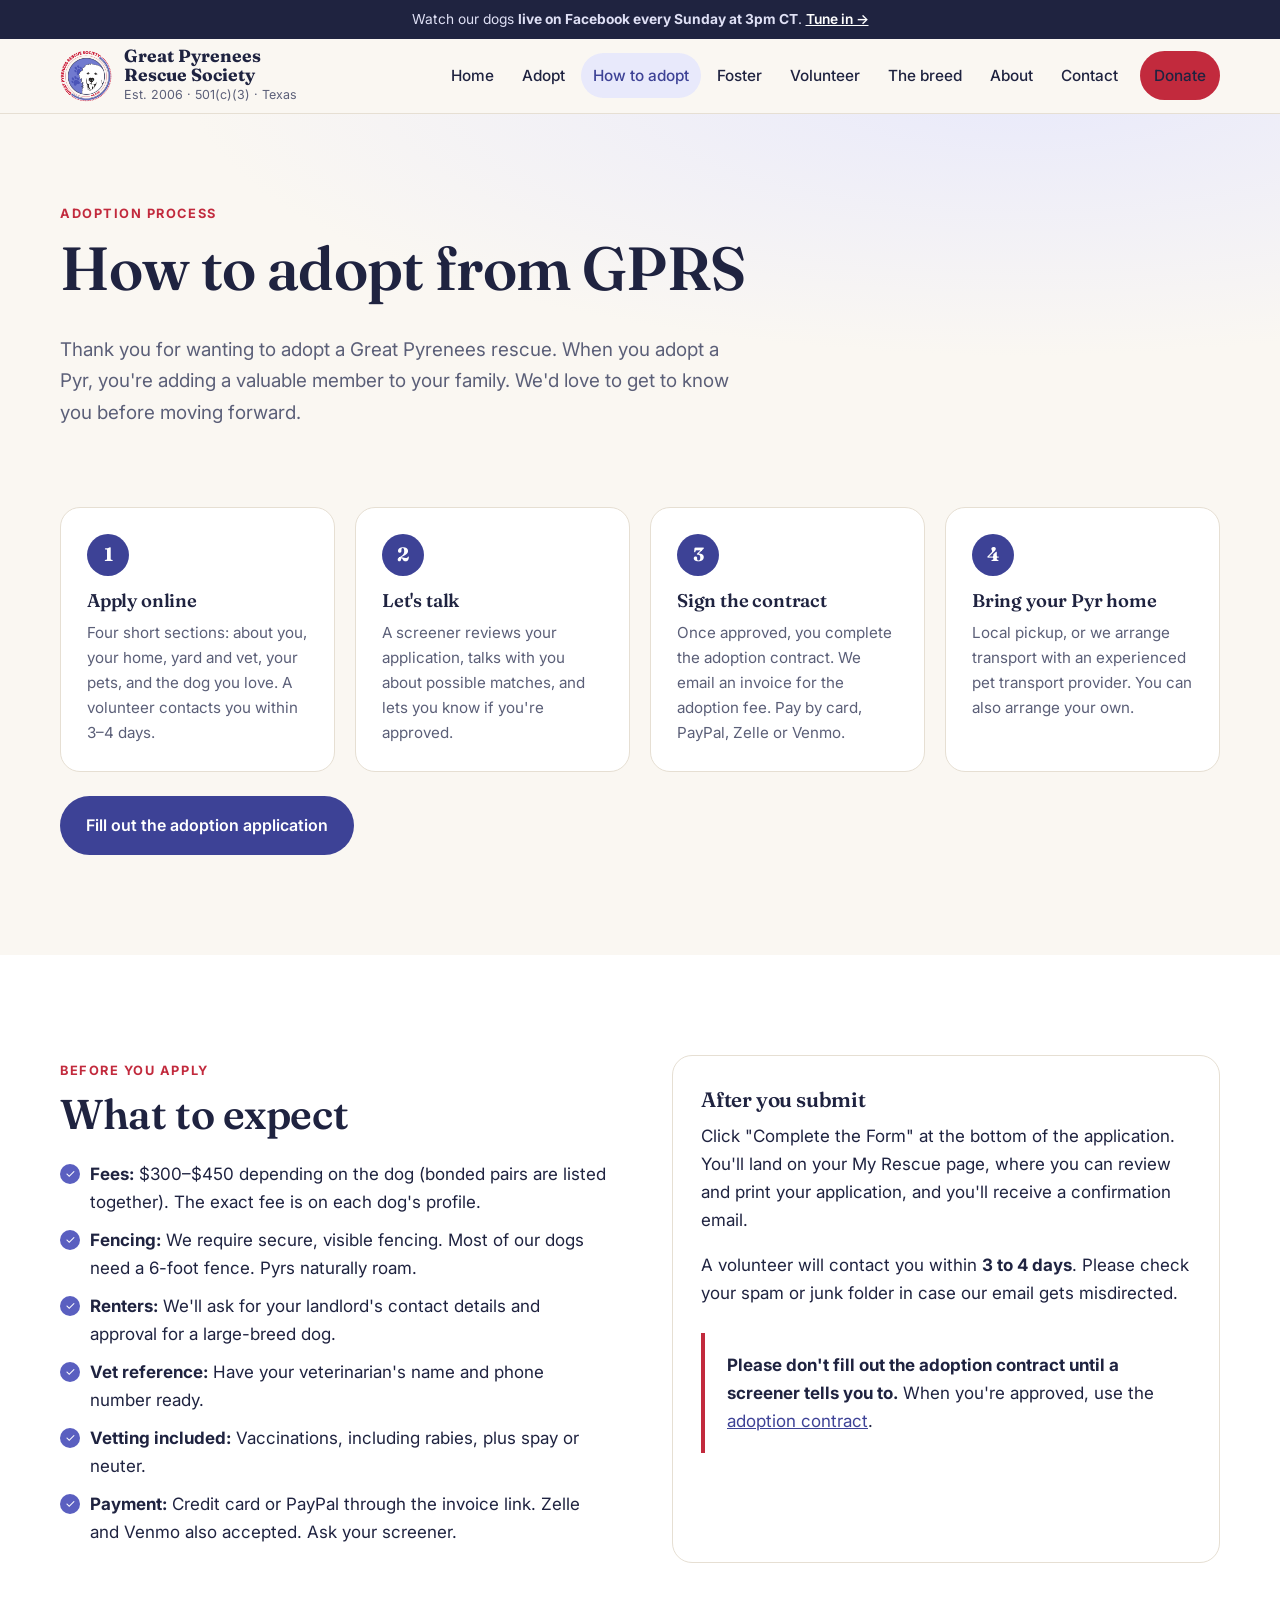
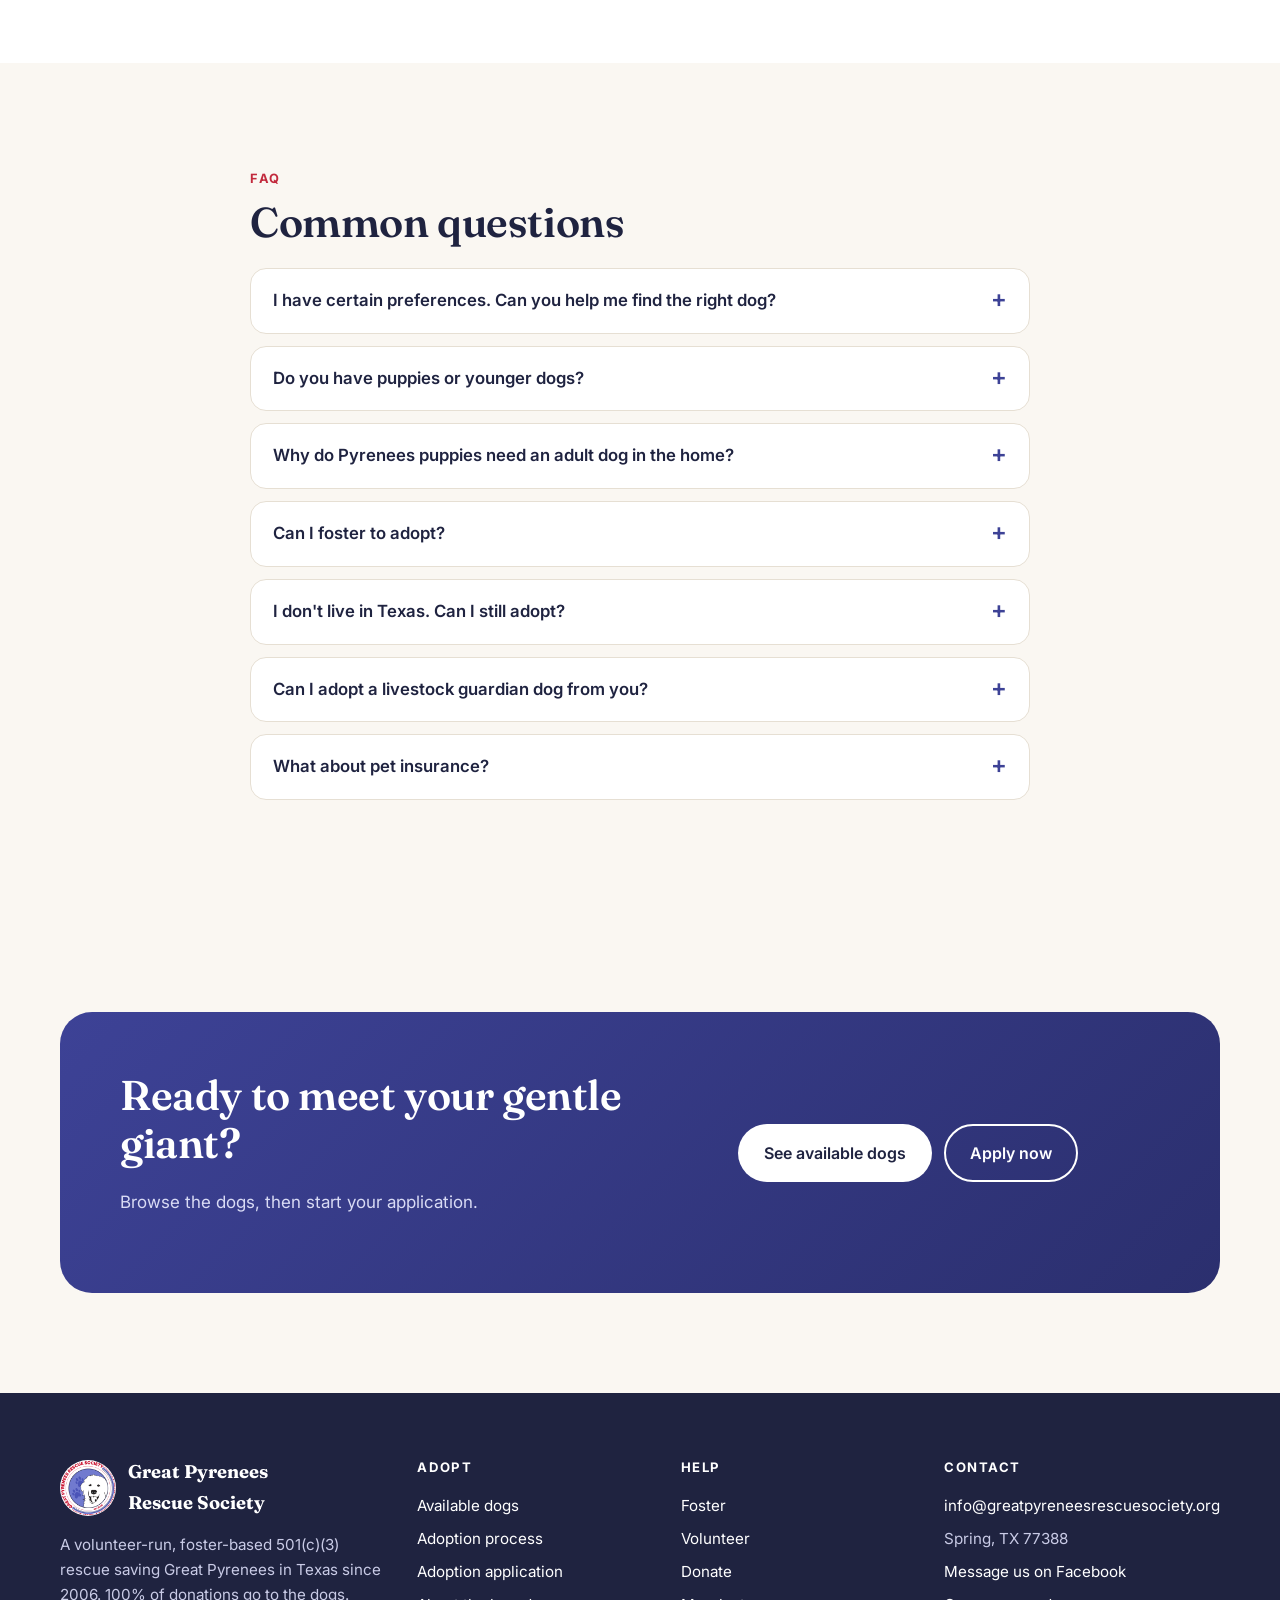
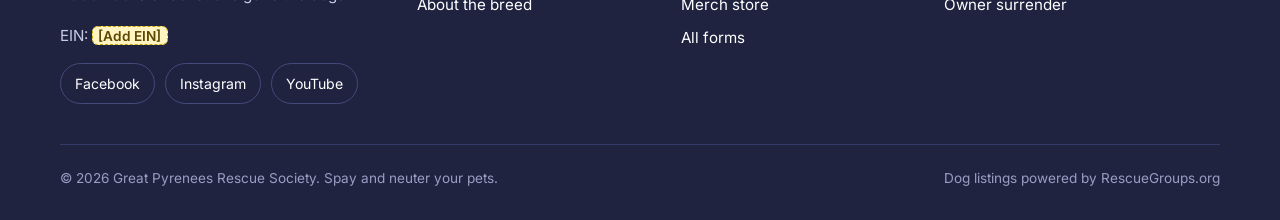
<file: process.html>
<!doctype html><html lang="en"><head><meta charset="utf-8"><meta name="viewport" content="width=device-width,initial-scale=1">
<title>How to Adopt | Adoption Process & FAQ | GPRS</title><meta name="description" content="The Great Pyrenees Rescue Society adoption process: apply, talk with a screener, sign the contract, bring your Pyr home.">
<meta property="og:title" content="How to Adopt | Adoption Process & FAQ | GPRS"><meta property="og:description" content="The Great Pyrenees Rescue Society adoption process: apply, talk with a screener, sign the contract, bring your Pyr home."><meta property="og:image" content="img/og-logo.jpg"><meta property="og:type" content="website">
<link rel="icon" href="img/favicon.png"><link rel="preconnect" href="https://fonts.googleapis.com"><link rel="preconnect" href="https://fonts.gstatic.com" crossorigin>
<link href="https://fonts.googleapis.com/css2?family=Fraunces:opsz,wght@9..144,500;9..144,600&family=Inter:wght@400;500;600;700&display=swap" rel="stylesheet">
<link rel="stylesheet" href="assets/style.css">
<script type="application/ld+json">{"@context":"https://schema.org","@type":"NGO","name":"Great Pyrenees Rescue Society","alternateName":"GPRS","foundingDate":"2006","email":"info@greatpyreneesrescuesociety.org","address":{"@type":"PostalAddress","addressLocality":"Spring","addressRegion":"TX","postalCode":"77388","addressCountry":"US"},"sameAs":["https://www.facebook.com/rescuegreatpyrs","https://www.instagram.com/GreatPyreneesRescueSocietyinc/","https://www.youtube.com/@gprspyrs"]}</script>
</head><body><a class="skip" href="#main">Skip to content</a>
<div class="topbar">Watch our dogs <b>live on Facebook every Sunday at 3pm CT</b>. <a href="https://www.facebook.com/rescuegreatpyrs" target="_blank" rel="noopener">Tune in →</a></div>
<header class="site"><div class="wrap nav"><a class="brand" href="index.html"><img src="img/logo.png" alt="" width="52" height="52"><span><b>Great Pyrenees<br>Rescue Society</b><small>Est. 2006 · 501(c)(3) · Texas</small></span></a>
<button class="menu-toggle" aria-expanded="false" aria-controls="menu">Menu</button>
<ul class="menu" id="menu"><li><a href="index.html">Home</a></li><li><a href="adopt.html">Adopt</a></li><li><a href="process.html" aria-current=page>How to adopt</a></li><li><a href="foster.html">Foster</a></li><li><a href="volunteer.html">Volunteer</a></li><li><a href="breed.html">The breed</a></li><li><a href="about.html">About</a></li><li><a href="contact.html">Contact</a></li><li><a class="btn btn-donate btn-sm" href="donate.html">Donate</a></li></ul></div></header>
<main id="main">
<section class="page-hero"><div class="wrap"><span class="eyebrow">Adoption process</span><h1>How to adopt from GPRS</h1>
<p class="lead">Thank you for wanting to adopt a Great Pyrenees rescue. When you adopt a Pyr, you're adding a valuable member to your family. We'd love to get to know you before moving forward.</p></div></section>
<section style="padding-top:10px"><div class="wrap"><ol class="steps">
<li><h3>Apply online</h3><p>Four short sections: about you, your home, yard and vet, your pets, and the dog you love. A volunteer contacts you within 3–4 days.</p></li>
<li><h3>Let's talk</h3><p>A screener reviews your application, talks with you about possible matches, and lets you know if you're approved.</p></li>
<li><h3>Sign the contract</h3><p>Once approved, you complete the adoption contract. We email an invoice for the adoption fee. Pay by card, PayPal, Zelle or Venmo.</p></li>
<li><h3>Bring your Pyr home</h3><p>Local pickup, or we arrange transport with an experienced pet transport provider. You can also arrange your own.</p></li></ol>
<div class="btns"><a class="btn btn-primary" href="https://gprs.rescuegroups.org/forms/form?formid=6206" target="_blank" rel="noopener">Fill out the adoption application</a></div></div></section>
<section class="alt"><div class="wrap split" style="align-items:start">
<div><span class="eyebrow">Before you apply</span><h2>What to expect</h2>
<ul class="checks">
<li><b>Fees:</b> $300–$450 depending on the dog (bonded pairs are listed together). The exact fee is on each dog's profile.</li>
<li><b>Fencing:</b> We require secure, visible fencing. Most of our dogs need a 6-foot fence. Pyrs naturally roam.</li>
<li><b>Renters:</b> We'll ask for your landlord's contact details and approval for a large-breed dog.</li>
<li><b>Vet reference:</b> Have your veterinarian's name and phone number ready.</li>
<li><b>Vetting included:</b> Vaccinations, including rabies, plus spay or neuter.</li>
<li><b>Payment:</b> Credit card or PayPal through the invoice link. Zelle and Venmo also accepted. Ask your screener.</li></ul></div>
<div class="card"><h3>After you submit</h3><p>Click "Complete the Form" at the bottom of the application. You'll land on your My Rescue page, where you can review and print your application, and you'll receive a confirmation email.</p>
<p>A volunteer will contact you within <b>3 to 4 days</b>. Please check your spam or junk folder in case our email gets misdirected.</p>
<p class="callout"><b>Please don't fill out the adoption contract until a screener tells you to.</b> When you're approved, use the <a href="https://gprs.rescuegroups.org/forms/form?formid=6216" target="_blank" rel="noopener">adoption contract</a>.</p></div>
</div></section>
<section><div class="narrow"><span class="eyebrow">FAQ</span><h2>Common questions</h2>
<details class="faq"><summary>I have certain preferences. Can you help me find the right dog?</summary><div class="a">Yes. While every dog is adoptable, every dog is different, with their own personality and preferences. That's why we match certain dogs with certain owners. Browse our <a href="adopt.html">available dogs</a> for details on each one, and tell your screener what you're looking for.</div></details>
<details class="faq"><summary>Do you have puppies or younger dogs?</summary><div class="a">We have both <a href="https://gprs.rescuegroups.org/animals/browse?special=puppy" target="_blank" rel="noopener">puppies</a> and <a href="https://gprs.rescuegroups.org/animals/browse?special=teens" target="_blank" rel="noopener">teens</a>. Puppies haven't fully developed their personalities yet. Just like children, they grow and change. A teen dog gives you the playfulness of a puppy with a better sense of who they are.</div></details>
<details class="faq"><summary>Why do Pyrenees puppies need an adult dog in the home?</summary><div class="a">Great Pyrenees learn their role from other dogs, not from people. Older dogs teach appropriate dog interaction and socialization, including that biting hurts. Without proper socialization as puppies, they can become very difficult teens and adults.</div></details>
<details class="faq"><summary>Can I foster to adopt?</summary><div class="a">Yes. As a foster, the dog stays with you until someone adopts them. If you decide you want to keep your foster dog, contact us as soon as possible so you can apply before anyone else is approved. <a href="foster.html">Learn about fostering</a>.</div></details>
<details class="faq"><summary>I don't live in Texas. Can I still adopt?</summary><div class="a">Yes. We transport and adopt dogs to Washington, Oregon, Idaho, California, New Mexico and Arizona, along with Texas. We're happy to arrange transport through one of our experienced pet transport providers, and many of our dogs have already traveled to the Pacific Northwest. You're also welcome to arrange your own transport.</div></details>
<details class="faq"><summary>Can I adopt a livestock guardian dog from you?</summary><div class="a">No. Our Pyrenees and Pyr mixes were surrendered because they weren't good with livestock, or were strays found wandering away from their livestock, so we can't safely place them in livestock homes. Our dogs live in foster homes where they learn to be house dogs. For a working dog, we highly recommend <a href="https://www.bluebonnetanimalrescue.org/" target="_blank" rel="noopener">Bluebonnet Animal Rescue</a>, a Texas rescue that specializes in livestock guardian dogs for hobby farms and small livestock homes.</div></details>
<details class="faq"><summary>What about pet insurance?</summary><div class="a">Your current site links to Trupanion pet insurance, but that affiliate link is broken. <span class="ph">[Add an updated Trupanion or other pet-insurance referral link, or remove this question]</span></div></details>
</div></section>
<section><div class="wrap"><div class="band"><div><h2>Ready to meet your gentle giant?</h2><p>Browse the dogs, then start your application.</p></div>
<div class="btns" style="margin:0"><a class="btn btn-light" href="adopt.html">See available dogs</a><a class="btn btn-ghost" style="border-color:#fff;color:#fff" href="https://gprs.rescuegroups.org/forms/form?formid=6206" target="_blank" rel="noopener">Apply now</a></div></div></div></section></main>
<footer class="site"><div class="wrap"><div class="fgrid">
<div><div class="fbrand"><img src="img/logo.png" alt="" width="56" height="56"><b>Great Pyrenees<br>Rescue Society</b></div>
<p>A volunteer-run, foster-based 501(c)(3) rescue saving Great Pyrenees in Texas since 2006. 100% of donations go to the dogs.</p>
<p>EIN: <span class="ph">[Add EIN]</span></p>
<div class="social"><a href="https://www.facebook.com/rescuegreatpyrs" target="_blank" rel="noopener">Facebook</a><a href="https://www.instagram.com/GreatPyreneesRescueSocietyinc/" target="_blank" rel="noopener">Instagram</a><a href="https://www.youtube.com/@gprspyrs" target="_blank" rel="noopener">YouTube</a></div></div>
<div><h4>Adopt</h4><ul><li><a href="adopt.html">Available dogs</a></li><li><a href="process.html">Adoption process</a></li><li><a href="https://gprs.rescuegroups.org/forms/form?formid=6206" target="_blank" rel="noopener">Adoption application</a></li><li><a href="breed.html">About the breed</a></li></ul></div>
<div><h4>Help</h4><ul><li><a href="foster.html">Foster</a></li><li><a href="volunteer.html">Volunteer</a></li><li><a href="donate.html">Donate</a></li><li><a href="https://www.bonfire.com/store/gprs/" target="_blank" rel="noopener">Merch store</a></li><li><a href="https://gprs.rescuegroups.org/forms" target="_blank" rel="noopener">All forms</a></li></ul></div>
<div><h4>Contact</h4><ul><li><a href="mailto:info@greatpyreneesrescuesociety.org">info@greatpyreneesrescuesociety.org</a></li><li>Spring, TX 77388</li><li><a href="https://www.facebook.com/rescuegreatpyrs" target="_blank" rel="noopener">Message us on Facebook</a></li><li><a href="contact.html#surrender">Owner surrender</a></li></ul></div>
</div><div class="legal"><span>© 2026 Great Pyrenees Rescue Society. Spay and neuter your pets.</span><span>Dog listings powered by RescueGroups.org</span></div></div></footer>
<script>const t=document.querySelector('.menu-toggle'),m=document.getElementById('menu');t.addEventListener('click',()=>{const o=m.classList.toggle('open');t.setAttribute('aria-expanded',o)});</script>
</body></html>
</file>
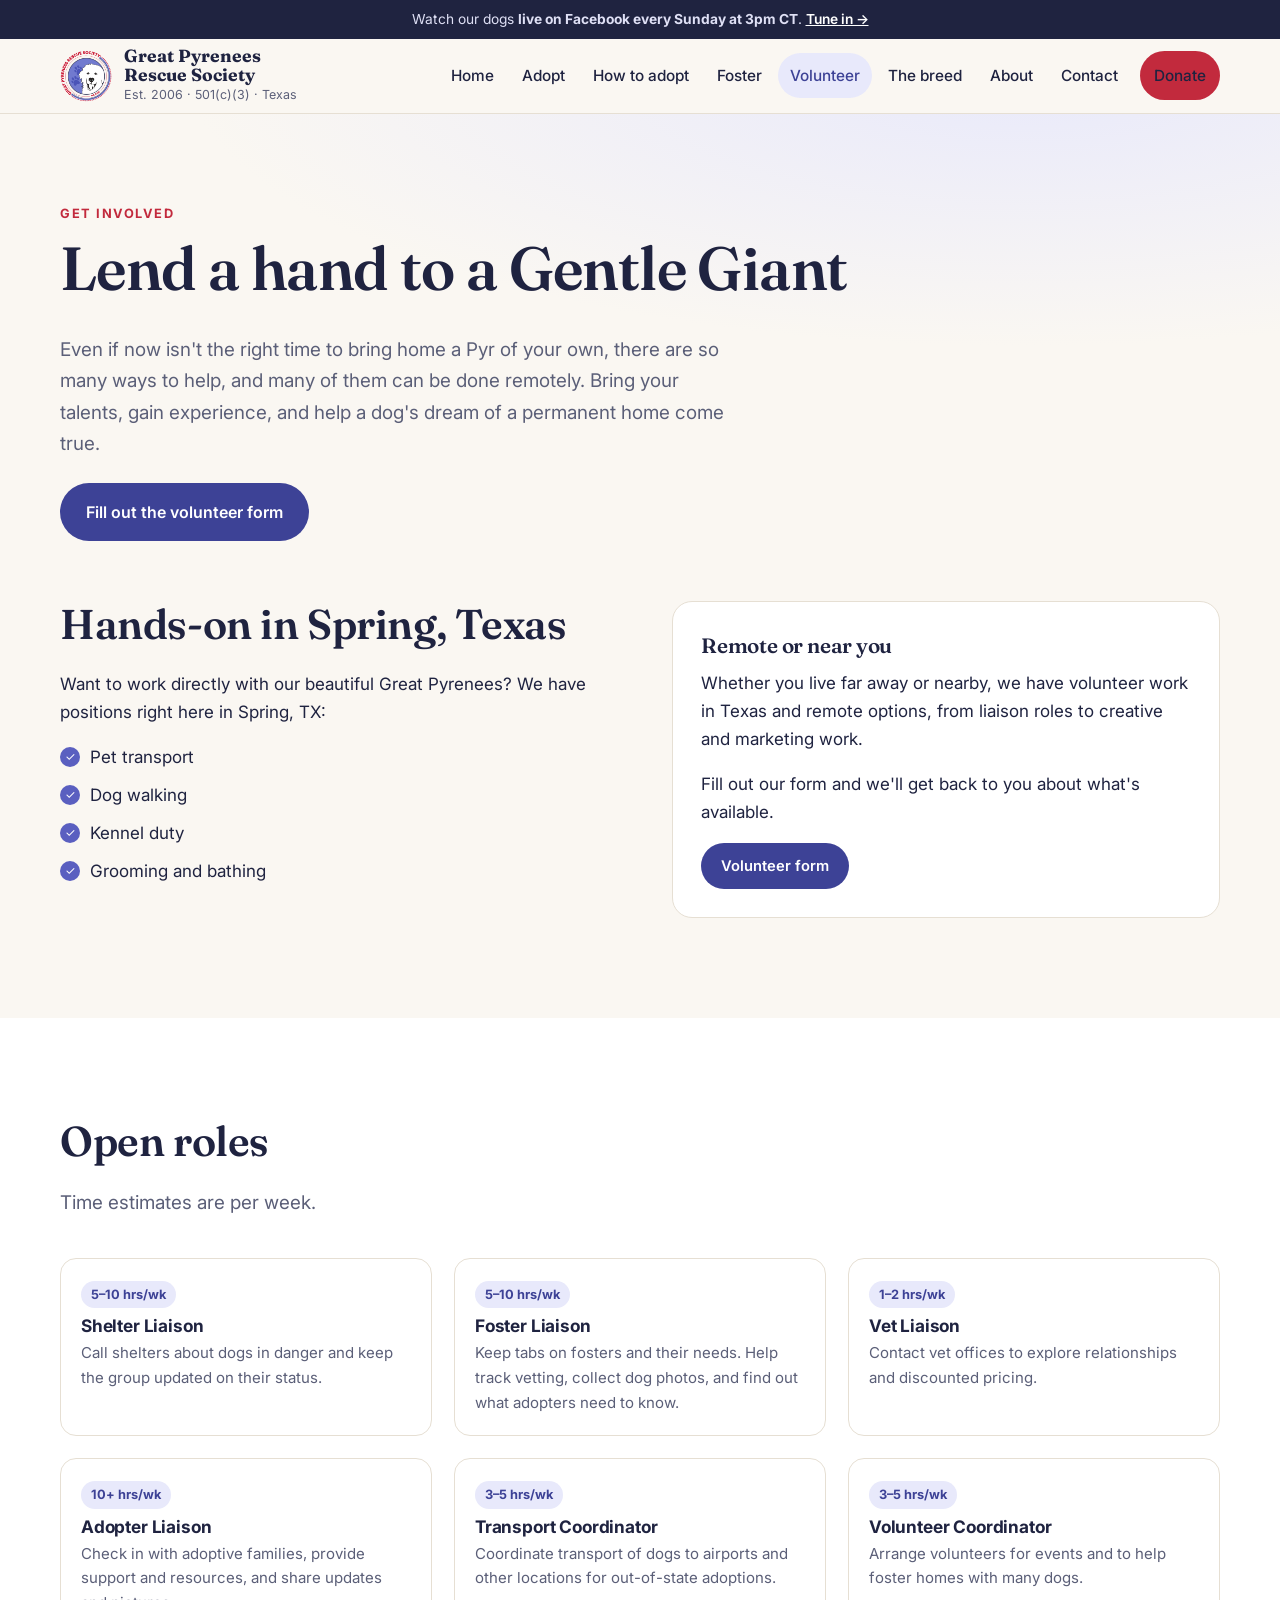
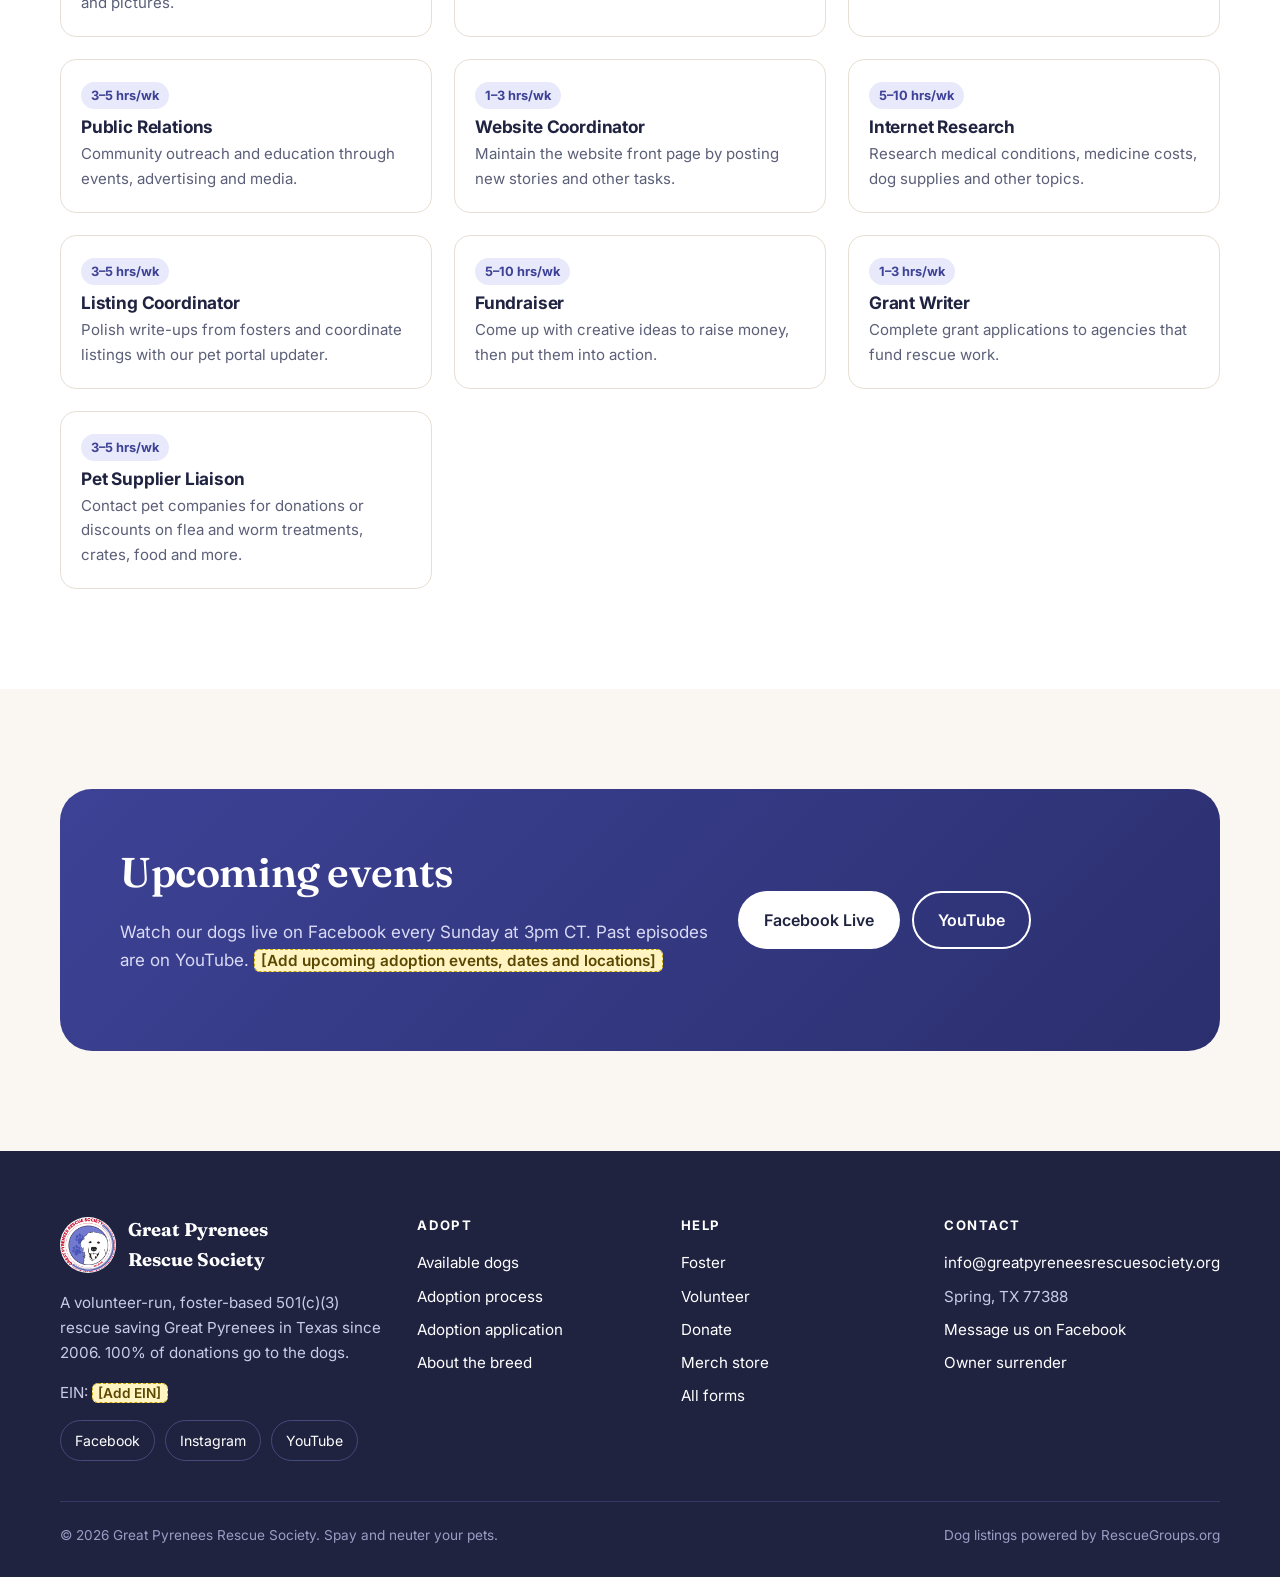
<file: volunteer.html>
<!doctype html><html lang="en"><head><meta charset="utf-8"><meta name="viewport" content="width=device-width,initial-scale=1">
<title>Volunteer | Great Pyrenees Rescue Society</title><meta name="description" content="Volunteer with GPRS in Spring, Texas or remotely: transport, dog walking, grooming, shelter liaison, grant writing and more.">
<meta property="og:title" content="Volunteer | Great Pyrenees Rescue Society"><meta property="og:description" content="Volunteer with GPRS in Spring, Texas or remotely: transport, dog walking, grooming, shelter liaison, grant writing and more."><meta property="og:image" content="img/og-logo.jpg"><meta property="og:type" content="website">
<link rel="icon" href="img/favicon.png"><link rel="preconnect" href="https://fonts.googleapis.com"><link rel="preconnect" href="https://fonts.gstatic.com" crossorigin>
<link href="https://fonts.googleapis.com/css2?family=Fraunces:opsz,wght@9..144,500;9..144,600&family=Inter:wght@400;500;600;700&display=swap" rel="stylesheet">
<link rel="stylesheet" href="assets/style.css">
<script type="application/ld+json">{"@context":"https://schema.org","@type":"NGO","name":"Great Pyrenees Rescue Society","alternateName":"GPRS","foundingDate":"2006","email":"info@greatpyreneesrescuesociety.org","address":{"@type":"PostalAddress","addressLocality":"Spring","addressRegion":"TX","postalCode":"77388","addressCountry":"US"},"sameAs":["https://www.facebook.com/rescuegreatpyrs","https://www.instagram.com/GreatPyreneesRescueSocietyinc/","https://www.youtube.com/@gprspyrs"]}</script>
</head><body><a class="skip" href="#main">Skip to content</a>
<div class="topbar">Watch our dogs <b>live on Facebook every Sunday at 3pm CT</b>. <a href="https://www.facebook.com/rescuegreatpyrs" target="_blank" rel="noopener">Tune in →</a></div>
<header class="site"><div class="wrap nav"><a class="brand" href="index.html"><img src="img/logo.png" alt="" width="52" height="52"><span><b>Great Pyrenees<br>Rescue Society</b><small>Est. 2006 · 501(c)(3) · Texas</small></span></a>
<button class="menu-toggle" aria-expanded="false" aria-controls="menu">Menu</button>
<ul class="menu" id="menu"><li><a href="index.html">Home</a></li><li><a href="adopt.html">Adopt</a></li><li><a href="process.html">How to adopt</a></li><li><a href="foster.html">Foster</a></li><li><a href="volunteer.html" aria-current=page>Volunteer</a></li><li><a href="breed.html">The breed</a></li><li><a href="about.html">About</a></li><li><a href="contact.html">Contact</a></li><li><a class="btn btn-donate btn-sm" href="donate.html">Donate</a></li></ul></div></header>
<main id="main">
<section class="page-hero"><div class="wrap"><span class="eyebrow">Get involved</span><h1>Lend a hand to a Gentle Giant</h1>
<p class="lead">Even if now isn't the right time to bring home a Pyr of your own, there are so many ways to help, and many of them can be done remotely. Bring your talents, gain experience, and help a dog's dream of a permanent home come true.</p>
<div class="btns"><a class="btn btn-primary" href="https://gprs.rescuegroups.org/forms/form?formid=6272" target="_blank" rel="noopener">Fill out the volunteer form</a></div></div></section>
<section style="padding-top:10px"><div class="wrap split" style="align-items:start"><div><h2>Hands-on in Spring, Texas</h2><p>Want to work directly with our beautiful Great Pyrenees? We have positions right here in Spring, TX:</p>
<ul class="checks"><li>Pet transport</li><li>Dog walking</li><li>Kennel duty</li><li>Grooming and bathing</li></ul></div>
<div class="card"><h3>Remote or near you</h3><p>Whether you live far away or nearby, we have volunteer work in Texas and remote options, from liaison roles to creative and marketing work.</p><p>Fill out our form and we'll get back to you about what's available.</p><a class="btn btn-primary btn-sm" href="https://gprs.rescuegroups.org/forms/form?formid=6272" target="_blank" rel="noopener">Volunteer form</a></div></div></section>
<section class="alt"><div class="wrap"><div class="section-head"><h2>Open roles</h2><p class="lead">Time estimates are per week.</p></div>
<div class="grid g3"><div class="role"><span class="hrs">5–10 hrs/wk</span><h3>Shelter Liaison</h3><p>Call shelters about dogs in danger and keep the group updated on their status.</p></div><div class="role"><span class="hrs">5–10 hrs/wk</span><h3>Foster Liaison</h3><p>Keep tabs on fosters and their needs. Help track vetting, collect dog photos, and find out what adopters need to know.</p></div><div class="role"><span class="hrs">1–2 hrs/wk</span><h3>Vet Liaison</h3><p>Contact vet offices to explore relationships and discounted pricing.</p></div><div class="role"><span class="hrs">10+ hrs/wk</span><h3>Adopter Liaison</h3><p>Check in with adoptive families, provide support and resources, and share updates and pictures.</p></div><div class="role"><span class="hrs">3–5 hrs/wk</span><h3>Transport Coordinator</h3><p>Coordinate transport of dogs to airports and other locations for out-of-state adoptions.</p></div><div class="role"><span class="hrs">3–5 hrs/wk</span><h3>Volunteer Coordinator</h3><p>Arrange volunteers for events and to help foster homes with many dogs.</p></div><div class="role"><span class="hrs">3–5 hrs/wk</span><h3>Public Relations</h3><p>Community outreach and education through events, advertising and media.</p></div><div class="role"><span class="hrs">1–3 hrs/wk</span><h3>Website Coordinator</h3><p>Maintain the website front page by posting new stories and other tasks.</p></div><div class="role"><span class="hrs">5–10 hrs/wk</span><h3>Internet Research</h3><p>Research medical conditions, medicine costs, dog supplies and other topics.</p></div><div class="role"><span class="hrs">3–5 hrs/wk</span><h3>Listing Coordinator</h3><p>Polish write-ups from fosters and coordinate listings with our pet portal updater.</p></div><div class="role"><span class="hrs">5–10 hrs/wk</span><h3>Fundraiser</h3><p>Come up with creative ideas to raise money, then put them into action.</p></div><div class="role"><span class="hrs">1–3 hrs/wk</span><h3>Grant Writer</h3><p>Complete grant applications to agencies that fund rescue work.</p></div><div class="role"><span class="hrs">3–5 hrs/wk</span><h3>Pet Supplier Liaison</h3><p>Contact pet companies for donations or discounts on flea and worm treatments, crates, food and more.</p></div></div></div></section>
<section><div class="wrap"><div class="band"><div><h2>Upcoming events</h2><p>Watch our dogs live on Facebook every Sunday at 3pm CT. Past episodes are on YouTube. <span class="ph">[Add upcoming adoption events, dates and locations]</span></p></div>
<div class="btns" style="margin:0"><a class="btn btn-light" href="https://www.facebook.com/rescuegreatpyrs" target="_blank" rel="noopener">Facebook Live</a><a class="btn btn-ghost" style="border-color:#fff;color:#fff" href="https://www.youtube.com/@gprspyrs" target="_blank" rel="noopener">YouTube</a></div></div></div></section></main>
<footer class="site"><div class="wrap"><div class="fgrid">
<div><div class="fbrand"><img src="img/logo.png" alt="" width="56" height="56"><b>Great Pyrenees<br>Rescue Society</b></div>
<p>A volunteer-run, foster-based 501(c)(3) rescue saving Great Pyrenees in Texas since 2006. 100% of donations go to the dogs.</p>
<p>EIN: <span class="ph">[Add EIN]</span></p>
<div class="social"><a href="https://www.facebook.com/rescuegreatpyrs" target="_blank" rel="noopener">Facebook</a><a href="https://www.instagram.com/GreatPyreneesRescueSocietyinc/" target="_blank" rel="noopener">Instagram</a><a href="https://www.youtube.com/@gprspyrs" target="_blank" rel="noopener">YouTube</a></div></div>
<div><h4>Adopt</h4><ul><li><a href="adopt.html">Available dogs</a></li><li><a href="process.html">Adoption process</a></li><li><a href="https://gprs.rescuegroups.org/forms/form?formid=6206" target="_blank" rel="noopener">Adoption application</a></li><li><a href="breed.html">About the breed</a></li></ul></div>
<div><h4>Help</h4><ul><li><a href="foster.html">Foster</a></li><li><a href="volunteer.html">Volunteer</a></li><li><a href="donate.html">Donate</a></li><li><a href="https://www.bonfire.com/store/gprs/" target="_blank" rel="noopener">Merch store</a></li><li><a href="https://gprs.rescuegroups.org/forms" target="_blank" rel="noopener">All forms</a></li></ul></div>
<div><h4>Contact</h4><ul><li><a href="mailto:info@greatpyreneesrescuesociety.org">info@greatpyreneesrescuesociety.org</a></li><li>Spring, TX 77388</li><li><a href="https://www.facebook.com/rescuegreatpyrs" target="_blank" rel="noopener">Message us on Facebook</a></li><li><a href="contact.html#surrender">Owner surrender</a></li></ul></div>
</div><div class="legal"><span>© 2026 Great Pyrenees Rescue Society. Spay and neuter your pets.</span><span>Dog listings powered by RescueGroups.org</span></div></div></footer>
<script>const t=document.querySelector('.menu-toggle'),m=document.getElementById('menu');t.addEventListener('click',()=>{const o=m.classList.toggle('open');t.setAttribute('aria-expanded',o)});</script>
</body></html>
</file>
<file: assets/style.css>
:root{
  --cream:#faf7f2; --paper:#ffffff; --sand:#f1ebe1; --ink:#1f2340; --muted:#5b5f78;
  --indigo:#3d4296; --indigo-2:#5a5fc0; --periwinkle:#e8e9fb; --red:#c22a3d; --red-dark:#9e1f30;
  --line:#e6dfd3; --radius:20px; --shadow:0 10px 30px -12px rgba(31,35,64,.22);
  --serif:"Fraunces",Georgia,"Times New Roman",serif; --sans:"Inter",system-ui,-apple-system,"Segoe UI",Roboto,sans-serif;
}
*{box-sizing:border-box} html{scroll-behavior:smooth}
body{margin:0;font-family:var(--sans);color:var(--ink);background:var(--cream);line-height:1.65;font-size:17px;-webkit-font-smoothing:antialiased}
img{max-width:100%;height:auto;display:block}
a{color:var(--indigo)} a:hover{color:var(--red-dark)}
:focus-visible{outline:3px solid var(--indigo-2);outline-offset:3px;border-radius:6px}
h1,h2,h3{font-family:var(--serif);font-weight:600;line-height:1.15;letter-spacing:-.01em;margin:0 0 .5em}
h1{font-size:clamp(2.2rem,5.5vw,3.8rem)} h2{font-size:clamp(1.7rem,3.6vw,2.6rem)} h3{font-size:1.3rem}
p{margin:0 0 1em}
.wrap{width:min(1160px,100% - 40px);margin-inline:auto}
.narrow{width:min(780px,100% - 40px);margin-inline:auto}
.skip{position:absolute;left:-999px;top:0;background:var(--ink);color:#fff;padding:10px 16px;z-index:100}
.skip:focus{left:10px;top:10px}
.eyebrow{display:inline-block;font-size:.8rem;font-weight:700;letter-spacing:.12em;text-transform:uppercase;color:var(--red);margin-bottom:.8em}
.lead{font-size:1.18rem;color:var(--muted)}
.muted{color:var(--muted)}
/* placeholder notes for the org */
.ph{background:#fff4c2;border:1px dashed #c9a400;color:#5a4700;padding:.05em .4em;border-radius:6px;font-family:var(--sans);font-size:.9em;font-weight:600}
/* header */
.topbar{background:var(--ink);color:#dfe0f5;font-size:.86rem;text-align:center;padding:8px 14px}
.topbar a{color:#fff;font-weight:600}
header.site{position:sticky;top:0;z-index:50;background:rgba(250,247,242,.92);backdrop-filter:saturate(1.4) blur(10px);border-bottom:1px solid var(--line)}
.nav{display:flex;align-items:center;justify-content:space-between;gap:16px;min-height:74px}
.brand{display:flex;align-items:center;gap:12px;text-decoration:none;color:var(--ink)}
.brand img{width:52px;height:52px}
.brand b{font-family:var(--serif);font-size:1.1rem;line-height:1.1;display:block}
.brand small{display:block;color:var(--muted);font-size:.78rem}
.menu{display:flex;align-items:center;gap:4px;list-style:none;margin:0;padding:0}
.menu a{display:block;padding:10px 12px;border-radius:999px;text-decoration:none;color:var(--ink);font-weight:500;font-size:.96rem}
.menu a:hover,.menu a[aria-current=page]{background:var(--periwinkle);color:var(--indigo)}
.menu .btn{margin-left:6px}
.menu-toggle{display:none;background:none;border:1px solid var(--line);border-radius:12px;padding:10px 12px;font:inherit;font-weight:600;color:var(--ink)}
@media (max-width:980px){
  .menu-toggle{display:block}
  .menu{display:none;position:absolute;left:0;right:0;top:100%;flex-direction:column;align-items:stretch;background:var(--cream);padding:12px 20px 22px;border-bottom:1px solid var(--line);box-shadow:var(--shadow)}
  .menu.open{display:flex} .menu a{padding:14px 12px;font-size:1.05rem} .menu .btn{margin:8px 0 0;text-align:center}
}
/* buttons */
.btn{display:inline-flex;align-items:center;justify-content:center;gap:8px;padding:14px 24px;border-radius:999px;font-weight:600;text-decoration:none;border:2px solid transparent;transition:transform .15s,background .15s;font-size:1rem;cursor:pointer}
.btn:hover{transform:translateY(-1px)}
.btn-primary{background:var(--indigo);color:#fff}.btn-primary:hover{background:#2f3378;color:#fff}
.btn-donate{background:var(--red);color:#fff}.btn-donate:hover{background:var(--red-dark);color:#fff}
.btn-ghost{background:transparent;border-color:var(--ink);color:var(--ink)}.btn-ghost:hover{background:var(--ink);color:#fff}
.btn-light{background:#fff;color:var(--ink)}
.btn-sm{padding:9px 18px;font-size:.92rem}
.btns{display:flex;flex-wrap:wrap;gap:12px;margin-top:1.4em}
/* sections */
section{padding:clamp(56px,8vw,100px) 0}
.alt{background:var(--paper)} .sand{background:var(--sand)}
.section-head{max-width:720px;margin-bottom:40px}
.section-head.center{text-align:center;margin-inline:auto}
/* hero */
.hero{padding:clamp(36px,6vw,80px) 0 clamp(48px,7vw,90px)}
.hero-grid{display:grid;grid-template-columns:1.05fr .95fr;gap:clamp(28px,5vw,64px);align-items:center}
.hero-photo{position:relative;margin:0}
.hero-photo img{border-radius:32px;aspect-ratio:4/4.4;object-fit:cover;width:100%;box-shadow:var(--shadow)}
.hero-photo figcaption{position:absolute;left:-22px;bottom:-22px;background:#fff;border-radius:16px;padding:12px 16px;box-shadow:var(--shadow);font-size:.9rem;max-width:250px}
.hero-photo figcaption b{display:block;font-family:var(--serif);font-size:1.05rem}
.trust-row{display:flex;flex-wrap:wrap;gap:10px 22px;margin-top:28px;padding:0;list-style:none;color:var(--muted);font-size:.95rem}
.trust-row li{display:flex;align-items:center;gap:8px}
.trust-row li::before{content:"";width:9px;height:9px;border-radius:50%;background:var(--indigo-2)}
@media (max-width:860px){.hero-grid{grid-template-columns:1fr}.hero-photo{order:-1}.hero-photo img{aspect-ratio:4/3.4}.hero-photo figcaption{position:static;margin:12px 0 0;max-width:none;box-shadow:none;border:1px solid var(--line)}}
/* stats */
.stats{display:grid;grid-template-columns:repeat(4,1fr);gap:16px}
.stat{background:#fff;border:1px solid var(--line);border-radius:var(--radius);padding:24px}
.stat b{display:block;font-family:var(--serif);font-size:2rem;color:var(--indigo);line-height:1.1}
.stat span{color:var(--muted);font-size:.95rem}
@media (max-width:860px){.stats{grid-template-columns:1fr 1fr}}
/* cards */
.grid{display:grid;gap:22px}
.g3{grid-template-columns:repeat(3,1fr)} .g4{grid-template-columns:repeat(4,1fr)} .g2{grid-template-columns:repeat(2,1fr)}
@media (max-width:980px){.g4{grid-template-columns:repeat(2,1fr)}.g3{grid-template-columns:repeat(2,1fr)}}
@media (max-width:620px){.g4,.g3,.g2{grid-template-columns:1fr}}
.card{background:#fff;border:1px solid var(--line);border-radius:var(--radius);padding:28px;height:100%}
.card h3{margin-top:.2em}
.icon{width:48px;height:48px;border-radius:14px;background:var(--periwinkle);color:var(--indigo);display:grid;place-items:center;font-size:1.4rem;margin-bottom:14px}
/* dog cards */
.dogs{display:grid;grid-template-columns:repeat(auto-fill,minmax(250px,1fr));gap:22px}
.dog{background:#fff;border:1px solid var(--line);border-radius:var(--radius);overflow:hidden;display:flex;flex-direction:column;transition:box-shadow .2s,transform .2s}
.dog:hover{box-shadow:var(--shadow);transform:translateY(-3px)}
.dog img{aspect-ratio:1/1;object-fit:cover;width:100%;background:var(--sand)}
.dog .body{padding:18px 20px 20px;display:flex;flex-direction:column;flex:1}
.dog h3{font-size:1.25rem;margin:0 0 4px}
.dog .meta{font-size:.88rem;color:var(--muted);margin-bottom:10px}
.dog p{font-size:.93rem;color:#3c405a;flex:1}
.tags{display:flex;flex-wrap:wrap;gap:6px;margin-bottom:12px}
.tag{font-size:.76rem;font-weight:600;background:var(--periwinkle);color:var(--indigo);padding:4px 10px;border-radius:999px}
.tag.red{background:#fde8eb;color:var(--red-dark)}
.dog .actions{display:flex;gap:8px;flex-wrap:wrap}
/* steps */
.steps{counter-reset:s;display:grid;grid-template-columns:repeat(4,1fr);gap:20px;list-style:none;padding:0;margin:0}
.steps li{background:#fff;border:1px solid var(--line);border-radius:var(--radius);padding:26px;position:relative}
.steps li::before{counter-increment:s;content:counter(s);display:grid;place-items:center;width:42px;height:42px;border-radius:50%;background:var(--indigo);color:#fff;font-weight:700;font-family:var(--serif);font-size:1.2rem;margin-bottom:14px}
.steps h3{font-size:1.15rem}
.steps p{font-size:.95rem;color:var(--muted);margin:0}
@media (max-width:980px){.steps{grid-template-columns:1fr 1fr}} @media (max-width:560px){.steps{grid-template-columns:1fr}}
/* split */
.split{display:grid;grid-template-columns:1fr 1fr;gap:clamp(28px,5vw,64px);align-items:center}
.split img{border-radius:28px;width:100%;aspect-ratio:4/3.2;object-fit:cover;box-shadow:var(--shadow)}
@media (max-width:860px){.split{grid-template-columns:1fr}}
.checks{list-style:none;padding:0;margin:0 0 1em}
.checks li{padding-left:30px;position:relative;margin-bottom:10px}
.checks li::before{content:"✓";position:absolute;left:0;top:0;color:#fff;background:var(--indigo-2);width:20px;height:20px;border-radius:50%;font-size:.75rem;display:grid;place-items:center;margin-top:4px}
/* band */
.band{background:linear-gradient(135deg,var(--indigo),#2b2f6e);color:#fff;border-radius:32px;padding:clamp(32px,5vw,60px);display:grid;grid-template-columns:1.4fr 1fr;gap:28px;align-items:center}
.band h2{color:#fff}.band p{color:#d9dbf5}
@media (max-width:860px){.band{grid-template-columns:1fr}}
.band.red{background:linear-gradient(135deg,#b0273a,#7e1a28)}
/* page hero */
.page-hero{padding:clamp(44px,7vw,84px) 0 clamp(30px,4vw,50px);background:radial-gradient(1200px 400px at 80% -10%,var(--periwinkle),transparent 70%)}
.page-hero .lead{max-width:680px}
/* faq */
details.faq{background:#fff;border:1px solid var(--line);border-radius:16px;padding:0 22px;margin-bottom:12px}
details.faq summary{cursor:pointer;list-style:none;padding:18px 0;font-weight:600;font-size:1.05rem;display:flex;justify-content:space-between;gap:12px}
details.faq summary::-webkit-details-marker{display:none}
details.faq summary::after{content:"+";font-size:1.5rem;line-height:1;color:var(--indigo)}
details.faq[open] summary::after{content:"–"}
details.faq .a{padding:0 0 18px;color:#3c405a}
/* filters */
.filters{display:flex;flex-wrap:wrap;gap:12px;align-items:end;background:#fff;border:1px solid var(--line);border-radius:var(--radius);padding:18px;margin-bottom:26px}
.filters label{display:flex;flex-direction:column;font-size:.82rem;font-weight:600;color:var(--muted);gap:6px}
.filters select,.filters input{font:inherit;font-size:.98rem;padding:10px 12px;border:1px solid var(--line);border-radius:12px;background:var(--cream);color:var(--ink);min-width:150px}
.count{margin-left:auto;color:var(--muted);font-size:.95rem;align-self:center}
.notice{background:var(--periwinkle);border-radius:16px;padding:16px 20px;font-size:.95rem;margin-bottom:22px}
/* roles */
.role{background:#fff;border:1px solid var(--line);border-radius:16px;padding:20px}
.role h3{font-size:1.08rem;margin-bottom:.3em;font-family:var(--sans);font-weight:700}
.role .hrs{font-size:.8rem;font-weight:700;color:var(--indigo);background:var(--periwinkle);border-radius:999px;padding:3px 10px;display:inline-block;margin-bottom:8px}
.role p{font-size:.94rem;color:var(--muted);margin:0}
/* donate options */
.give{display:flex;flex-direction:column;background:#fff;border:1px solid var(--line);border-radius:var(--radius);padding:28px}
.give p{color:var(--muted);flex:1}
/* footer */
footer.site{background:var(--ink);color:#c9cbe6;padding:64px 0 30px;font-size:.95rem}
footer.site a{color:#fff;text-decoration:none} footer.site a:hover{text-decoration:underline}
.fgrid{display:grid;grid-template-columns:1.4fr 1fr 1fr 1fr;gap:28px}
.fgrid h4{color:#fff;font-size:.82rem;letter-spacing:.12em;text-transform:uppercase;margin:0 0 14px}
.fgrid ul{list-style:none;margin:0;padding:0}.fgrid li{margin-bottom:8px}
.fbrand{display:flex;gap:12px;align-items:center;margin-bottom:14px}.fbrand img{width:56px;height:56px;background:#fff;border-radius:50%}
.fbrand b{color:#fff;font-family:var(--serif);font-size:1.15rem}
.social{display:flex;gap:10px;margin-top:14px}.social a{display:inline-flex;padding:8px 14px;border:1px solid #444a7a;border-radius:999px;font-size:.88rem}
.legal{border-top:1px solid #343a68;margin-top:40px;padding-top:22px;display:flex;flex-wrap:wrap;justify-content:space-between;gap:10px;font-size:.85rem;color:#9a9dc4}
@media (max-width:860px){.fgrid{grid-template-columns:1fr 1fr}} @media (max-width:520px){.fgrid{grid-template-columns:1fr}}
.prose h2{margin-top:1.4em}.prose h3{margin-top:1.2em}
.callout{border-left:4px solid var(--red);background:#fff;padding:18px 22px;border-radius:0 16px 16px 0;margin:1.5em 0}
.sr{position:absolute;width:1px;height:1px;overflow:hidden;clip:rect(0 0 0 0)}
@media (prefers-reduced-motion:reduce){*{transition:none!important;scroll-behavior:auto!important}}
</file>
